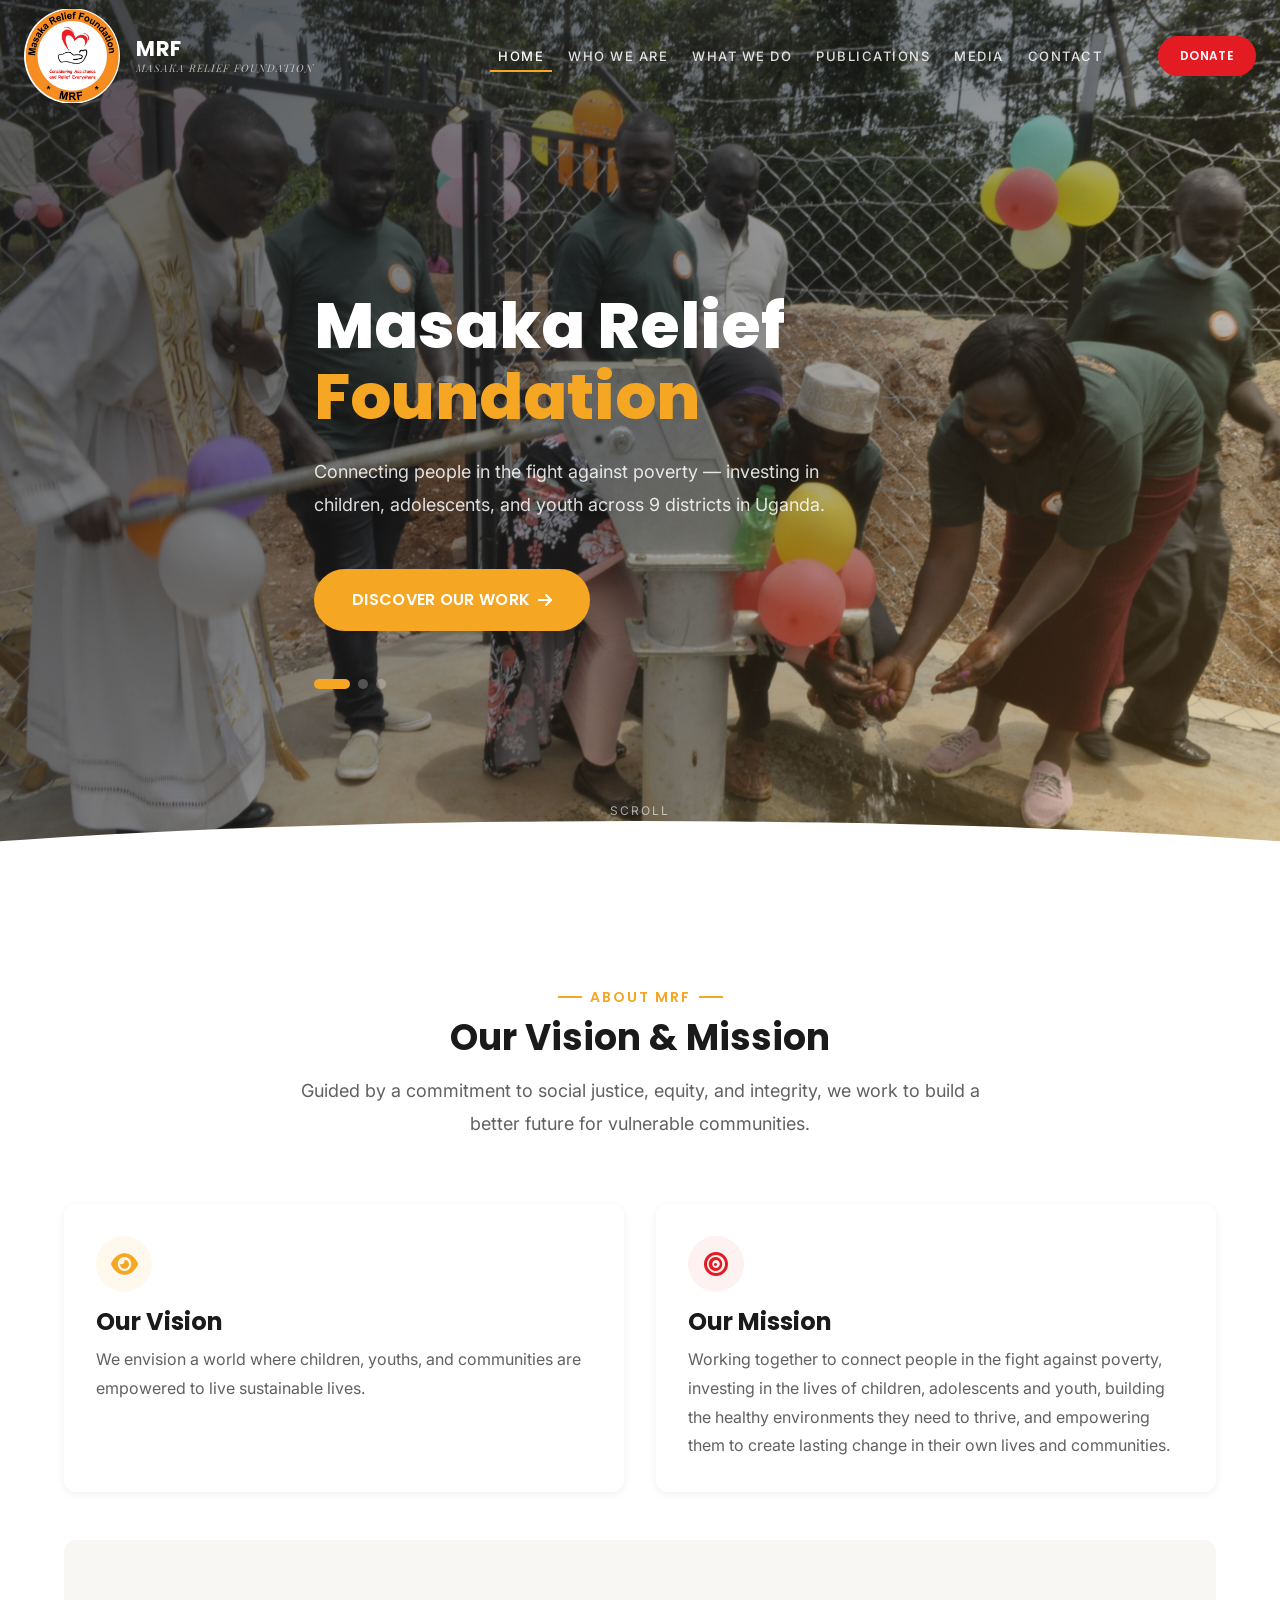
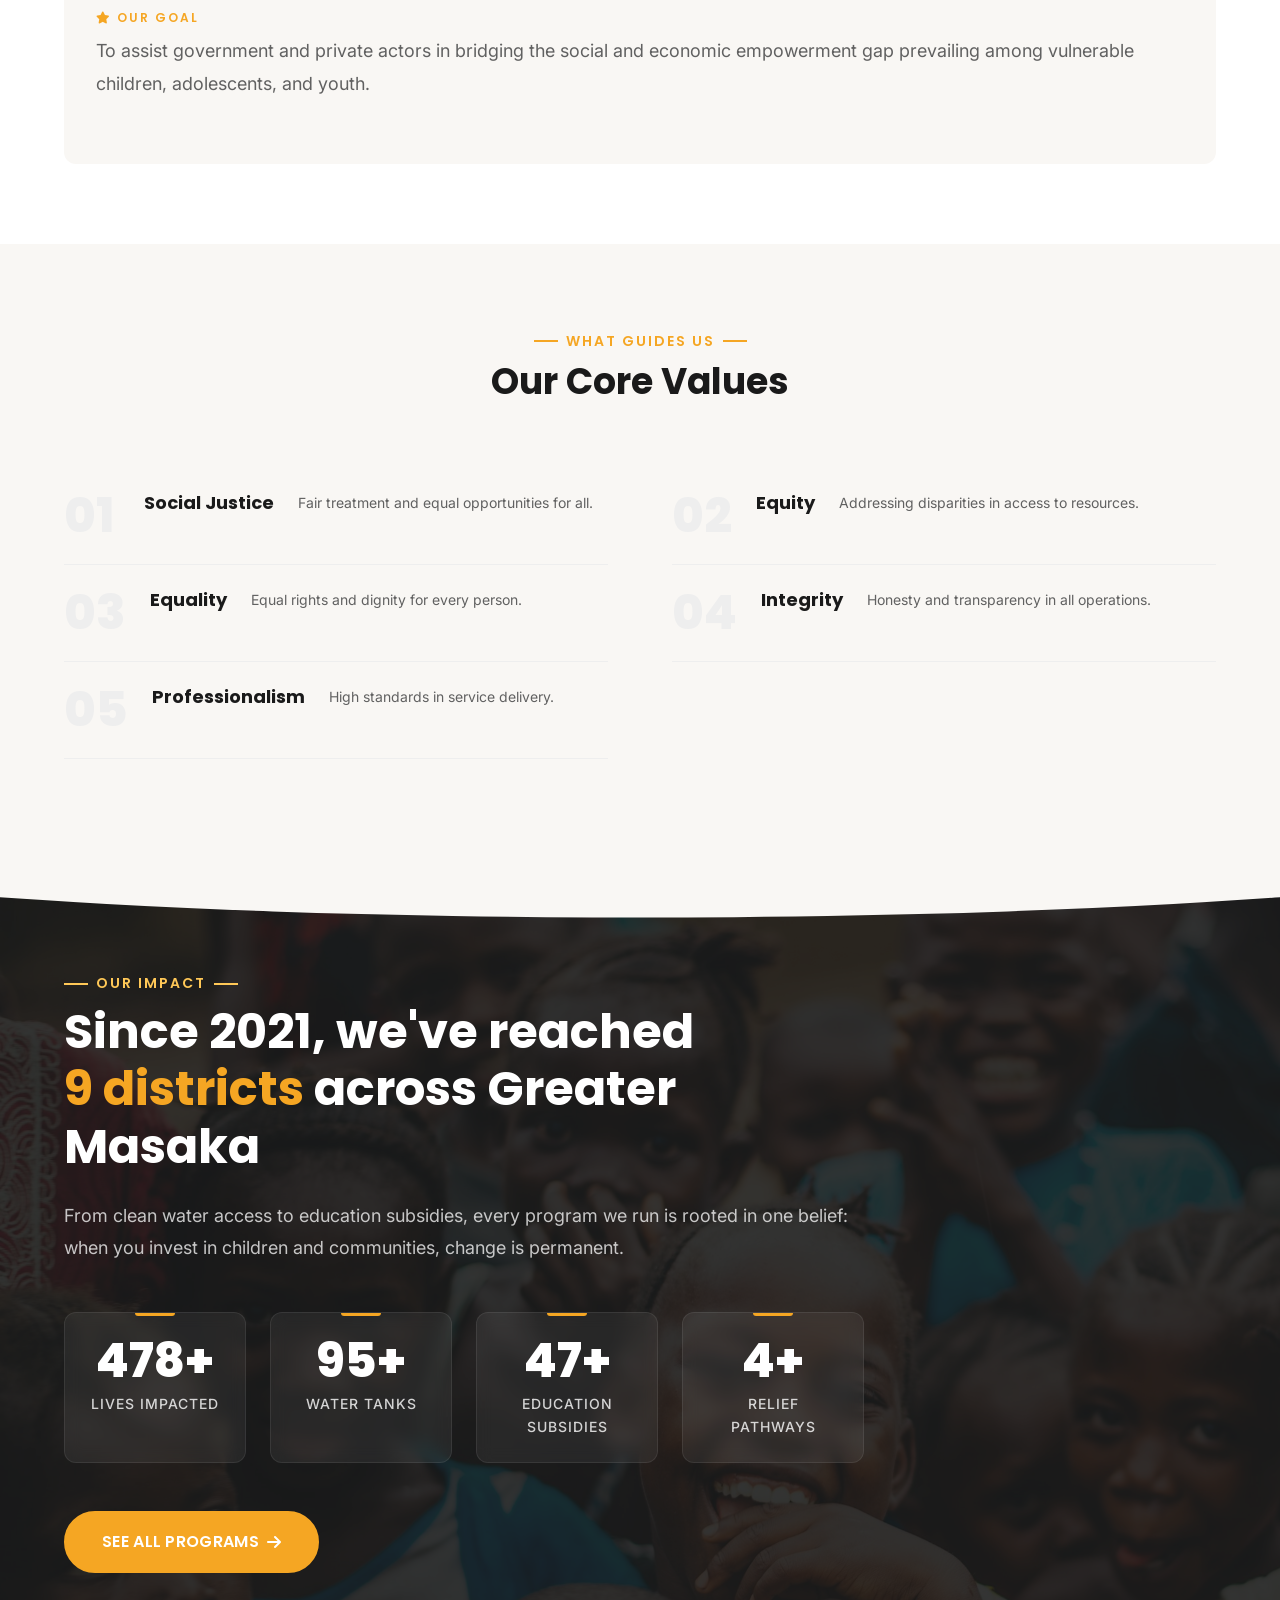
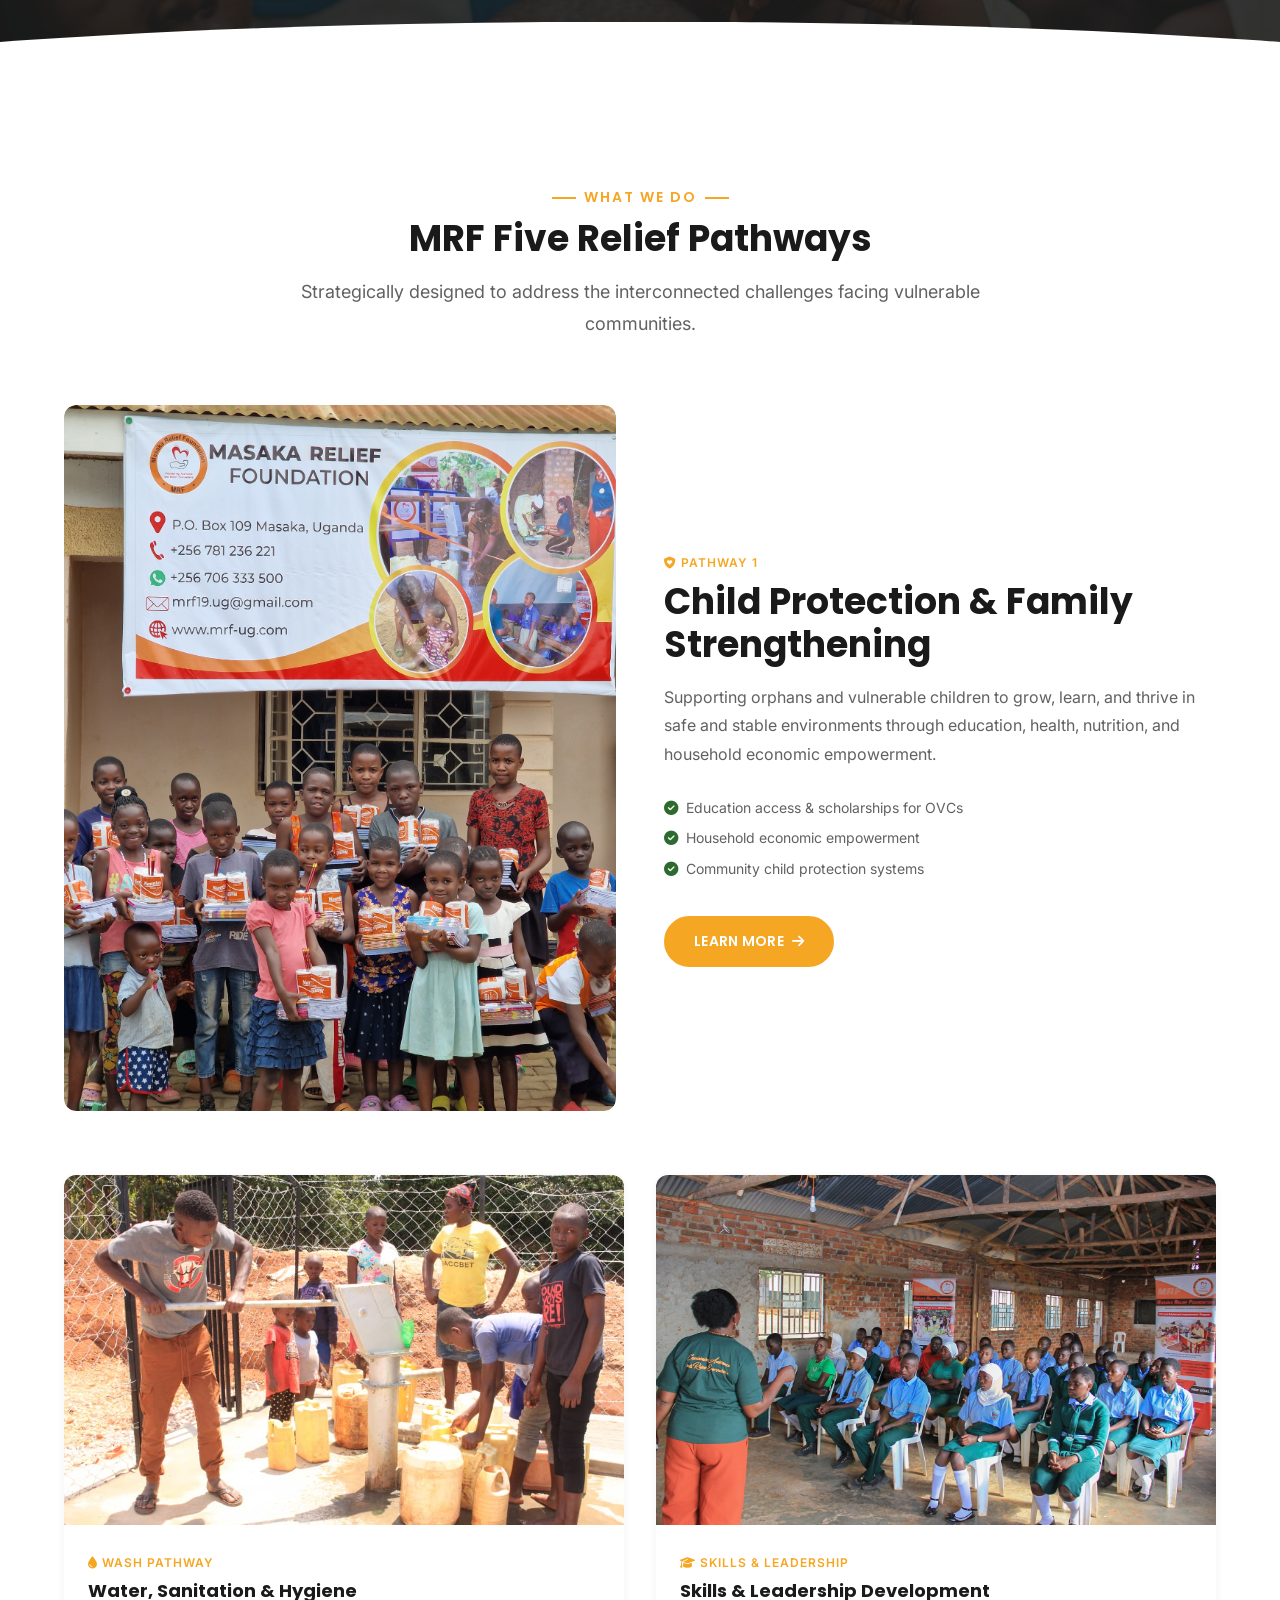
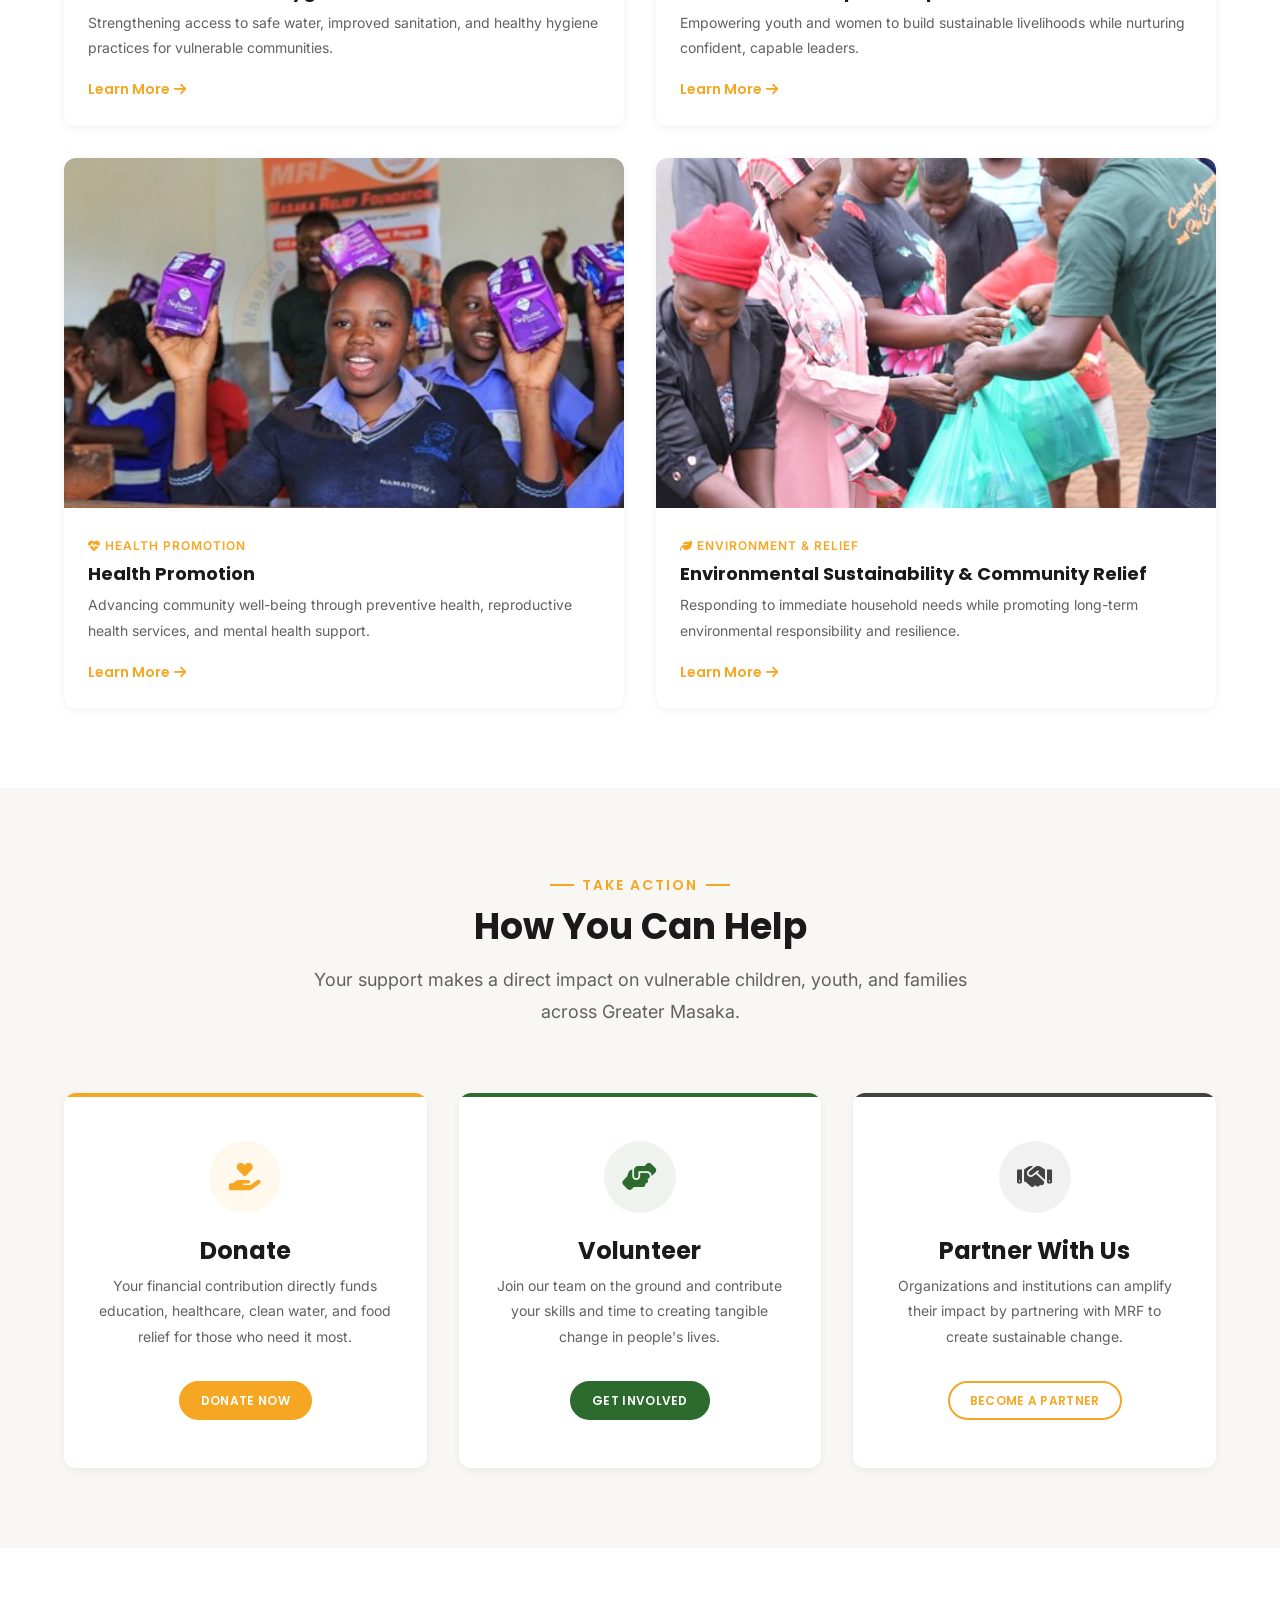
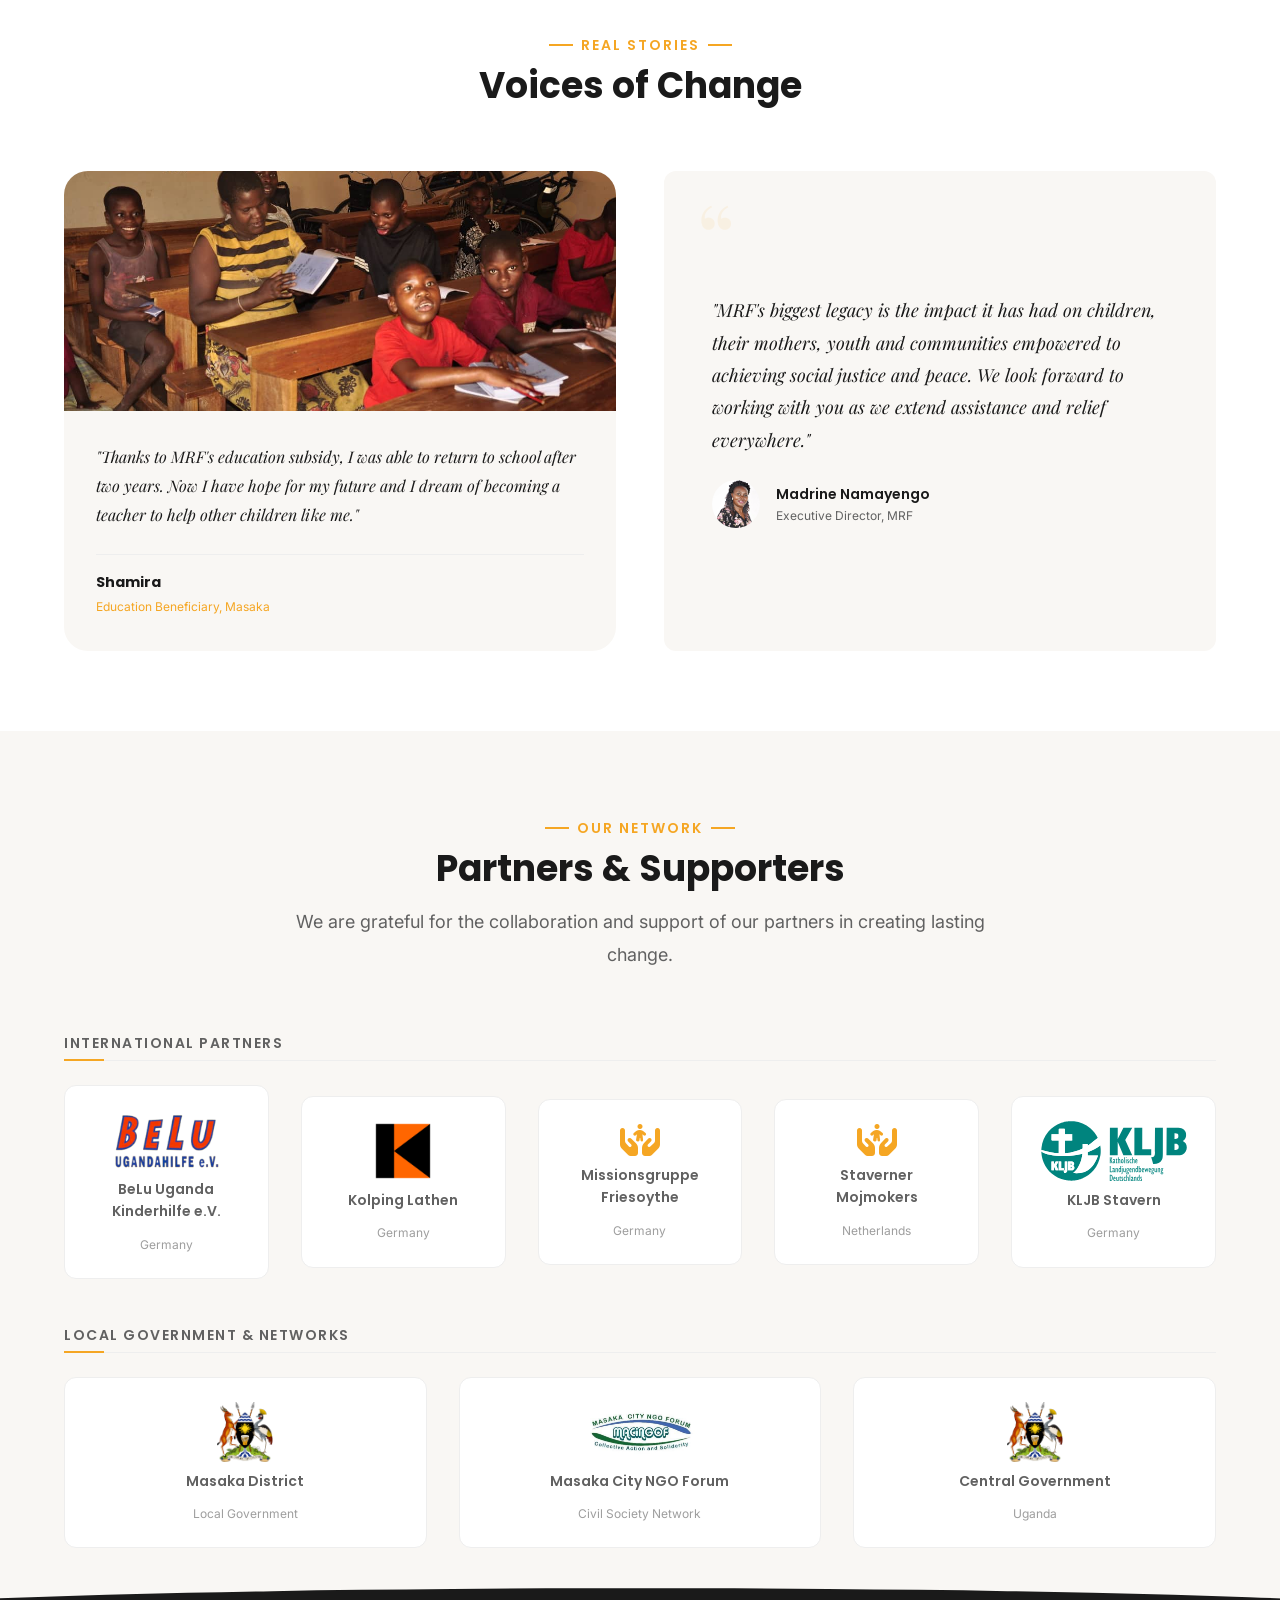
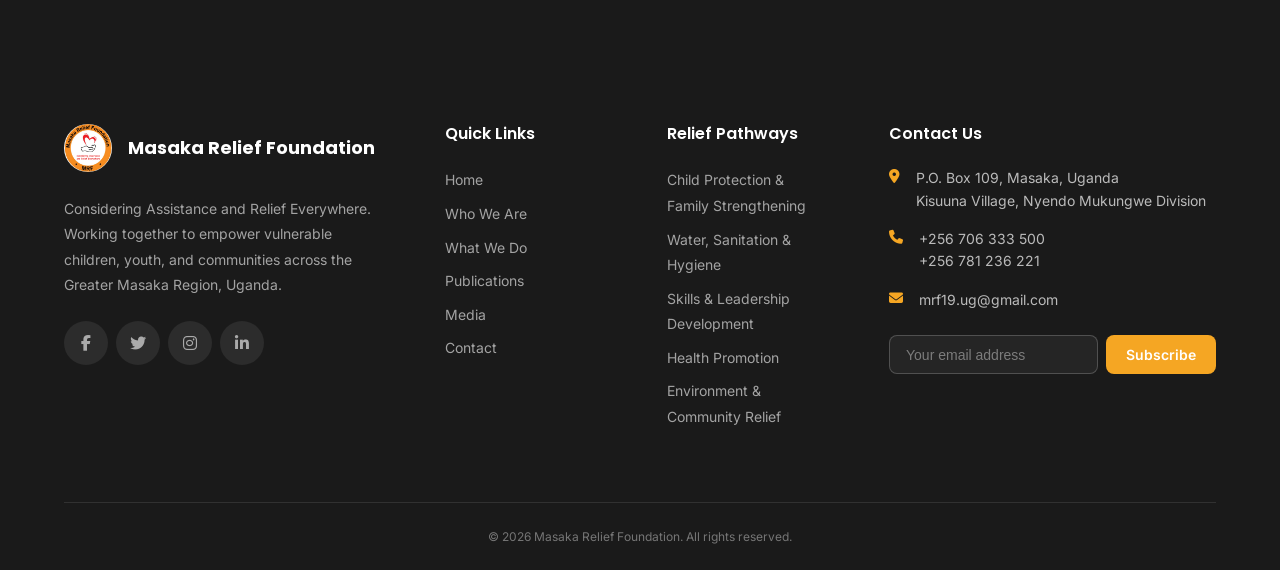
<file: index.html>
<!DOCTYPE html>
<html lang="en">
<head>
  <meta charset="UTF-8">
  <meta name="viewport" content="width=device-width, initial-scale=1.0, viewport-fit=cover">
  <title>Masaka Relief Foundation | Empowering Communities in Uganda</title>
  <meta name="description" content="Masaka Relief Foundation (MRF) empowers vulnerable children, youth, and communities across the Greater Masaka Region, Uganda through education, health, livelihoods, and environmental programs.">
  <meta property="og:title" content="Masaka Relief Foundation | Empowering Communities in Uganda">
  <meta property="og:description" content="Working together to connect people in the fight against poverty in Greater Masaka, Uganda.">
  <meta property="og:type" content="website">
  <meta property="og:image" content="https://mrf-uganda.org/assets/images/logo/mrf-logo.jpg">
  <meta property="og:url" content="https://mrf-uganda.org/">
  <link rel="canonical" href="https://mrf-uganda.org/">
  <link rel="icon" href="assets/images/logo/mrf-logo.jpg" type="image/jpeg">
  <link rel="stylesheet" href="https://cdnjs.cloudflare.com/ajax/libs/font-awesome/6.5.1/css/all.min.css">
  <link rel="stylesheet" href="assets/css/style.css">
  <script type="application/ld+json">
  {
    "@context": "https://schema.org",
    "@type": "NGO",
    "name": "Masaka Relief Foundation",
    "alternateName": "MRF",
    "url": "https://mrf-uganda.org",
    "logo": "https://mrf-uganda.org/assets/images/logo/mrf-logo.jpg",
    "description": "Masaka Relief Foundation empowers vulnerable children, youth, and communities across the Greater Masaka Region, Uganda through education, health, livelihoods, and environmental programs.",
    "address": {
      "@type": "PostalAddress",
      "addressLocality": "Masaka",
      "addressRegion": "Masaka District",
      "addressCountry": "UG"
    },
    "areaServed": "Greater Masaka Region, Uganda",
    "foundingDate": "2021",
    "sameAs": []
  }
  </script>
</head>
<body>
  <a href="#main-content" class="skip-link">Skip to main content</a>

  <!-- Header -->
  <header class="header" id="header">
    <div class="header__inner">
      <a href="index.html" class="header__logo">
        <img src="assets/images/logo/mrf-logo.jpg" alt="Masaka Relief Foundation Logo">
        <div class="header__logo-text">MRF <span>Masaka Relief Foundation</span></div>
      </a>
      <nav class="nav">
        <ul class="nav__list">
          <li><a href="index.html" class="nav__link active">Home</a></li>
          <li><a href="who-we-are.html" class="nav__link">Who We Are</a></li>
          <li><a href="what-we-do.html" class="nav__link">What We Do</a></li>
          <li><a href="publications.html" class="nav__link">Publications</a></li>
          <li><a href="media.html" class="nav__link">Media</a></li>
          <li><a href="contact.html" class="nav__link">Contact</a></li>
        </ul>
        <a href="contact.html#donate" class="btn btn--accent btn--sm btn--pill nav__donate">Donate</a>
      </nav>
      <button class="hamburger" id="hamburger" aria-label="Toggle navigation menu">
        <span class="hamburger__line"></span>
        <span class="hamburger__line"></span>
        <span class="hamburger__line"></span>
      </button>
    </div>
    <div class="nav-overlay" id="nav-overlay">
      <ul class="nav__list">
        <li><a href="index.html" class="nav__link active">Home</a></li>
        <li><a href="who-we-are.html" class="nav__link">Who We Are</a></li>
        <li><a href="what-we-do.html" class="nav__link">What We Do</a></li>
        <li><a href="publications.html" class="nav__link">Publications</a></li>
        <li><a href="media.html" class="nav__link">Media</a></li>
        <li><a href="contact.html" class="nav__link">Contact</a></li>
        <li><a href="contact.html#donate" class="btn btn--accent btn--pill mt-lg">Donate</a></li>
      </ul>
    </div>
  </header>

  <!-- Hero -->
  <section class="hero" id="hero">
    <div class="hero__slides">
      <div class="hero__slide active">
        <img src="assets/images/hero/borehole-launch.jpg" alt="MRF community borehole launch ceremony bringing clean water to Butaaya">
      </div>
      <div class="hero__slide">
        <img src="assets/images/hero/community-food-distribution.jpg" alt="MRF food distribution event supporting vulnerable families in Greater Masaka">
      </div>
      <div class="hero__slide">
        <img src="assets/images/hero/wash-water-tank-family.jpg" alt="Family receiving a water tank through MRF WASH program">
      </div>
    </div>
    <div class="hero__overlay"></div>
    <div class="container hero__content">
      <h1 class="hero__title">Masaka Relief<br><span>Foundation</span></h1>
      <p class="hero__desc">Connecting people in the fight against poverty — investing in children, adolescents, and youth across 9 districts in Uganda.</p>
      <div class="hero__actions">
        <a href="what-we-do.html" class="btn btn--primary btn--lg btn--pill">
          Discover Our Work <i class="fas fa-arrow-right"></i>
        </a>
      </div>
      <!-- Carousel dots -->
      <div class="hero__dots" aria-label="Slide indicators">
        <button class="hero__dot active" data-slide="0" aria-label="Slide 1"></button>
        <button class="hero__dot" data-slide="1" aria-label="Slide 2"></button>
        <button class="hero__dot" data-slide="2" aria-label="Slide 3"></button>
      </div>
    </div>
    <div class="hero__scroll">
      <span>Scroll</span>
      <div class="hero__scroll-line"></div>
    </div>
  </section>

  <!-- Main Content -->
  <main id="main-content">

    <!-- Vision, Mission & Goal -->
    <section class="section" id="about">
      <div class="container">
        <div class="section-header reveal">
          <span class="section-header__label">About MRF</span>
          <h2 class="section-header__title">Our Vision & Mission</h2>
          <p class="section-header__desc">Guided by a commitment to social justice, equity, and integrity, we work to build a better future for vulnerable communities.</p>
        </div>

        <div class="vision-mission reveal">
          <div class="vision-mission__card vision-mission__card--vision">
            <div class="vision-mission__icon">
              <i class="fas fa-eye"></i>
            </div>
            <div class="vision-mission__content">
              <h3>Our Vision</h3>
              <p>We envision a world where children, youths, and communities are empowered to live sustainable lives.</p>
            </div>
          </div>
          <div class="vision-mission__card vision-mission__card--mission">
            <div class="vision-mission__icon">
              <i class="fas fa-bullseye"></i>
            </div>
            <div class="vision-mission__content">
              <h3>Our Mission</h3>
              <p>Working together to connect people in the fight against poverty, investing in the lives of children, adolescents and youth, building the healthy environments they need to thrive, and empowering them to create lasting change in their own lives and communities.</p>
            </div>
          </div>
        </div>

        <div class="goal-banner reveal">
          <div class="goal-banner__accent"></div>
          <div class="goal-banner__content">
            <span class="goal-banner__label"><i class="fas fa-star"></i> Our Goal</span>
            <p>To assist government and private actors in bridging the social and economic empowerment gap prevailing among vulnerable children, adolescents, and youth.</p>
          </div>
        </div>
      </div>
    </section>

    <!-- Core Values — compact strip -->
    <section class="section section--alt">
      <div class="container">
        <div class="section-header reveal">
          <span class="section-header__label">What Guides Us</span>
          <h2 class="section-header__title">Our Core Values</h2>
        </div>

        <div class="values-strip reveal">
          <div class="values-strip__item">
            <div class="values-strip__icon"><i class="fas fa-scale-balanced"></i></div>
            <h4 class="values-strip__title">Social Justice</h4>
            <p class="values-strip__desc">Fair treatment and equal opportunities for all.</p>
          </div>
          <div class="values-strip__item">
            <div class="values-strip__icon"><i class="fas fa-handshake"></i></div>
            <h4 class="values-strip__title">Equity</h4>
            <p class="values-strip__desc">Addressing disparities in access to resources.</p>
          </div>
          <div class="values-strip__item">
            <div class="values-strip__icon"><i class="fas fa-equals"></i></div>
            <h4 class="values-strip__title">Equality</h4>
            <p class="values-strip__desc">Equal rights and dignity for every person.</p>
          </div>
          <div class="values-strip__item">
            <div class="values-strip__icon"><i class="fas fa-shield-halved"></i></div>
            <h4 class="values-strip__title">Integrity</h4>
            <p class="values-strip__desc">Honesty and transparency in all operations.</p>
          </div>
          <div class="values-strip__item">
            <div class="values-strip__icon"><i class="fas fa-award"></i></div>
            <h4 class="values-strip__title">Professionalism</h4>
            <p class="values-strip__desc">High standards in service delivery.</p>
          </div>
        </div>
      </div>
    </section>

    <!-- Impact Story — emotional anchor with real photo -->
    <section class="section section--dark impact-story">
      <div class="impact-story__bg">
        <img src="assets/images/backgrounds/impact-bg.jpg" alt="Smiling children in an African community" loading="lazy">
      </div>
      <div class="container">
        <div class="impact-story__content reveal">
          <span class="section-header__label">Our Impact</span>
          <h2 class="impact-story__title">Since 2021, we've reached<br><span class="impact-story__highlight">9 districts</span> across Greater Masaka</h2>
          <p class="impact-story__desc">From clean water access to education subsidies, every program we run is rooted in one belief: when you invest in children and communities, change is permanent.</p>
          <div class="impact-story__stats">
            <div class="impact-story__stat">
              <div class="stat__number" data-target="500">0</div>
              <div class="stat__label">Lives Impacted</div>
            </div>
            <div class="impact-story__stat">
              <div class="stat__number" data-target="100">0</div>
              <div class="stat__label">Water Tanks</div>
            </div>
            <div class="impact-story__stat">
              <div class="stat__number" data-target="50">0</div>
              <div class="stat__label">Education Subsidies</div>
            </div>
            <div class="impact-story__stat">
              <div class="stat__number" data-target="5">0</div>
              <div class="stat__label">Relief Pathways</div>
            </div>
          </div>
          <a href="what-we-do.html" class="btn btn--primary btn--lg btn--pill">
            See All Programs <i class="fas fa-arrow-right"></i>
          </a>
        </div>
      </div>
    </section>

    <!-- Programs Overview — featured + grid -->
    <section class="section">
      <div class="container">
        <div class="section-header reveal">
          <span class="section-header__label">What We Do</span>
          <h2 class="section-header__title">MRF Five Relief Pathways</h2>
          <p class="section-header__desc">Strategically designed to address the interconnected challenges facing vulnerable communities.</p>
        </div>

        <!-- Featured pathway -->
        <div class="program-featured reveal">
          <div class="program-featured__image">
            <img src="assets/images/programs/child-youth/education-subsidy-3.jpg" alt="Children receiving education supplies from Masaka Relief Foundation" loading="lazy">
          </div>
          <div class="program-featured__body">
            <span class="card__label"><i class="fas fa-shield-heart"></i> Pathway 1</span>
            <h3 class="program-featured__title">Child Protection & Family Strengthening</h3>
            <p>Supporting orphans and vulnerable children to grow, learn, and thrive in safe and stable environments through education, health, nutrition, and household economic empowerment.</p>
            <ul class="program-featured__highlights">
              <li><i class="fas fa-check-circle"></i> Education access & scholarships for OVCs</li>
              <li><i class="fas fa-check-circle"></i> Household economic empowerment</li>
              <li><i class="fas fa-check-circle"></i> Community child protection systems</li>
            </ul>
            <a href="what-we-do.html#child-protection" class="btn btn--primary btn--pill">
              Learn More <i class="fas fa-arrow-right"></i>
            </a>
          </div>
        </div>

        <!-- Other 4 pathways -->
        <div class="grid grid--2 reveal program-grid">
          <article class="card">
            <div class="card__image">
              <img src="assets/images/programs/community-health/borehole-1.jpg" alt="Community borehole construction for clean water access" loading="lazy">
            </div>
            <div class="card__body">
              <span class="card__label"><i class="fas fa-droplet"></i> WASH Pathway</span>
              <h3 class="card__title">Water, Sanitation & Hygiene</h3>
              <p class="card__desc">Strengthening access to safe water, improved sanitation, and healthy hygiene practices for vulnerable communities.</p>
              <a href="what-we-do.html#wash" class="card__link">Learn More <i class="fas fa-arrow-right"></i></a>
            </div>
          </article>

          <article class="card">
            <div class="card__image">
              <img src="assets/images/programs/livelihoods/skills-training-session.jpg" alt="MRF trainer conducting skills and leadership session for youth in Masaka" loading="lazy">
            </div>
            <div class="card__body">
              <span class="card__label"><i class="fas fa-graduation-cap"></i> Skills & Leadership</span>
              <h3 class="card__title">Skills & Leadership Development</h3>
              <p class="card__desc">Empowering youth and women to build sustainable livelihoods while nurturing confident, capable leaders.</p>
              <a href="what-we-do.html#skills-leadership" class="card__link">Learn More <i class="fas fa-arrow-right"></i></a>
            </div>
          </article>

          <article class="card">
            <div class="card__image">
              <img src="assets/images/programs/health-promotion/sanitary-pads-distribution.jpg" alt="MRF distributing sanitary pads to schoolgirls in Masaka" loading="lazy">
            </div>
            <div class="card__body">
              <span class="card__label"><i class="fas fa-heart-pulse"></i> Health Promotion</span>
              <h3 class="card__title">Health Promotion</h3>
              <p class="card__desc">Advancing community well-being through preventive health, reproductive health services, and mental health support.</p>
              <a href="what-we-do.html#health-promotion" class="card__link">Learn More <i class="fas fa-arrow-right"></i></a>
            </div>
          </article>

          <article class="card">
            <div class="card__image">
              <img src="assets/images/programs/environment/community-environment.jpg" alt="Environmental sustainability and community relief" loading="lazy">
            </div>
            <div class="card__body">
              <span class="card__label"><i class="fas fa-leaf"></i> Environment & Relief</span>
              <h3 class="card__title">Environmental Sustainability & Community Relief</h3>
              <p class="card__desc">Responding to immediate household needs while promoting long-term environmental responsibility and resilience.</p>
              <a href="what-we-do.html#environment-relief" class="card__link">Learn More <i class="fas fa-arrow-right"></i></a>
            </div>
          </article>
        </div>
      </div>
    </section>

    <!-- How to Help — no inline styles -->
    <section class="section section--alt">
      <div class="container">
        <div class="section-header reveal">
          <span class="section-header__label">Take Action</span>
          <h2 class="section-header__title">How You Can Help</h2>
          <p class="section-header__desc">Your support makes a direct impact on vulnerable children, youth, and families across Greater Masaka.</p>
        </div>

        <div class="grid grid--3 reveal">
          <div class="action-card action-card--donate">
            <div class="action-card__icon">
              <i class="fas fa-hand-holding-heart"></i>
            </div>
            <h3 class="action-card__title">Donate</h3>
            <p class="action-card__desc">Your financial contribution directly funds education, healthcare, clean water, and food relief for those who need it most.</p>
            <a href="contact.html#donate" class="btn btn--primary btn--sm btn--pill">Donate Now</a>
          </div>

          <div class="action-card action-card--volunteer">
            <div class="action-card__icon">
              <i class="fas fa-hands-helping"></i>
            </div>
            <h3 class="action-card__title">Volunteer</h3>
            <p class="action-card__desc">Join our team on the ground and contribute your skills and time to creating tangible change in people's lives.</p>
            <a href="contact.html" class="btn btn--green btn--sm btn--pill">Get Involved</a>
          </div>

          <div class="action-card action-card--partner">
            <div class="action-card__icon">
              <i class="fas fa-handshake"></i>
            </div>
            <h3 class="action-card__title">Partner With Us</h3>
            <p class="action-card__desc">Organizations and institutions can amplify their impact by partnering with MRF to create sustainable change.</p>
            <a href="contact.html" class="btn btn--secondary btn--sm btn--pill">Become a Partner</a>
          </div>
        </div>
      </div>
    </section>

    <!-- Testimonial — beneficiary story + ED -->
    <section class="section">
      <div class="container">
        <div class="section-header reveal">
          <span class="section-header__label">Real Stories</span>
          <h2 class="section-header__title">Voices of Change</h2>
        </div>

        <div class="testimonial-split reveal">
          <!-- Beneficiary story -->
          <div class="testimonial-card">
            <div class="testimonial-card__image">
              <img src="assets/images/testimonials/shamira-after.jpg" alt="Shamira, education beneficiary" loading="lazy">
            </div>
            <div class="testimonial-card__body">
              <p class="testimonial-card__text">"Thanks to MRF's education subsidy, I was able to return to school after two years. Now I have hope for my future and I dream of becoming a teacher to help other children like me."</p>
              <div class="testimonial-card__author">
                <strong>Shamira</strong>
                <span>Education Beneficiary, Masaka</span>
              </div>
            </div>
          </div>

          <!-- ED quote -->
          <div class="quote quote--compact">
            <p class="quote__text">"MRF's biggest legacy is the impact it has had on children, their mothers, youth and communities empowered to achieving social justice and peace. We look forward to working with you as we extend assistance and relief everywhere."</p>
            <div class="quote__author">
              <div class="quote__author-photo">
                <img src="assets/images/team/madrine-namayengo.jpg" alt="Madrine Namayengo, Executive Director">
              </div>
              <div>
                <div class="quote__author-name">Madrine Namayengo</div>
                <div class="quote__author-title">Executive Director, MRF</div>
              </div>
            </div>
          </div>
        </div>
      </div>
    </section>

    <!-- Partners — clean, no inline styles -->
    <section class="section section--alt">
      <div class="container">
        <div class="section-header reveal">
          <span class="section-header__label">Our Network</span>
          <h2 class="section-header__title">Partners & Supporters</h2>
          <p class="section-header__desc">We are grateful for the collaboration and support of our partners in creating lasting change.</p>
        </div>

        <div class="reveal">
          <h4 class="partner-section__heading">International Partners</h4>
          <div class="partners-grid partners-grid--featured">
            <div class="partner-logo">
              <img src="assets/images/partners/belu-uganda.png" alt="BeLu Uganda Kinderhilfe e.V. logo" class="partner-logo__img">
              <div class="partner-logo__name">BeLu Uganda Kinderhilfe e.V.</div>
              <div class="partner-logo__origin">Germany</div>
            </div>
            <div class="partner-logo">
              <img src="assets/images/partners/kolping.png" alt="Kolping Lathen logo" class="partner-logo__img">
              <div class="partner-logo__name">Kolping Lathen</div>
              <div class="partner-logo__origin">Germany</div>
            </div>
            <div class="partner-logo">
              <div class="partner-logo__name"><i class="fas fa-hands-holding-child" style="display:block; font-size:2rem; color:var(--color-primary); margin-bottom:0.5rem;"></i>Missionsgruppe Friesoythe</div>
              <div class="partner-logo__origin">Germany</div>
            </div>
            <div class="partner-logo">
              <div class="partner-logo__name"><i class="fas fa-hands-holding-child" style="display:block; font-size:2rem; color:var(--color-primary); margin-bottom:0.5rem;"></i>Staverner Mojmokers</div>
              <div class="partner-logo__origin">Netherlands</div>
            </div>
            <div class="partner-logo">
              <img src="assets/images/partners/kljb.svg" alt="KLJB Stavern logo" class="partner-logo__img">
              <div class="partner-logo__name">KLJB Stavern</div>
              <div class="partner-logo__origin">Germany</div>
            </div>
          </div>

          <h4 class="partner-section__heading">Local Government & Networks</h4>
          <div class="partners-grid">
            <div class="partner-logo">
              <img src="assets/images/partners/Coat_of_arms_of_Uganda.svg.png" alt="Uganda Coat of Arms" class="partner-logo__img">
              <div class="partner-logo__name">Masaka District</div>
              <div class="partner-logo__origin">Local Government</div>
            </div>
            <div class="partner-logo">
              <img src="assets/images/partners/masaka_city_ngo_forum.jpeg" alt="Masaka City NGO Forum (MACINGOF) logo" class="partner-logo__img">
              <div class="partner-logo__name">Masaka City NGO Forum</div>
              <div class="partner-logo__origin">Civil Society Network</div>
            </div>
            <div class="partner-logo">
              <img src="assets/images/partners/Coat_of_arms_of_Uganda.svg.png" alt="Uganda Coat of Arms" class="partner-logo__img">
              <div class="partner-logo__name">Central Government</div>
              <div class="partner-logo__origin">Uganda</div>
            </div>
          </div>
        </div>
      </div>
    </section>
  </main>

  <!-- Footer -->
  <footer class="footer">
    <div class="container">
      <div class="footer__grid">
        <div class="footer__brand">
          <div class="footer__logo">
            <img src="assets/images/logo/mrf-logo.jpg" alt="MRF Logo">
            <span class="footer__logo-text">Masaka Relief Foundation</span>
          </div>
          <p>Considering Assistance and Relief Everywhere. Working together to empower vulnerable children, youth, and communities across the Greater Masaka Region, Uganda.</p>
          <div class="footer__social">
            <a href="#" aria-label="Facebook"><i class="fab fa-facebook-f"></i></a>
            <a href="#" aria-label="Twitter"><i class="fab fa-twitter"></i></a>
            <a href="#" aria-label="Instagram"><i class="fab fa-instagram"></i></a>
            <a href="#" aria-label="LinkedIn"><i class="fab fa-linkedin-in"></i></a>
          </div>
        </div>
        <div>
          <h4 class="footer__heading">Quick Links</h4>
          <ul class="footer__links">
            <li><a href="index.html">Home</a></li>
            <li><a href="who-we-are.html">Who We Are</a></li>
            <li><a href="what-we-do.html">What We Do</a></li>
            <li><a href="publications.html">Publications</a></li>
            <li><a href="media.html">Media</a></li>
            <li><a href="contact.html">Contact</a></li>
          </ul>
        </div>
        <div>
          <h4 class="footer__heading">Relief Pathways</h4>
          <ul class="footer__links">
            <li><a href="what-we-do.html#child-protection">Child Protection & Family Strengthening</a></li>
            <li><a href="what-we-do.html#wash">Water, Sanitation & Hygiene</a></li>
            <li><a href="what-we-do.html#skills-leadership">Skills & Leadership Development</a></li>
            <li><a href="what-we-do.html#health-promotion">Health Promotion</a></li>
            <li><a href="what-we-do.html#environment-relief">Environment & Community Relief</a></li>
          </ul>
        </div>
        <div>
          <h4 class="footer__heading">Contact Us</h4>
          <div class="footer__contact-item">
            <i class="fas fa-location-dot"></i>
            <span>P.O. Box 109, Masaka, Uganda<br>Kisuuna Village, Nyendo Mukungwe Division</span>
          </div>
          <div class="footer__contact-item">
            <i class="fas fa-phone"></i>
            <span>+256 706 333 500<br>+256 781 236 221</span>
          </div>
          <div class="footer__contact-item">
            <i class="fas fa-envelope"></i>
            <span>mrf19.ug@gmail.com</span>
          </div>
          <div class="newsletter mt-lg">
            <input type="email" placeholder="Your email address" aria-label="Email for newsletter">
            <button type="button">Subscribe</button>
          </div>
        </div>
      </div>
      <div class="footer__bottom">
        &copy; 2026 Masaka Relief Foundation. All rights reserved.
      </div>
    </div>
  </footer>

  <script src="assets/js/main.js"></script>
</body>
</html>
</file>
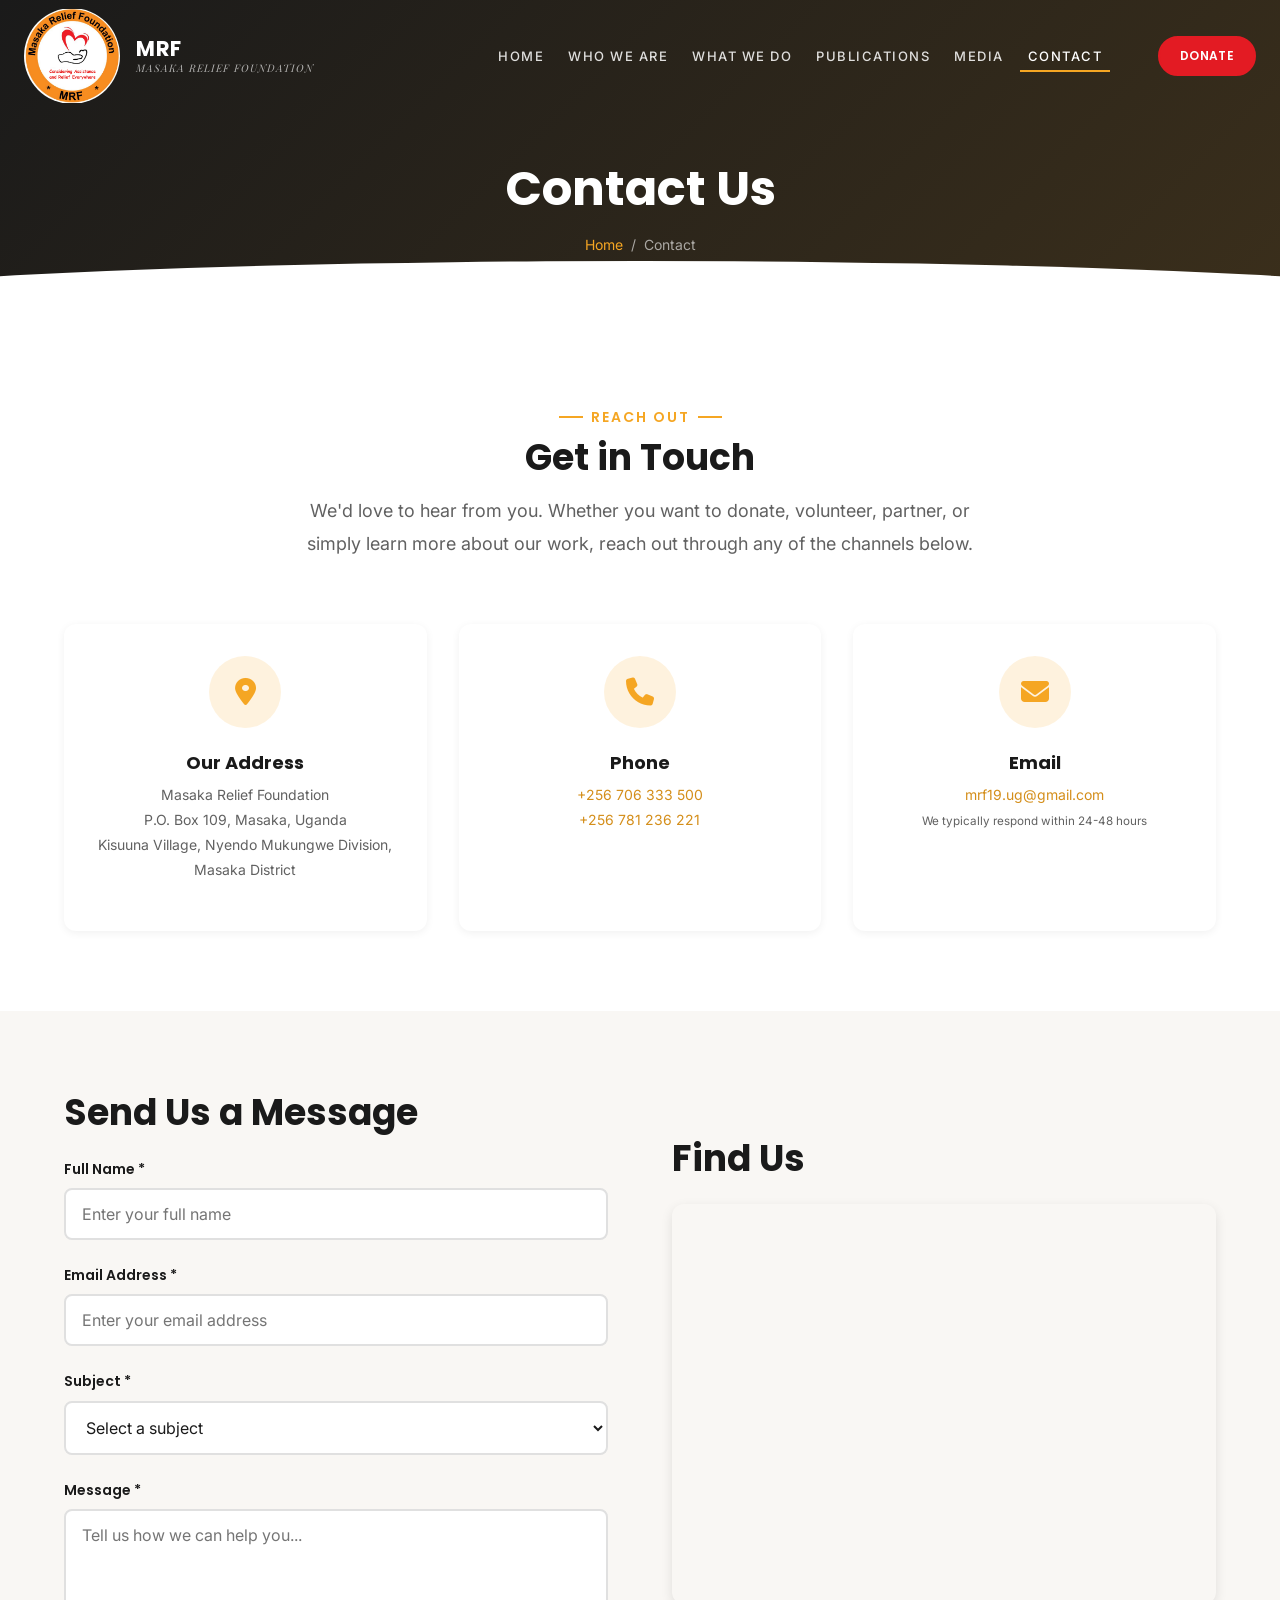
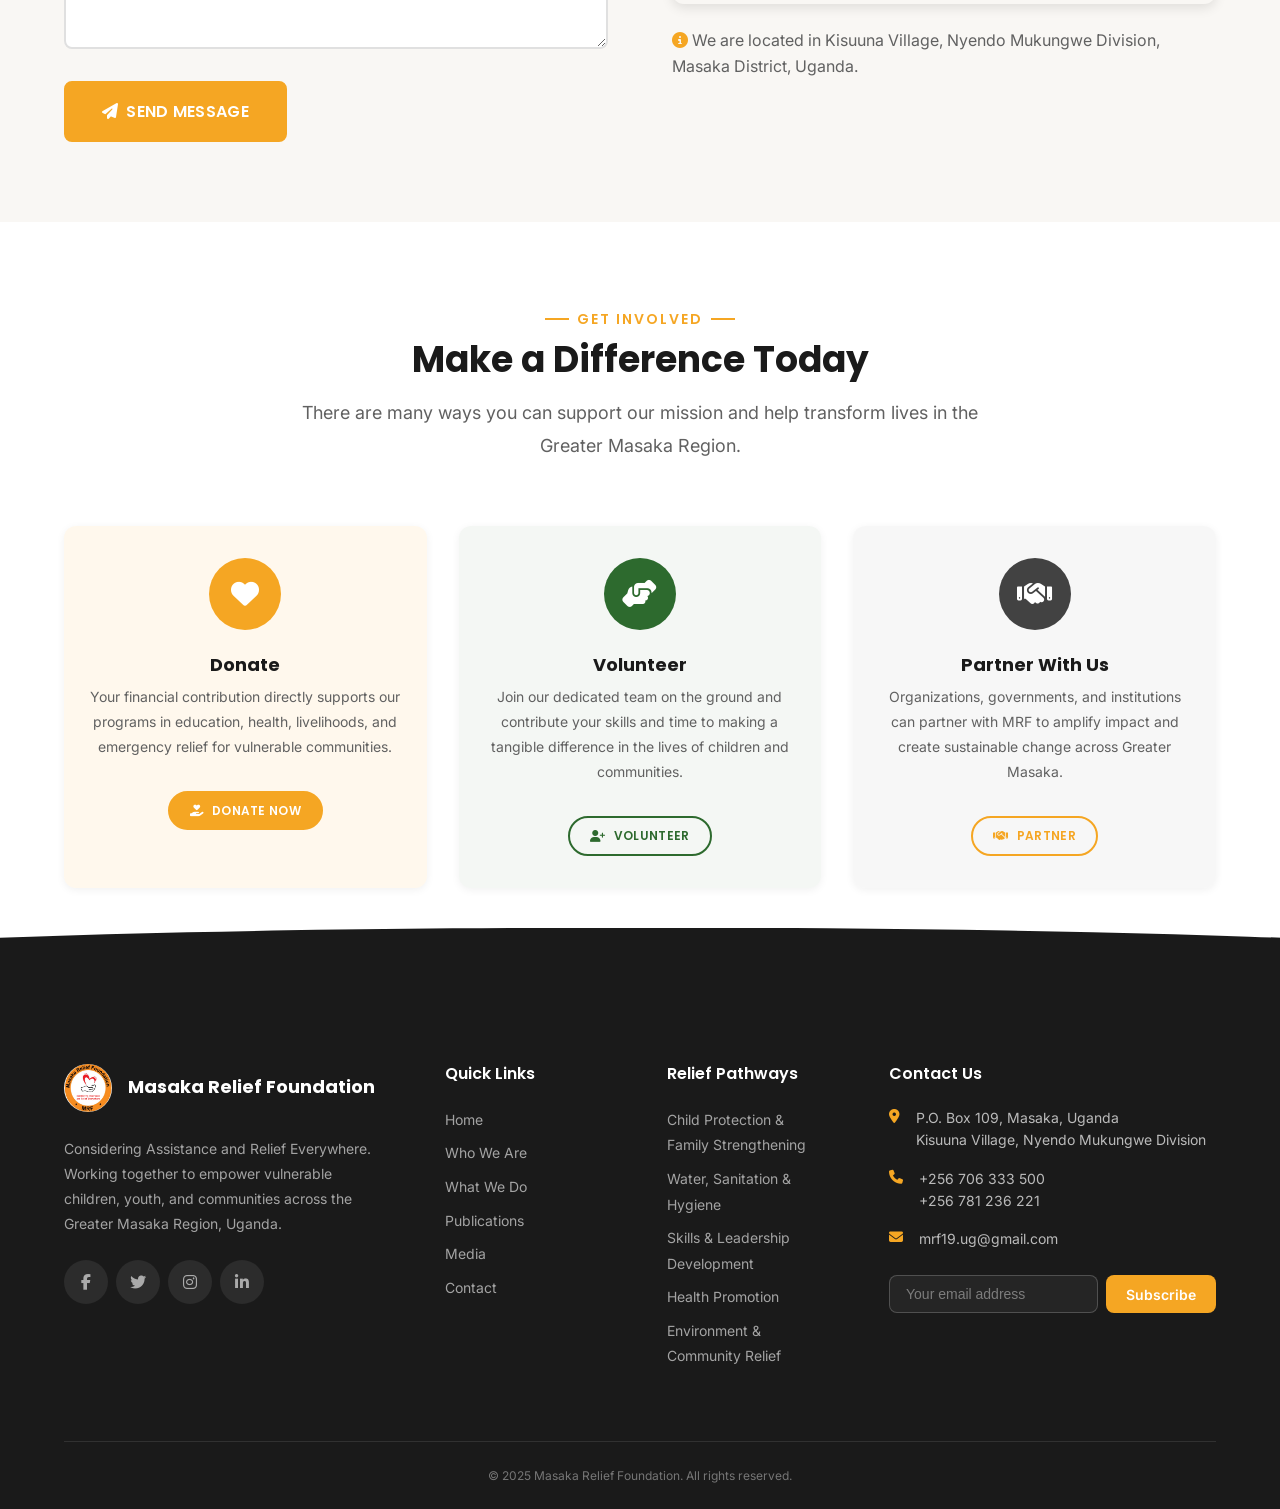
<file: contact.html>
<!DOCTYPE html>
<html lang="en">
<head>
  <meta charset="UTF-8">
  <meta name="viewport" content="width=device-width, initial-scale=1.0, viewport-fit=cover">
  <title>Contact Us | Masaka Relief Foundation</title>
  <meta name="description" content="Get in touch with Masaka Relief Foundation. Reach out to donate, volunteer, partner, or learn more about our work in Greater Masaka, Uganda.">
  <meta property="og:title" content="Contact Us | Masaka Relief Foundation">
  <meta property="og:description" content="Reach out to MRF to donate, volunteer, or partner with us.">
  <meta property="og:type" content="website">
  <meta property="og:image" content="https://mrf-uganda.org/assets/images/logo/mrf-logo.jpg">
  <meta property="og:url" content="https://mrf-uganda.org/contact.html">
  <link rel="canonical" href="https://mrf-uganda.org/contact.html">
  <link rel="icon" href="assets/images/logo/mrf-logo.jpg" type="image/jpeg">
  <link rel="stylesheet" href="https://cdnjs.cloudflare.com/ajax/libs/font-awesome/6.5.1/css/all.min.css">
  <link rel="stylesheet" href="assets/css/style.css">
</head>
<body>
  <a href="#main-content" class="skip-link">Skip to main content</a>

  <!-- Header -->
  <header class="header scrolled" id="header">
    <div class="header__inner">
      <a href="index.html" class="header__logo">
        <img src="assets/images/logo/mrf-logo.jpg" alt="MRF Logo">
        <div class="header__logo-text">MRF <span>Masaka Relief Foundation</span></div>
      </a>
      <nav class="nav">
        <ul class="nav__list">
          <li><a href="index.html" class="nav__link">Home</a></li>
          <li><a href="who-we-are.html" class="nav__link">Who We Are</a></li>
          <li><a href="what-we-do.html" class="nav__link">What We Do</a></li>
          <li><a href="publications.html" class="nav__link">Publications</a></li>
          <li><a href="media.html" class="nav__link">Media</a></li>
          <li><a href="contact.html" class="nav__link active">Contact</a></li>
        </ul>
        <a href="#donate" class="btn btn--accent btn--sm btn--pill nav__donate">Donate</a>
      </nav>
      <button class="hamburger" id="hamburger" aria-label="Toggle navigation">
        <span class="hamburger__line"></span>
        <span class="hamburger__line"></span>
        <span class="hamburger__line"></span>
      </button>
    </div>
    <div class="nav-overlay" id="nav-overlay">
      <ul class="nav__list">
        <li><a href="index.html" class="nav__link">Home</a></li>
        <li><a href="who-we-are.html" class="nav__link">Who We Are</a></li>
        <li><a href="what-we-do.html" class="nav__link">What We Do</a></li>
        <li><a href="publications.html" class="nav__link">Publications</a></li>
        <li><a href="media.html" class="nav__link">Media</a></li>
        <li><a href="contact.html" class="nav__link active">Contact</a></li>
        <li><a href="#donate" class="btn btn--accent btn--pill mt-lg">Donate</a></li>
      </ul>
    </div>
  </header>

  <!-- Page Header -->
  <section class="page-header">
    <div class="container page-header__content">
      <h1 class="page-header__title">Contact Us</h1>
      <div class="page-header__breadcrumb">
        <a href="index.html">Home</a>
        <span>/</span>
        <span>Contact</span>
      </div>
    </div>
  </section>

  <!-- Main Content -->
  <main id="main-content">

    <!-- Contact Info Cards -->
    <section class="section">
      <div class="container">
        <div class="section-header reveal">
          <span class="section-header__label">Reach Out</span>
          <h2 class="section-header__title">Get in Touch</h2>
          <p class="section-header__desc">We'd love to hear from you. Whether you want to donate, volunteer, partner, or simply learn more about our work, reach out through any of the channels below.</p>
        </div>

        <div class="grid grid--3 reveal">
          <div class="icon-card">
            <div class="icon-card__icon">
              <i class="fas fa-location-dot"></i>
            </div>
            <h3 class="icon-card__title">Our Address</h3>
            <p class="icon-card__desc">
              Masaka Relief Foundation<br>
              P.O. Box 109, Masaka, Uganda<br>
              Kisuuna Village, Nyendo Mukungwe Division, Masaka District
            </p>
          </div>

          <div class="icon-card">
            <div class="icon-card__icon">
              <i class="fas fa-phone"></i>
            </div>
            <h3 class="icon-card__title">Phone</h3>
            <p class="icon-card__desc">
              <a href="tel:+256706333500">+256 706 333 500</a><br>
              <a href="tel:+256781236221">+256 781 236 221</a>
            </p>
          </div>

          <div class="icon-card">
            <div class="icon-card__icon">
              <i class="fas fa-envelope"></i>
            </div>
            <h3 class="icon-card__title">Email</h3>
            <p class="icon-card__desc">
              <a href="mailto:mrf19.ug@gmail.com">mrf19.ug@gmail.com</a><br>
              <small class="text-muted">We typically respond within 24-48 hours</small>
            </p>
          </div>
        </div>
      </div>
    </section>

    <!-- Contact Form + Map -->
    <section class="section section--alt">
      <div class="container">
        <div class="split reveal">
          <!-- Form -->
          <div>
            <h2 class="mb-lg">Send Us a Message</h2>
            <form id="contact-form" novalidate>
              <div class="form-group">
                <label for="name">Full Name *</label>
                <input type="text" id="name" name="name" placeholder="Enter your full name" required>
              </div>
              <div class="form-group">
                <label for="email">Email Address *</label>
                <input type="email" id="email" name="email" placeholder="Enter your email address" required>
              </div>
              <div class="form-group">
                <label for="subject">Subject *</label>
                <select id="subject" name="subject" required>
                  <option value="" disabled selected>Select a subject</option>
                  <option value="general">General Inquiry</option>
                  <option value="volunteering">Volunteering</option>
                  <option value="partnership">Partnership</option>
                  <option value="donation">Donation</option>
                  <option value="other">Other</option>
                </select>
              </div>
              <div class="form-group">
                <label for="message">Message *</label>
                <textarea id="message" name="message" placeholder="Tell us how we can help you..." required></textarea>
              </div>
              <button type="submit" class="btn btn--primary btn--lg">
                <i class="fas fa-paper-plane"></i> Send Message
              </button>
            </form>
            <!-- Success message (hidden by default) -->
            <div id="form-success" style="display:none;" class="text-center" role="alert">
              <div style="padding: 3rem 2rem;">
                <i class="fas fa-check-circle text-primary" style="font-size: 3rem; margin-bottom: 1rem; display: block;"></i>
                <h3>Thank You!</h3>
                <p class="text-muted mt-md">Your message has been received. We'll get back to you within 24-48 hours.</p>
                <a href="index.html" class="btn btn--primary btn--pill mt-lg">Back to Home</a>
              </div>
            </div>
          </div>

          <!-- Map -->
          <div>
            <h2 class="mb-lg">Find Us</h2>
            <div class="map-container">
              <iframe
                src="https://maps.google.com/maps?q=JPHV%2BCQW+Masaka,+Uganda&t=&z=16&ie=UTF8&iwloc=&output=embed"
                allowfullscreen=""
                loading="lazy"
                referrerpolicy="no-referrer-when-downgrade"
                title="MRF Location - Masaka, Uganda">
              </iframe>
            </div>
            <div class="mt-lg">
              <p class="text-muted"><i class="fas fa-info-circle text-primary"></i> We are located in Kisuuna Village, Nyendo Mukungwe Division, Masaka District, Uganda.</p>
            </div>
          </div>
        </div>
      </div>
    </section>

    <!-- Get Involved -->
    <section class="section" id="donate">
      <div class="container">
        <div class="section-header reveal">
          <span class="section-header__label">Get Involved</span>
          <h2 class="section-header__title">Make a Difference Today</h2>
          <p class="section-header__desc">There are many ways you can support our mission and help transform lives in the Greater Masaka Region.</p>
        </div>

        <div class="grid grid--3 reveal">
          <!-- Donate -->
          <div class="icon-card" style="border-color: var(--color-primary); background: var(--color-primary-50);">
            <div class="icon-card__icon" style="background: var(--color-primary); color: white;">
              <i class="fas fa-heart"></i>
            </div>
            <h3 class="icon-card__title">Donate</h3>
            <p class="icon-card__desc">Your financial contribution directly supports our programs in education, health, livelihoods, and emergency relief for vulnerable communities.</p>
            <a href="mailto:mrf19.ug@gmail.com?subject=Donation Inquiry" class="btn btn--primary btn--pill btn--sm mt-md">
              <i class="fas fa-hand-holding-heart"></i> Donate Now
            </a>
          </div>

          <!-- Volunteer -->
          <div class="icon-card" style="border-color: var(--color-green); background: rgba(45, 106, 46, 0.05);">
            <div class="icon-card__icon" style="background: var(--color-green); color: white;">
              <i class="fas fa-hands-helping"></i>
            </div>
            <h3 class="icon-card__title">Volunteer</h3>
            <p class="icon-card__desc">Join our dedicated team on the ground and contribute your skills and time to making a tangible difference in the lives of children and communities.</p>
            <a href="mailto:mrf19.ug@gmail.com?subject=Volunteer Application" class="btn btn--secondary btn--pill btn--sm mt-md" style="border-color: var(--color-green); color: var(--color-green);">
              <i class="fas fa-user-plus"></i> Volunteer
            </a>
          </div>

          <!-- Partner -->
          <div class="icon-card" style="border-color: var(--color-gray-800); background: rgba(26, 26, 26, 0.03);">
            <div class="icon-card__icon" style="background: var(--color-gray-800); color: white;">
              <i class="fas fa-handshake"></i>
            </div>
            <h3 class="icon-card__title">Partner With Us</h3>
            <p class="icon-card__desc">Organizations, governments, and institutions can partner with MRF to amplify impact and create sustainable change across Greater Masaka.</p>
            <a href="mailto:mrf19.ug@gmail.com?subject=Partnership Inquiry" class="btn btn--secondary btn--pill btn--sm mt-md">
              <i class="fas fa-handshake"></i> Partner
            </a>
          </div>
        </div>
      </div>
    </section>
  </main>

  <!-- Footer -->
  <footer class="footer">
    <div class="container">
      <div class="footer__grid">
        <div class="footer__brand">
          <div class="footer__logo">
            <img src="assets/images/logo/mrf-logo.jpg" alt="MRF Logo">
            <span class="footer__logo-text">Masaka Relief Foundation</span>
          </div>
          <p>Considering Assistance and Relief Everywhere. Working together to empower vulnerable children, youth, and communities across the Greater Masaka Region, Uganda.</p>
          <div class="footer__social">
            <a href="#" aria-label="Facebook"><i class="fab fa-facebook-f"></i></a>
            <a href="#" aria-label="Twitter"><i class="fab fa-twitter"></i></a>
            <a href="#" aria-label="Instagram"><i class="fab fa-instagram"></i></a>
            <a href="#" aria-label="LinkedIn"><i class="fab fa-linkedin-in"></i></a>
          </div>
        </div>
        <div>
          <h4 class="footer__heading">Quick Links</h4>
          <ul class="footer__links">
            <li><a href="index.html">Home</a></li>
            <li><a href="who-we-are.html">Who We Are</a></li>
            <li><a href="what-we-do.html">What We Do</a></li>
            <li><a href="publications.html">Publications</a></li>
            <li><a href="media.html">Media</a></li>
            <li><a href="contact.html">Contact</a></li>
          </ul>
        </div>
        <div>
          <h4 class="footer__heading">Relief Pathways</h4>
          <ul class="footer__links">
            <li><a href="what-we-do.html#child-protection">Child Protection & Family Strengthening</a></li>
            <li><a href="what-we-do.html#wash">Water, Sanitation & Hygiene</a></li>
            <li><a href="what-we-do.html#skills-leadership">Skills & Leadership Development</a></li>
            <li><a href="what-we-do.html#health-promotion">Health Promotion</a></li>
            <li><a href="what-we-do.html#environment-relief">Environment & Community Relief</a></li>
          </ul>
        </div>
        <div>
          <h4 class="footer__heading">Contact Us</h4>
          <div class="footer__contact-item">
            <i class="fas fa-location-dot"></i>
            <span>P.O. Box 109, Masaka, Uganda<br>Kisuuna Village, Nyendo Mukungwe Division</span>
          </div>
          <div class="footer__contact-item">
            <i class="fas fa-phone"></i>
            <span>+256 706 333 500<br>+256 781 236 221</span>
          </div>
          <div class="footer__contact-item">
            <i class="fas fa-envelope"></i>
            <span>mrf19.ug@gmail.com</span>
          </div>
          <div class="newsletter mt-lg">
            <input type="email" placeholder="Your email address" aria-label="Email for newsletter">
            <button type="button">Subscribe</button>
          </div>
        </div>
      </div>
      <div class="footer__bottom">
        &copy; 2025 Masaka Relief Foundation. All rights reserved.
      </div>
    </div>
  </footer>

  <script src="assets/js/main.js"></script>
</body>
</html>
</file>
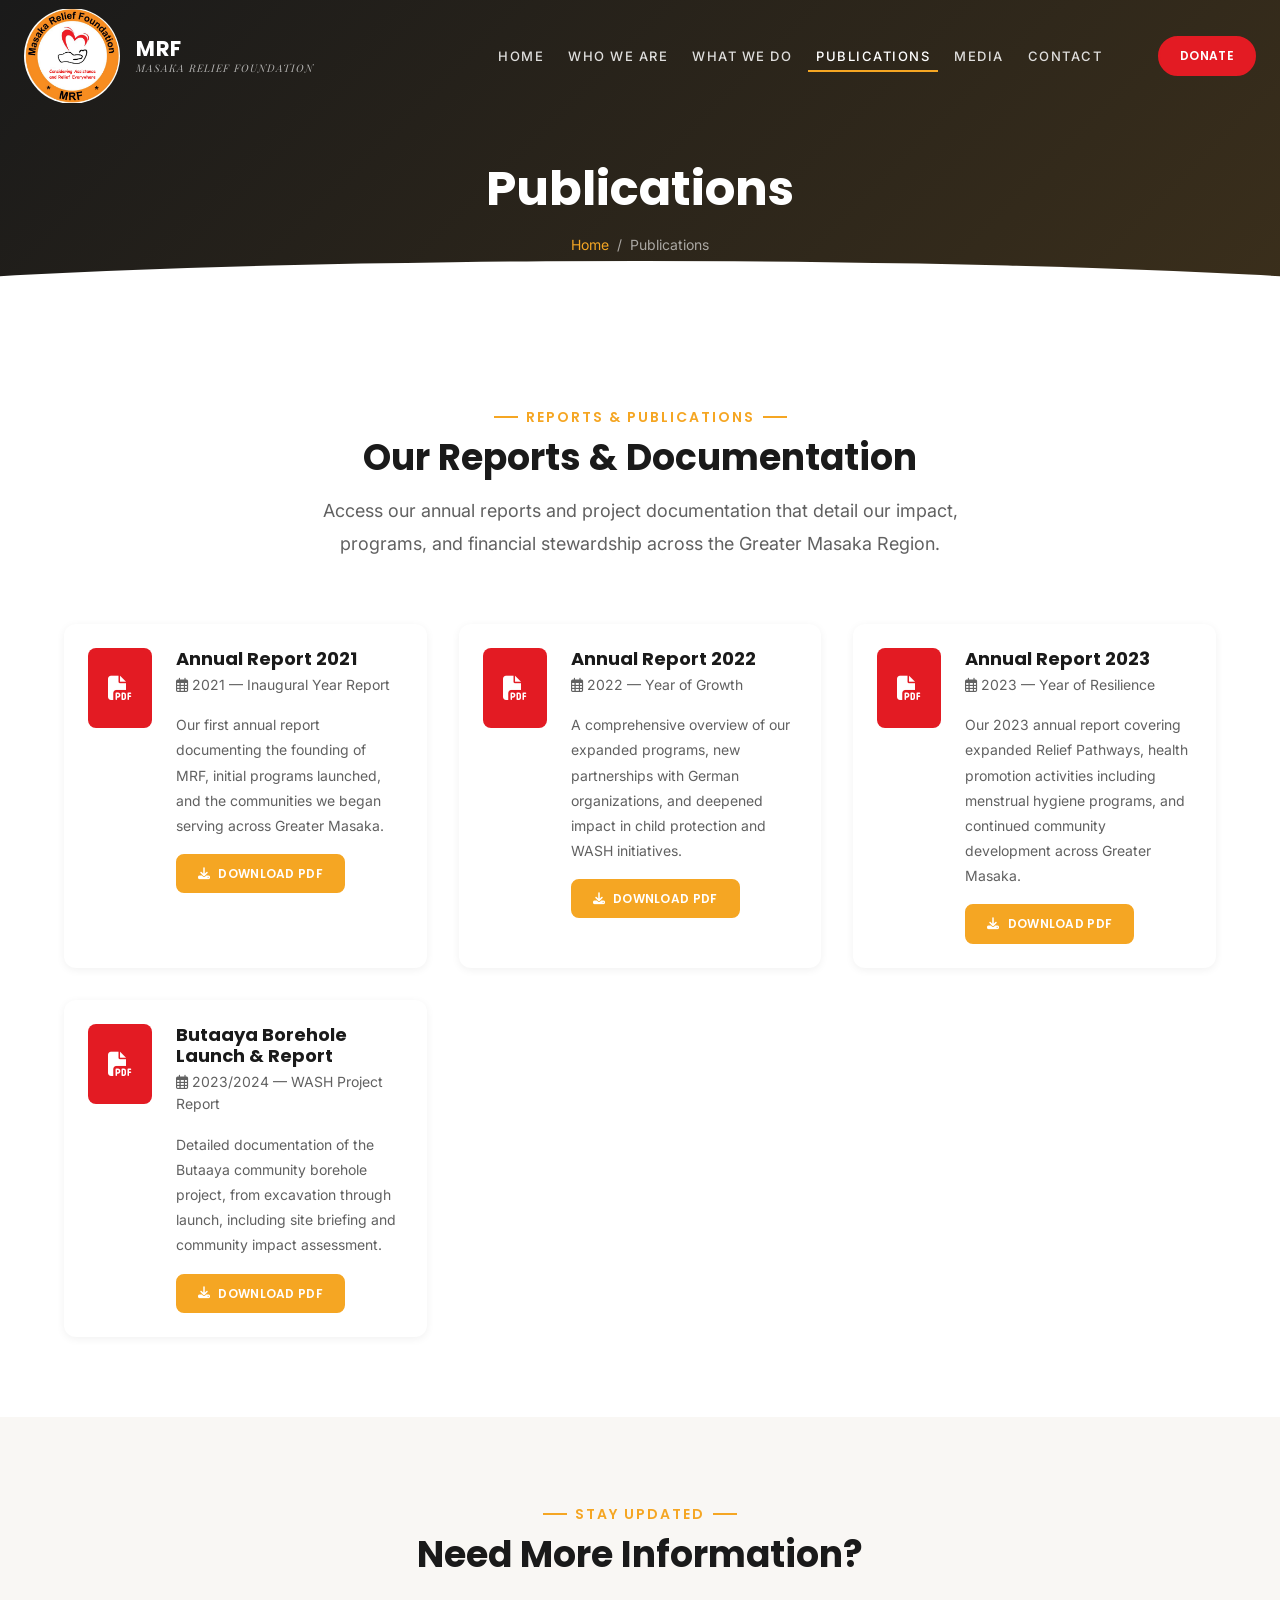
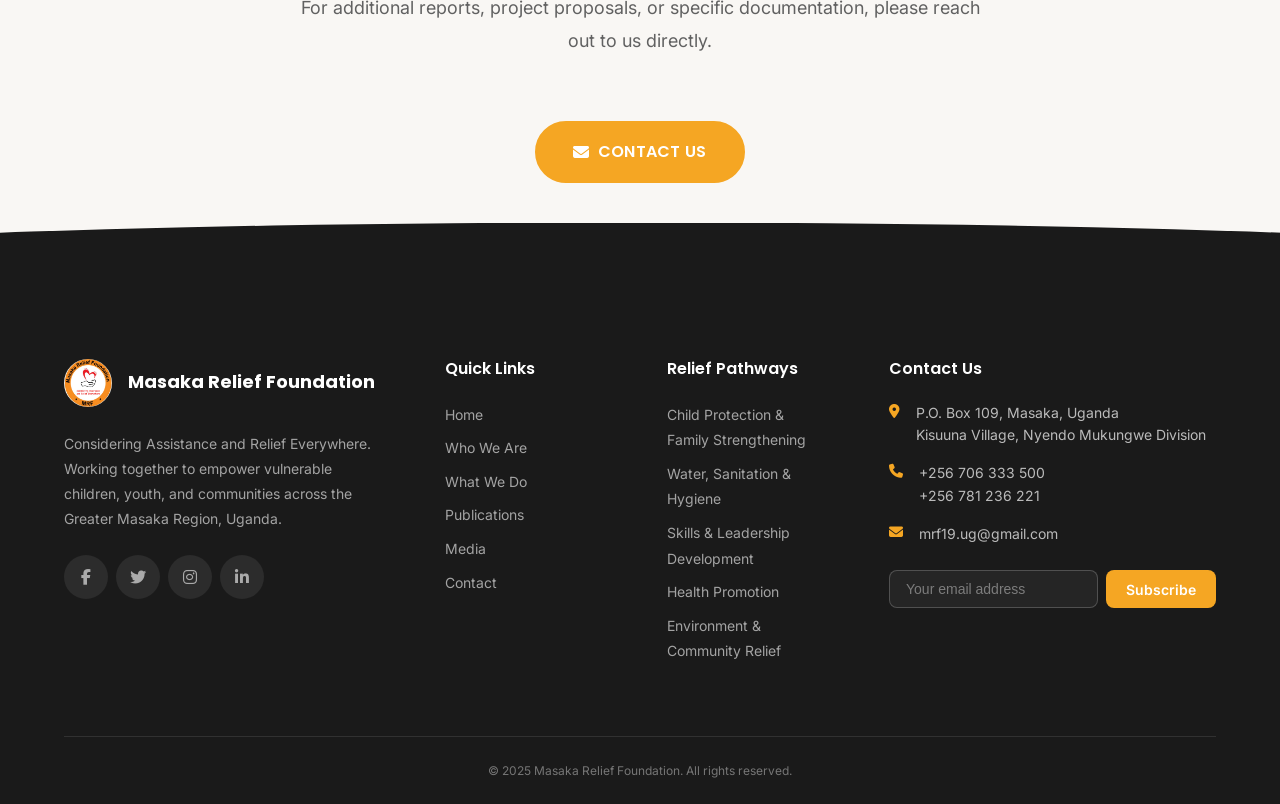
<file: publications.html>
<!DOCTYPE html>
<html lang="en">
<head>
  <meta charset="UTF-8">
  <meta name="viewport" content="width=device-width, initial-scale=1.0, viewport-fit=cover">
  <title>Publications | Masaka Relief Foundation</title>
  <meta name="description" content="Access MRF's annual reports, project documentation, and publications about our community development work in Greater Masaka, Uganda.">
  <meta property="og:title" content="Publications | Masaka Relief Foundation">
  <meta property="og:description" content="Download our annual reports and project documentation.">
  <meta property="og:type" content="website">
  <meta property="og:image" content="https://mrf-uganda.org/assets/images/logo/mrf-logo.jpg">
  <meta property="og:url" content="https://mrf-uganda.org/publications.html">
  <link rel="canonical" href="https://mrf-uganda.org/publications.html">
  <link rel="icon" href="assets/images/logo/mrf-logo.jpg" type="image/jpeg">
  <link rel="stylesheet" href="https://cdnjs.cloudflare.com/ajax/libs/font-awesome/6.5.1/css/all.min.css">
  <link rel="stylesheet" href="assets/css/style.css">
</head>
<body>
  <a href="#main-content" class="skip-link">Skip to main content</a>

  <!-- Header -->
  <header class="header scrolled" id="header">
    <div class="header__inner">
      <a href="index.html" class="header__logo">
        <img src="assets/images/logo/mrf-logo.jpg" alt="MRF Logo">
        <div class="header__logo-text">MRF <span>Masaka Relief Foundation</span></div>
      </a>
      <nav class="nav">
        <ul class="nav__list">
          <li><a href="index.html" class="nav__link">Home</a></li>
          <li><a href="who-we-are.html" class="nav__link">Who We Are</a></li>
          <li><a href="what-we-do.html" class="nav__link">What We Do</a></li>
          <li><a href="publications.html" class="nav__link active">Publications</a></li>
          <li><a href="media.html" class="nav__link">Media</a></li>
          <li><a href="contact.html" class="nav__link">Contact</a></li>
        </ul>
        <a href="contact.html#donate" class="btn btn--accent btn--sm btn--pill nav__donate">Donate</a>
      </nav>
      <button class="hamburger" id="hamburger" aria-label="Toggle navigation">
        <span class="hamburger__line"></span>
        <span class="hamburger__line"></span>
        <span class="hamburger__line"></span>
      </button>
    </div>
    <div class="nav-overlay" id="nav-overlay">
      <ul class="nav__list">
        <li><a href="index.html" class="nav__link">Home</a></li>
        <li><a href="who-we-are.html" class="nav__link">Who We Are</a></li>
        <li><a href="what-we-do.html" class="nav__link">What We Do</a></li>
        <li><a href="publications.html" class="nav__link active">Publications</a></li>
        <li><a href="media.html" class="nav__link">Media</a></li>
        <li><a href="contact.html" class="nav__link">Contact</a></li>
        <li><a href="contact.html#donate" class="btn btn--accent btn--pill mt-lg">Donate</a></li>
      </ul>
    </div>
  </header>

  <!-- Page Header -->
  <section class="page-header">
    <div class="container page-header__content">
      <h1 class="page-header__title">Publications</h1>
      <div class="page-header__breadcrumb">
        <a href="index.html">Home</a>
        <span>/</span>
        <span>Publications</span>
      </div>
    </div>
  </section>

  <!-- Main Content -->
  <main id="main-content">
    <section class="section">
      <div class="container">
        <div class="section-header reveal">
          <span class="section-header__label">Reports & Publications</span>
          <h2 class="section-header__title">Our Reports & Documentation</h2>
          <p class="section-header__desc">Access our annual reports and project documentation that detail our impact, programs, and financial stewardship across the Greater Masaka Region.</p>
        </div>

        <div class="grid grid--auto-fit reveal">
          <!-- Report 1 -->
          <div class="pub-card">
            <div class="pub-card__icon">
              <i class="fas fa-file-pdf"></i>
            </div>
            <div class="pub-card__info">
              <h3 class="pub-card__title">Annual Report 2021</h3>
              <p class="pub-card__year"><i class="far fa-calendar-alt"></i> 2021 &mdash; Inaugural Year Report</p>
              <p class="card__desc">Our first annual report documenting the founding of MRF, initial programs launched, and the communities we began serving across Greater Masaka.</p>
              <a href="assets/documents/annual-report-2021.pdf" class="btn btn--primary btn--sm" target="_blank" download>
                <i class="fas fa-download"></i> Download PDF
              </a>
            </div>
          </div>

          <!-- Report 2 -->
          <div class="pub-card">
            <div class="pub-card__icon">
              <i class="fas fa-file-pdf"></i>
            </div>
            <div class="pub-card__info">
              <h3 class="pub-card__title">Annual Report 2022</h3>
              <p class="pub-card__year"><i class="far fa-calendar-alt"></i> 2022 &mdash; Year of Growth</p>
              <p class="card__desc">A comprehensive overview of our expanded programs, new partnerships with German organizations, and deepened impact in child protection and WASH initiatives.</p>
              <a href="assets/documents/annual-report-2022.pdf" class="btn btn--primary btn--sm" target="_blank" download>
                <i class="fas fa-download"></i> Download PDF
              </a>
            </div>
          </div>

          <!-- Report 3 -->
          <div class="pub-card">
            <div class="pub-card__icon">
              <i class="fas fa-file-pdf"></i>
            </div>
            <div class="pub-card__info">
              <h3 class="pub-card__title">Annual Report 2023</h3>
              <p class="pub-card__year"><i class="far fa-calendar-alt"></i> 2023 &mdash; Year of Resilience</p>
              <p class="card__desc">Our 2023 annual report covering expanded Relief Pathways, health promotion activities including menstrual hygiene programs, and continued community development across Greater Masaka.</p>
              <a href="assets/documents/annual-report-2023.pdf" class="btn btn--primary btn--sm" target="_blank" download>
                <i class="fas fa-download"></i> Download PDF
              </a>
            </div>
          </div>

          <!-- Report 4 -->
          <div class="pub-card">
            <div class="pub-card__icon">
              <i class="fas fa-file-pdf"></i>
            </div>
            <div class="pub-card__info">
              <h3 class="pub-card__title">Butaaya Borehole Launch & Report</h3>
              <p class="pub-card__year"><i class="far fa-calendar-alt"></i> 2023/2024 &mdash; WASH Project Report</p>
              <p class="card__desc">Detailed documentation of the Butaaya community borehole project, from excavation through launch, including site briefing and community impact assessment.</p>
              <a href="assets/documents/borehole-report-2023.pdf" class="btn btn--primary btn--sm" target="_blank" download>
                <i class="fas fa-download"></i> Download PDF
              </a>
            </div>
          </div>
        </div>
      </div>
    </section>

    <!-- Additional Resources -->
    <section class="section section--alt">
      <div class="container">
        <div class="section-header reveal">
          <span class="section-header__label">Stay Updated</span>
          <h2 class="section-header__title">Need More Information?</h2>
          <p class="section-header__desc">For additional reports, project proposals, or specific documentation, please reach out to us directly.</p>
        </div>
        <div class="text-center reveal">
          <a href="contact.html" class="btn btn--primary btn--lg btn--pill">
            <i class="fas fa-envelope"></i> Contact Us
          </a>
        </div>
      </div>
    </section>
  </main>

  <!-- Footer -->
  <footer class="footer">
    <div class="container">
      <div class="footer__grid">
        <div class="footer__brand">
          <div class="footer__logo">
            <img src="assets/images/logo/mrf-logo.jpg" alt="MRF Logo">
            <span class="footer__logo-text">Masaka Relief Foundation</span>
          </div>
          <p>Considering Assistance and Relief Everywhere. Working together to empower vulnerable children, youth, and communities across the Greater Masaka Region, Uganda.</p>
          <div class="footer__social">
            <a href="#" aria-label="Facebook"><i class="fab fa-facebook-f"></i></a>
            <a href="#" aria-label="Twitter"><i class="fab fa-twitter"></i></a>
            <a href="#" aria-label="Instagram"><i class="fab fa-instagram"></i></a>
            <a href="#" aria-label="LinkedIn"><i class="fab fa-linkedin-in"></i></a>
          </div>
        </div>
        <div>
          <h4 class="footer__heading">Quick Links</h4>
          <ul class="footer__links">
            <li><a href="index.html">Home</a></li>
            <li><a href="who-we-are.html">Who We Are</a></li>
            <li><a href="what-we-do.html">What We Do</a></li>
            <li><a href="publications.html">Publications</a></li>
            <li><a href="media.html">Media</a></li>
            <li><a href="contact.html">Contact</a></li>
          </ul>
        </div>
        <div>
          <h4 class="footer__heading">Relief Pathways</h4>
          <ul class="footer__links">
            <li><a href="what-we-do.html#child-protection">Child Protection & Family Strengthening</a></li>
            <li><a href="what-we-do.html#wash">Water, Sanitation & Hygiene</a></li>
            <li><a href="what-we-do.html#skills-leadership">Skills & Leadership Development</a></li>
            <li><a href="what-we-do.html#health-promotion">Health Promotion</a></li>
            <li><a href="what-we-do.html#environment-relief">Environment & Community Relief</a></li>
          </ul>
        </div>
        <div>
          <h4 class="footer__heading">Contact Us</h4>
          <div class="footer__contact-item">
            <i class="fas fa-location-dot"></i>
            <span>P.O. Box 109, Masaka, Uganda<br>Kisuuna Village, Nyendo Mukungwe Division</span>
          </div>
          <div class="footer__contact-item">
            <i class="fas fa-phone"></i>
            <span>+256 706 333 500<br>+256 781 236 221</span>
          </div>
          <div class="footer__contact-item">
            <i class="fas fa-envelope"></i>
            <span>mrf19.ug@gmail.com</span>
          </div>
          <div class="newsletter mt-lg">
            <input type="email" placeholder="Your email address" aria-label="Email for newsletter">
            <button type="button">Subscribe</button>
          </div>
        </div>
      </div>
      <div class="footer__bottom">
        &copy; 2025 Masaka Relief Foundation. All rights reserved.
      </div>
    </div>
  </footer>

  <script src="assets/js/main.js"></script>
</body>
</html>
</file>
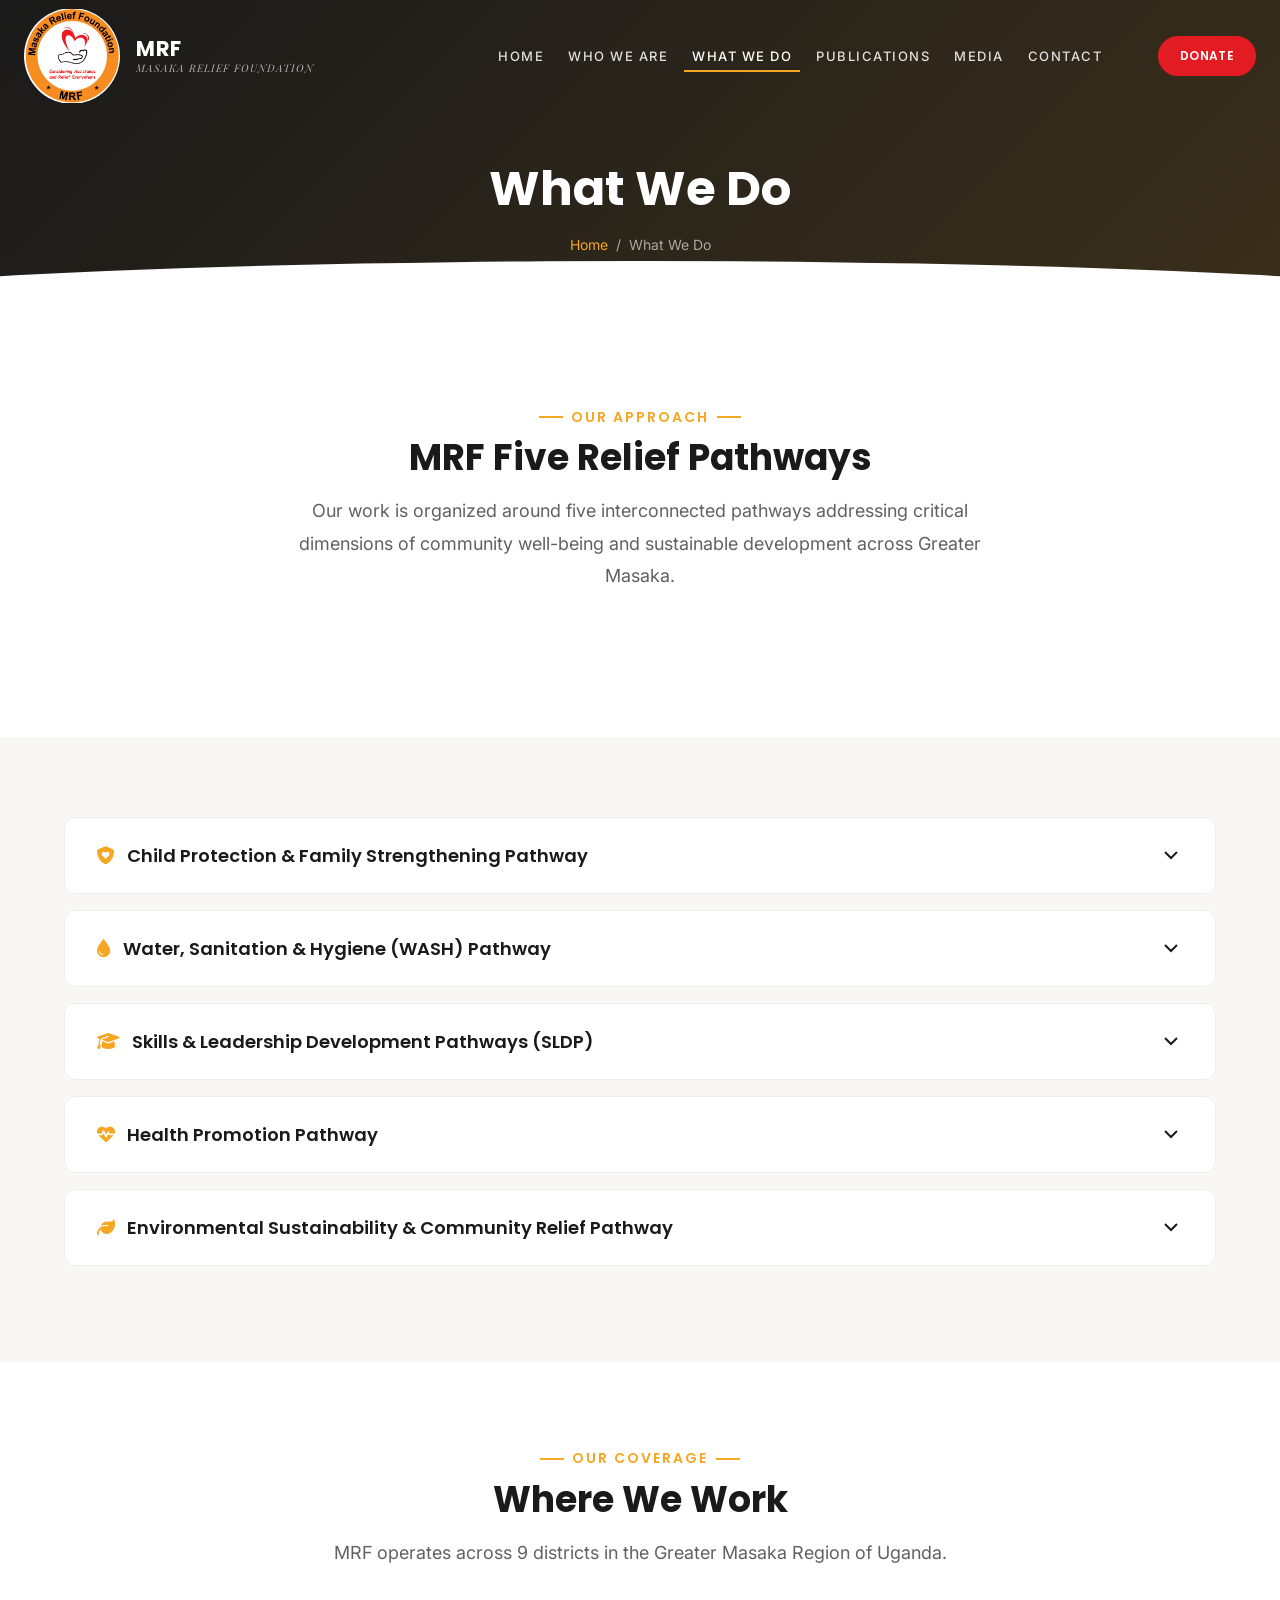
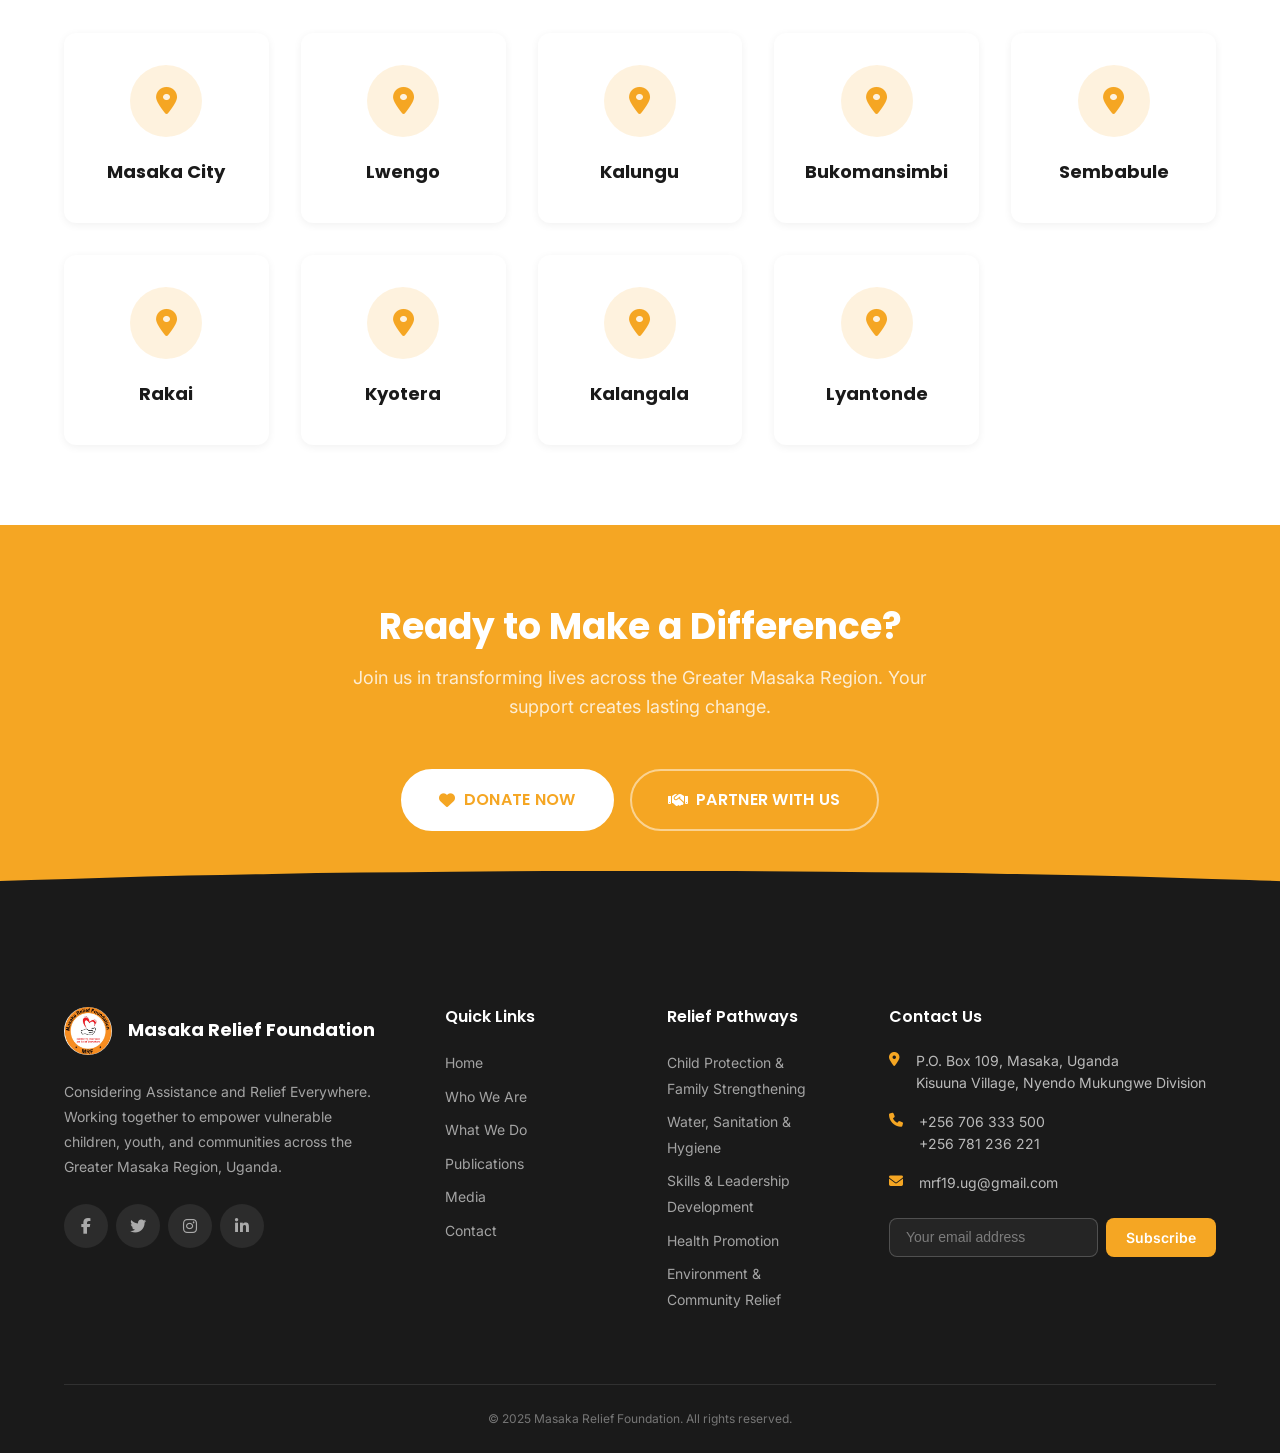
<file: what-we-do.html>
<!DOCTYPE html>
<html lang="en">
<head>
  <meta charset="UTF-8">
  <meta name="viewport" content="width=device-width, initial-scale=1.0, viewport-fit=cover">
  <title>What We Do | Masaka Relief Foundation</title>
  <meta name="description" content="Discover MRF's five core program pillars: Child & Youth Empowerment, Community Health, Sustainable Livelihoods, Household Stability, and Environmental Stewardship across Greater Masaka, Uganda.">
  <meta property="og:title" content="What We Do | Masaka Relief Foundation">
  <meta property="og:description" content="Our five core program pillars creating holistic impact across Greater Masaka.">
  <meta property="og:type" content="website">
  <meta property="og:image" content="https://mrf-uganda.org/assets/images/logo/mrf-logo.jpg">
  <meta property="og:url" content="https://mrf-uganda.org/what-we-do.html">
  <link rel="canonical" href="https://mrf-uganda.org/what-we-do.html">
  <link rel="icon" href="assets/images/logo/mrf-logo.jpg" type="image/jpeg">
  <link rel="stylesheet" href="https://cdnjs.cloudflare.com/ajax/libs/font-awesome/6.5.1/css/all.min.css">
  <link rel="stylesheet" href="assets/css/style.css">
</head>
<body>
  <a href="#main-content" class="skip-link">Skip to main content</a>

  <!-- Header -->
  <header class="header scrolled" id="header">
    <div class="header__inner">
      <a href="index.html" class="header__logo">
        <img src="assets/images/logo/mrf-logo.jpg" alt="MRF Logo">
        <div class="header__logo-text">MRF <span>Masaka Relief Foundation</span></div>
      </a>
      <nav class="nav">
        <ul class="nav__list">
          <li><a href="index.html" class="nav__link">Home</a></li>
          <li><a href="who-we-are.html" class="nav__link">Who We Are</a></li>
          <li><a href="what-we-do.html" class="nav__link active">What We Do</a></li>
          <li><a href="publications.html" class="nav__link">Publications</a></li>
          <li><a href="media.html" class="nav__link">Media</a></li>
          <li><a href="contact.html" class="nav__link">Contact</a></li>
        </ul>
        <a href="contact.html#donate" class="btn btn--accent btn--sm btn--pill nav__donate">Donate</a>
      </nav>
      <button class="hamburger" id="hamburger" aria-label="Toggle navigation">
        <span class="hamburger__line"></span>
        <span class="hamburger__line"></span>
        <span class="hamburger__line"></span>
      </button>
    </div>
    <div class="nav-overlay" id="nav-overlay">
      <ul class="nav__list">
        <li><a href="index.html" class="nav__link">Home</a></li>
        <li><a href="who-we-are.html" class="nav__link">Who We Are</a></li>
        <li><a href="what-we-do.html" class="nav__link active">What We Do</a></li>
        <li><a href="publications.html" class="nav__link">Publications</a></li>
        <li><a href="media.html" class="nav__link">Media</a></li>
        <li><a href="contact.html" class="nav__link">Contact</a></li>
        <li><a href="contact.html#donate" class="btn btn--accent btn--pill mt-lg">Donate</a></li>
      </ul>
    </div>
  </header>

  <!-- Page Header -->
  <section class="page-header">
    <div class="container page-header__content">
      <h1 class="page-header__title">What We Do</h1>
      <div class="page-header__breadcrumb">
        <a href="index.html">Home</a>
        <span>/</span>
        <span>What We Do</span>
      </div>
    </div>
  </section>

  <!-- Main Content -->
  <main id="main-content">

    <!-- Intro -->
    <section class="section reveal">
      <div class="container container--narrow">
        <div class="section-header">
          <span class="section-header__label">Our Approach</span>
          <h2 class="section-header__title">MRF Five Relief Pathways</h2>
          <p class="section-header__desc">Our work is organized around five interconnected pathways addressing critical dimensions of community well-being and sustainable development across Greater Masaka.</p>
        </div>
      </div>
    </section>

    <!-- Relief Pathways Accordion -->
    <section class="section section--alt reveal" id="our-programs">
      <div class="container">

        <!-- Pathway 1: Child Protection & Family Strengthening -->
        <div class="accordion__item" id="child-protection">
          <button class="accordion__header" aria-expanded="false">
            <span><i class="fas fa-shield-heart" style="margin-right:0.75rem; color:var(--color-primary);"></i>Child Protection & Family Strengthening Pathway</span>
            <svg class="accordion__icon" viewBox="0 0 24 24" fill="none" stroke="currentColor" stroke-width="2"><polyline points="6 9 12 15 18 9"></polyline></svg>
          </button>
          <div class="accordion__body">
            <div class="accordion__body-inner">
              <div class="split">
                <div>
                  <p>The Child Protection & Family Strengthening Pathway supports orphans and vulnerable children (OVCs) to grow, learn, and thrive in safe and stable environments. We take a holistic approach that strengthens both children and their households.</p>
                  <h4 style="margin-top:var(--space-md); margin-bottom:var(--space-sm);">Our Focus</h4>
                  <ul style="list-style:disc; padding-left:1.25rem; color:var(--color-text-secondary); line-height:var(--lh-relaxed);">
                    <li><strong>Education Access & Advancement</strong> &mdash; Scholarships, learning materials, mentorship, and tutoring</li>
                    <li><strong>Household Economic Empowerment</strong> &mdash; Livelihood skills, small business support, and savings opportunities</li>
                    <li><strong>Health, Nutrition & Well-being</strong> &mdash; School feeding, health screenings, and hygiene support</li>
                    <li><strong>Community Child Protection</strong> &mdash; Child rights awareness, abuse prevention, and local protection systems</li>
                  </ul>
                  <h4 style="margin-top:var(--space-md); margin-bottom:var(--space-sm);">Our Impact</h4>
                  <ul style="list-style:disc; padding-left:1.25rem; color:var(--color-text-secondary); line-height:var(--lh-relaxed);">
                    <li>Increase school enrollment and retention for vulnerable children</li>
                    <li>Improve household income and family stability</li>
                    <li>Strengthen child protection systems at community level</li>
                    <li>Create safer, healthier, and more hopeful futures for children</li>
                  </ul>
                </div>
                <div class="split__image">
                  <img src="assets/images/programs/child-youth/education-subsidy-3.jpg" alt="Children receiving education support through MRF" loading="lazy">
                </div>
              </div>
            </div>
          </div>
        </div>

        <!-- Pathway 2: WASH -->
        <div class="accordion__item" id="wash">
          <button class="accordion__header" aria-expanded="false">
            <span><i class="fas fa-droplet" style="margin-right:0.75rem; color:var(--color-primary);"></i>Water, Sanitation & Hygiene (WASH) Pathway</span>
            <svg class="accordion__icon" viewBox="0 0 24 24" fill="none" stroke="currentColor" stroke-width="2"><polyline points="6 9 12 15 18 9"></polyline></svg>
          </button>
          <div class="accordion__body">
            <div class="accordion__body-inner">
              <div class="split">
                <div>
                  <p>The WASH Pathway strengthens access to safe water, improved sanitation, and healthy hygiene practices for vulnerable communities. We combine infrastructure development, sustainability measures, hygiene education, and community capacity building.</p>
                  <h4 style="margin-top:var(--space-md); margin-bottom:var(--space-sm);">Our Focus</h4>
                  <ul style="list-style:disc; padding-left:1.25rem; color:var(--color-text-secondary); line-height:var(--lh-relaxed);">
                    <li><strong>Water & Sanitation Infrastructure</strong> &mdash; Boreholes, water tanks, latrines, and drainage systems</li>
                    <li><strong>Sustainable Water Management</strong> &mdash; Maintenance, water user committees, and rainwater harvesting</li>
                    <li><strong>Hygiene Education & Behavior Change</strong> &mdash; Handwashing, safe water storage, and sanitation campaigns</li>
                    <li><strong>Community Capacity & Economic Inclusion</strong> &mdash; Training in WASH facility maintenance and related enterprises</li>
                  </ul>
                  <h4 style="margin-top:var(--space-md); margin-bottom:var(--space-sm);">Our Impact</h4>
                  <ul style="list-style:disc; padding-left:1.25rem; color:var(--color-text-secondary); line-height:var(--lh-relaxed);">
                    <li>Reduce preventable waterborne diseases</li>
                    <li>Increase access to safe water and improved sanitation</li>
                    <li>Strengthen community ownership of WASH infrastructure</li>
                    <li>Build climate-resilient and healthier communities</li>
                  </ul>
                </div>
                <div class="split__image">
                  <img src="assets/images/programs/community-health/borehole-water-access.jpg" alt="Community members collecting clean water at MRF-installed borehole" loading="lazy">
                </div>
              </div>
            </div>
          </div>
        </div>

        <!-- Pathway 3: Skills & Leadership Development -->
        <div class="accordion__item" id="skills-leadership">
          <button class="accordion__header" aria-expanded="false">
            <span><i class="fas fa-graduation-cap" style="margin-right:0.75rem; color:var(--color-primary);"></i>Skills & Leadership Development Pathways (SLDP)</span>
            <svg class="accordion__icon" viewBox="0 0 24 24" fill="none" stroke="currentColor" stroke-width="2"><polyline points="6 9 12 15 18 9"></polyline></svg>
          </button>
          <div class="accordion__body">
            <div class="accordion__body-inner">
              <div class="split">
                <div>
                  <p>The SLDP empowers youth and women to build sustainable livelihoods while nurturing the next generation of confident, capable leaders through two integrated pathways.</p>
                  <h4 style="margin-top:var(--space-md); margin-bottom:var(--space-sm);">Economic Empowerment Pathway</h4>
                  <ul style="list-style:disc; padding-left:1.25rem; color:var(--color-text-secondary); line-height:var(--lh-relaxed);">
                    <li>Vocational and technical skills training</li>
                    <li>Entrepreneurship and financial literacy development</li>
                    <li>Mentorship and access to small business support</li>
                    <li>Employment readiness and career guidance</li>
                  </ul>
                  <h4 style="margin-top:var(--space-md); margin-bottom:var(--space-sm);">Leadership & Life Skills Pathway</h4>
                  <ul style="list-style:disc; padding-left:1.25rem; color:var(--color-text-secondary); line-height:var(--lh-relaxed);">
                    <li>Debate and public speaking</li>
                    <li>Leadership and life skills development</li>
                    <li>Entrepreneurship and innovation</li>
                    <li>Sexual and reproductive health awareness</li>
                  </ul>
                </div>
                <div class="split__image">
                  <img src="assets/images/programs/livelihoods/skills-training-session.jpg" alt="MRF trainer conducting adolescent empowerment and skills session" loading="lazy">
                </div>
              </div>
            </div>
          </div>
        </div>

        <!-- Pathway 4: Health Promotion -->
        <div class="accordion__item" id="health-promotion">
          <button class="accordion__header" aria-expanded="false">
            <span><i class="fas fa-heart-pulse" style="margin-right:0.75rem; color:var(--color-primary);"></i>Health Promotion Pathway</span>
            <svg class="accordion__icon" viewBox="0 0 24 24" fill="none" stroke="currentColor" stroke-width="2"><polyline points="6 9 12 15 18 9"></polyline></svg>
          </button>
          <div class="accordion__body">
            <div class="accordion__body-inner">
              <div class="split">
                <div>
                  <p>The Health Promotion Pathway advances community well-being by strengthening preventive health systems and expanding access to essential reproductive and mental health services.</p>
                  <h4 style="margin-top:var(--space-md); margin-bottom:var(--space-sm);">Our Focus</h4>
                  <ul style="list-style:disc; padding-left:1.25rem; color:var(--color-text-secondary); line-height:var(--lh-relaxed);">
                    <li><strong>Reproductive Health & HIV Services</strong> &mdash; Counseling, testing, referrals, and community awareness</li>
                    <li><strong>Mental Health & Psychosocial Support</strong> &mdash; Awareness, early identification, and stigma reduction</li>
                    <li><strong>Behavioral Change Communication</strong> &mdash; Campaigns promoting positive health behaviors</li>
                    <li><strong>Hygiene & Disease Prevention</strong> &mdash; Handwashing and preventive health practices</li>
                    <li><strong>School-Based Health Promotion</strong> &mdash; Menstrual health programs and peer health clubs</li>
                  </ul>
                  <h4 style="margin-top:var(--space-md); margin-bottom:var(--space-sm);">Our Impact</h4>
                  <ul style="list-style:disc; padding-left:1.25rem; color:var(--color-text-secondary); line-height:var(--lh-relaxed);">
                    <li>Increase uptake of HIV testing and reproductive health services</li>
                    <li>Improve mental health awareness and access to psychosocial support</li>
                    <li>Reduce stigma surrounding sexual and mental health</li>
                    <li>Empower young people as health ambassadors</li>
                  </ul>
                </div>
                <div class="split__image">
                  <img src="assets/images/programs/health-promotion/sanitary-pads-distribution.jpg" alt="MRF distributing sanitary pads to schoolgirls in Masaka" loading="lazy">
                </div>
              </div>
            </div>
          </div>
        </div>

        <!-- Pathway 5: Environmental Sustainability & Community Relief -->
        <div class="accordion__item" id="environment-relief">
          <button class="accordion__header" aria-expanded="false">
            <span><i class="fas fa-leaf" style="margin-right:0.75rem; color:var(--color-primary);"></i>Environmental Sustainability & Community Relief Pathway</span>
            <svg class="accordion__icon" viewBox="0 0 24 24" fill="none" stroke="currentColor" stroke-width="2"><polyline points="6 9 12 15 18 9"></polyline></svg>
          </button>
          <div class="accordion__body">
            <div class="accordion__body-inner">
              <div class="split">
                <div>
                  <p>This pathway responds to immediate household needs while promoting long-term environmental responsibility and resilience, ensuring vulnerable families are supported in times of need and empowered to build sustainable futures.</p>
                  <h4 style="margin-top:var(--space-md); margin-bottom:var(--space-sm);">Our Focus</h4>
                  <ul style="list-style:disc; padding-left:1.25rem; color:var(--color-text-secondary); line-height:var(--lh-relaxed);">
                    <li><strong>Food & Household Relief</strong> &mdash; Food aid and essential household support for vulnerable families</li>
                    <li><strong>Community Solidarity & Social Inclusion</strong> &mdash; Outreach and celebrations that strengthen social bonds</li>
                    <li><strong>Environmental Education</strong> &mdash; Sensitization on conservation, climate awareness, and sustainability</li>
                    <li><strong>Tree Planting & Climate Action</strong> &mdash; Community-based restoration and climate resilience projects</li>
                  </ul>
                  <h4 style="margin-top:var(--space-md); margin-bottom:var(--space-sm);">Our Impact</h4>
                  <ul style="list-style:disc; padding-left:1.25rem; color:var(--color-text-secondary); line-height:var(--lh-relaxed);">
                    <li>Reduce immediate hunger and vulnerability among at-risk families</li>
                    <li>Strengthen community solidarity and social inclusion</li>
                    <li>Promote environmental responsibility and climate resilience</li>
                    <li>Encourage sustainable practices that protect local ecosystems</li>
                  </ul>
                </div>
                <div class="split__image">
                  <img src="assets/images/programs/environment/community-relief-distribution.jpg" alt="MRF staff distributing relief packages to a family in Greater Masaka" loading="lazy">
                </div>
              </div>
            </div>
          </div>
        </div>
      </div>
    </section>

    <!-- Where We Work — compact -->
    <section class="section reveal" id="where-we-work">
      <div class="container">
        <div class="section-header">
          <span class="section-header__label">Our Coverage</span>
          <h2 class="section-header__title">Where We Work</h2>
          <p class="section-header__desc">MRF operates across 9 districts in the Greater Masaka Region of Uganda.</p>
        </div>

        <div class="grid grid--5">
          <div class="icon-card">
            <div class="icon-card__icon"><i class="fas fa-location-dot"></i></div>
            <h3 class="icon-card__title">Masaka City</h3>
          </div>
          <div class="icon-card">
            <div class="icon-card__icon"><i class="fas fa-location-dot"></i></div>
            <h3 class="icon-card__title">Lwengo</h3>
          </div>
          <div class="icon-card">
            <div class="icon-card__icon"><i class="fas fa-location-dot"></i></div>
            <h3 class="icon-card__title">Kalungu</h3>
          </div>
          <div class="icon-card">
            <div class="icon-card__icon"><i class="fas fa-location-dot"></i></div>
            <h3 class="icon-card__title">Bukomansimbi</h3>
          </div>
          <div class="icon-card">
            <div class="icon-card__icon"><i class="fas fa-location-dot"></i></div>
            <h3 class="icon-card__title">Sembabule</h3>
          </div>
          <div class="icon-card">
            <div class="icon-card__icon"><i class="fas fa-location-dot"></i></div>
            <h3 class="icon-card__title">Rakai</h3>
          </div>
          <div class="icon-card">
            <div class="icon-card__icon"><i class="fas fa-location-dot"></i></div>
            <h3 class="icon-card__title">Kyotera</h3>
          </div>
          <div class="icon-card">
            <div class="icon-card__icon"><i class="fas fa-location-dot"></i></div>
            <h3 class="icon-card__title">Kalangala</h3>
          </div>
          <div class="icon-card">
            <div class="icon-card__icon"><i class="fas fa-location-dot"></i></div>
            <h3 class="icon-card__title">Lyantonde</h3>
          </div>
        </div>
      </div>
    </section>

    <!-- CTA -->
    <section class="section section--primary reveal">
      <div class="container text-center">
        <h2 style="color:var(--color-white); margin-bottom:var(--space-md);">Ready to Make a Difference?</h2>
        <p style="color:rgba(255,255,255,0.8); max-width:600px; margin:0 auto var(--space-2xl); font-size:var(--fs-body-lg);">Join us in transforming lives across the Greater Masaka Region. Your support creates lasting change.</p>
        <div style="display:flex; justify-content:center; gap:var(--space-md); flex-wrap:wrap;">
          <a href="contact.html#donate" class="btn btn--white btn--lg btn--pill"><i class="fas fa-heart"></i> Donate Now</a>
          <a href="contact.html" class="btn btn--outline-white btn--lg btn--pill"><i class="fas fa-handshake"></i> Partner With Us</a>
        </div>
      </div>
    </section>
  </main>

  <!-- Footer -->
  <footer class="footer">
    <div class="container">
      <div class="footer__grid">
        <div class="footer__brand">
          <div class="footer__logo">
            <img src="assets/images/logo/mrf-logo.jpg" alt="MRF Logo">
            <span class="footer__logo-text">Masaka Relief Foundation</span>
          </div>
          <p>Considering Assistance and Relief Everywhere. Working together to empower vulnerable children, youth, and communities across the Greater Masaka Region, Uganda.</p>
          <div class="footer__social">
            <a href="#" aria-label="Facebook"><i class="fab fa-facebook-f"></i></a>
            <a href="#" aria-label="Twitter"><i class="fab fa-twitter"></i></a>
            <a href="#" aria-label="Instagram"><i class="fab fa-instagram"></i></a>
            <a href="#" aria-label="LinkedIn"><i class="fab fa-linkedin-in"></i></a>
          </div>
        </div>
        <div>
          <h4 class="footer__heading">Quick Links</h4>
          <ul class="footer__links">
            <li><a href="index.html">Home</a></li>
            <li><a href="who-we-are.html">Who We Are</a></li>
            <li><a href="what-we-do.html">What We Do</a></li>
            <li><a href="publications.html">Publications</a></li>
            <li><a href="media.html">Media</a></li>
            <li><a href="contact.html">Contact</a></li>
          </ul>
        </div>
        <div>
          <h4 class="footer__heading">Relief Pathways</h4>
          <ul class="footer__links">
            <li><a href="#child-protection">Child Protection & Family Strengthening</a></li>
            <li><a href="#wash">Water, Sanitation & Hygiene</a></li>
            <li><a href="#skills-leadership">Skills & Leadership Development</a></li>
            <li><a href="#health-promotion">Health Promotion</a></li>
            <li><a href="#environment-relief">Environment & Community Relief</a></li>
          </ul>
        </div>
        <div>
          <h4 class="footer__heading">Contact Us</h4>
          <div class="footer__contact-item">
            <i class="fas fa-location-dot"></i>
            <span>P.O. Box 109, Masaka, Uganda<br>Kisuuna Village, Nyendo Mukungwe Division</span>
          </div>
          <div class="footer__contact-item">
            <i class="fas fa-phone"></i>
            <span>+256 706 333 500<br>+256 781 236 221</span>
          </div>
          <div class="footer__contact-item">
            <i class="fas fa-envelope"></i>
            <span>mrf19.ug@gmail.com</span>
          </div>
          <div class="newsletter mt-lg">
            <input type="email" placeholder="Your email address" aria-label="Email for newsletter">
            <button type="button">Subscribe</button>
          </div>
        </div>
      </div>
      <div class="footer__bottom">
        &copy; 2025 Masaka Relief Foundation. All rights reserved.
      </div>
    </div>
  </footer>

  <script src="assets/js/main.js"></script>
</body>
</html>
</file>
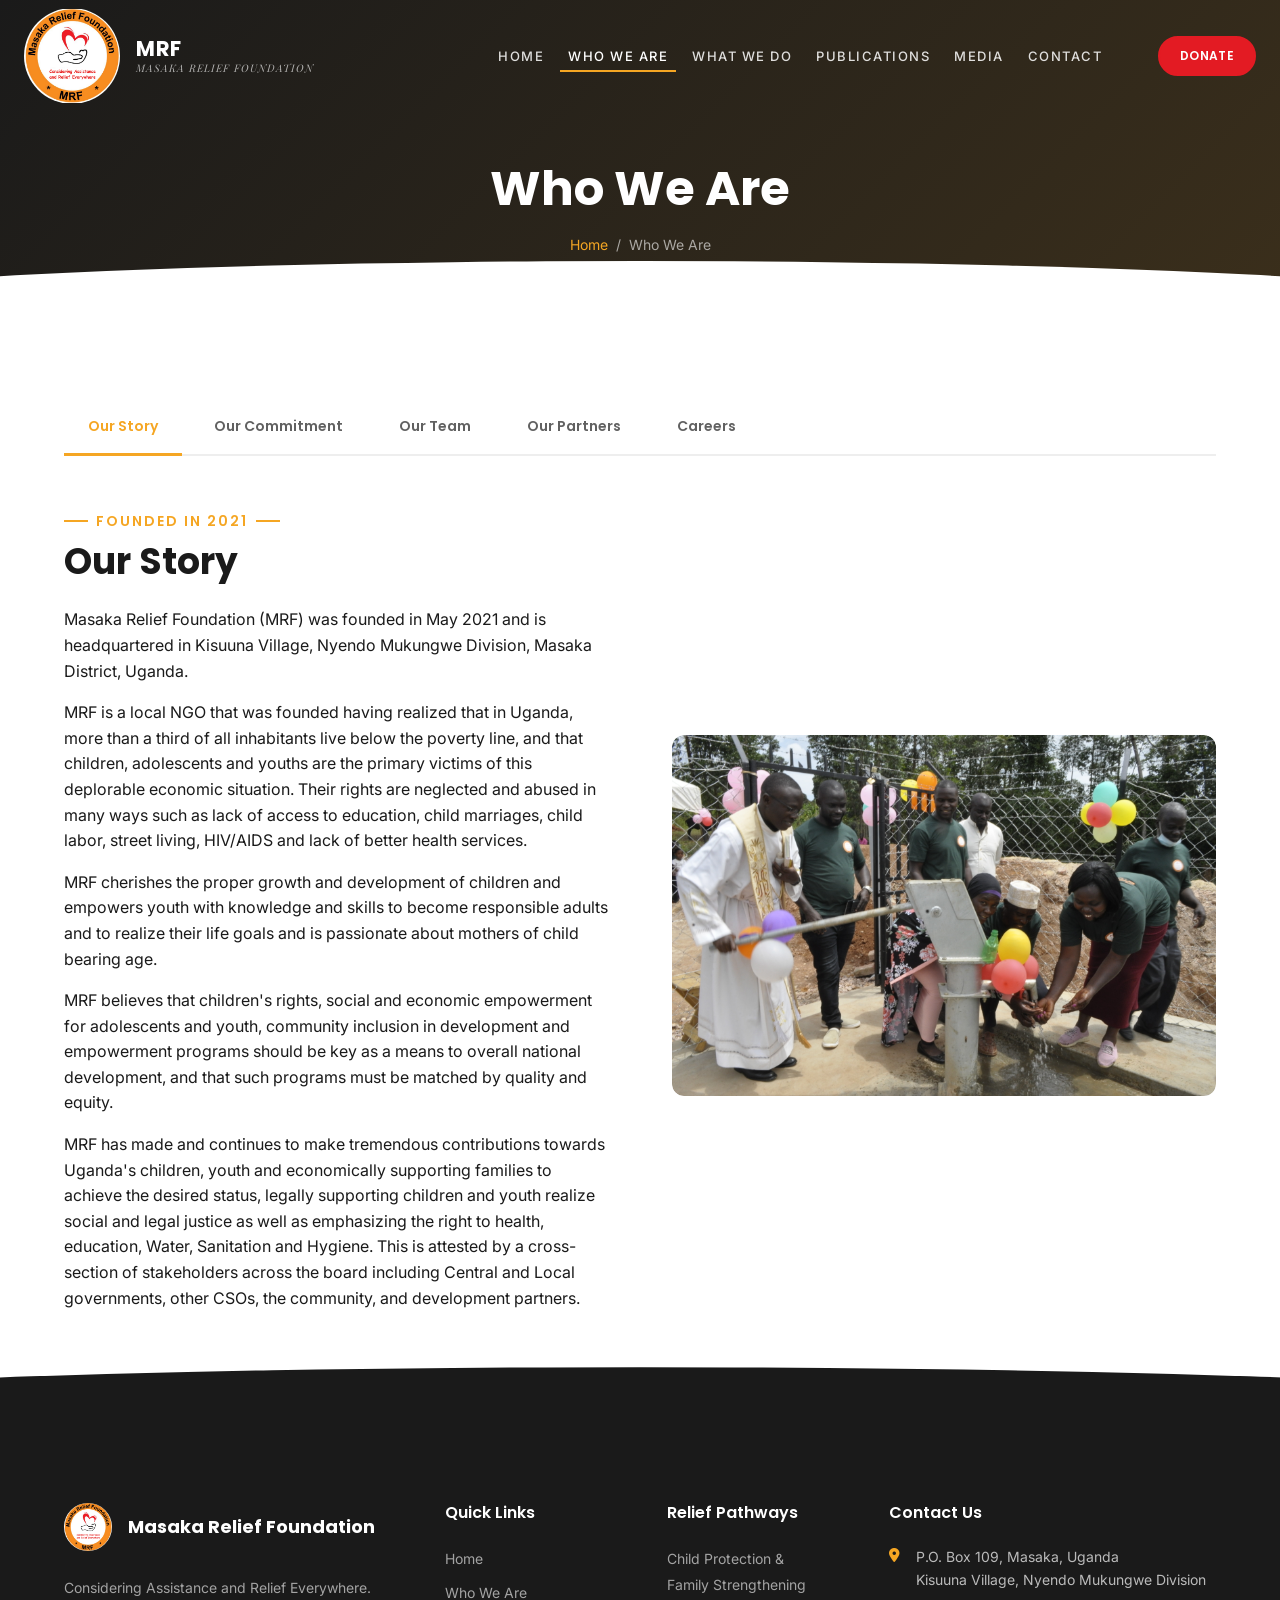
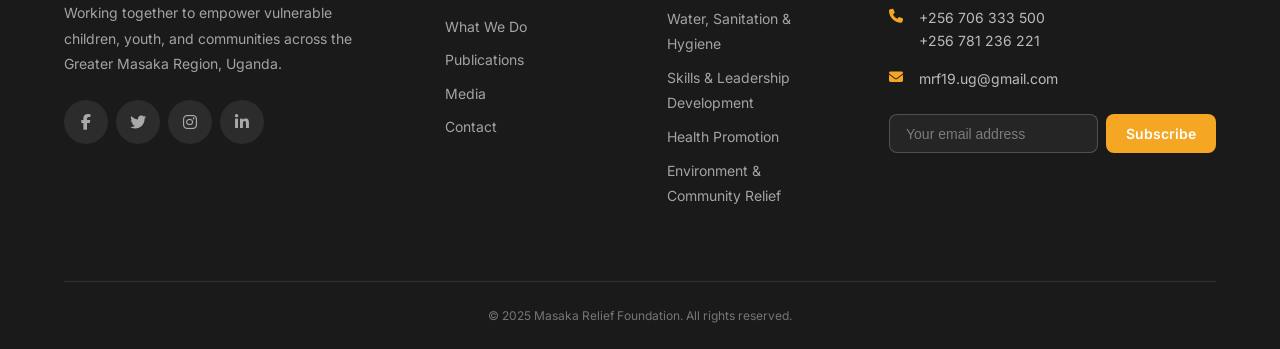
<file: who-we-are.html>
<!DOCTYPE html>
<html lang="en">
<head>
  <meta charset="UTF-8">
  <meta name="viewport" content="width=device-width, initial-scale=1.0, viewport-fit=cover">
  <title>Who We Are | Masaka Relief Foundation</title>
  <meta name="description" content="Learn about Masaka Relief Foundation - our story, team, partners, and commitment to empowering communities in Greater Masaka, Uganda since 2021.">
  <meta property="og:title" content="Who We Are | Masaka Relief Foundation">
  <meta property="og:description" content="Our story, team, and commitment to empowering communities in Uganda.">
  <meta property="og:type" content="website">
  <meta property="og:image" content="https://mrf-uganda.org/assets/images/logo/mrf-logo.jpg">
  <meta property="og:url" content="https://mrf-uganda.org/who-we-are.html">
  <link rel="canonical" href="https://mrf-uganda.org/who-we-are.html">
  <link rel="icon" href="assets/images/logo/mrf-logo.jpg" type="image/jpeg">
  <link rel="stylesheet" href="https://cdnjs.cloudflare.com/ajax/libs/font-awesome/6.5.1/css/all.min.css">
  <link rel="stylesheet" href="assets/css/style.css">
</head>
<body>
  <a href="#main-content" class="skip-link">Skip to main content</a>

  <!-- Header -->
  <header class="header scrolled" id="header">
    <div class="header__inner">
      <a href="index.html" class="header__logo">
        <img src="assets/images/logo/mrf-logo.jpg" alt="MRF Logo">
        <div class="header__logo-text">MRF <span>Masaka Relief Foundation</span></div>
      </a>
      <nav class="nav">
        <ul class="nav__list">
          <li><a href="index.html" class="nav__link">Home</a></li>
          <li><a href="who-we-are.html" class="nav__link active">Who We Are</a></li>
          <li><a href="what-we-do.html" class="nav__link">What We Do</a></li>
          <li><a href="publications.html" class="nav__link">Publications</a></li>
          <li><a href="media.html" class="nav__link">Media</a></li>
          <li><a href="contact.html" class="nav__link">Contact</a></li>
        </ul>
        <a href="contact.html#donate" class="btn btn--accent btn--sm btn--pill nav__donate">Donate</a>
      </nav>
      <button class="hamburger" id="hamburger" aria-label="Toggle navigation">
        <span class="hamburger__line"></span>
        <span class="hamburger__line"></span>
        <span class="hamburger__line"></span>
      </button>
    </div>
    <div class="nav-overlay" id="nav-overlay">
      <ul class="nav__list">
        <li><a href="index.html" class="nav__link">Home</a></li>
        <li><a href="who-we-are.html" class="nav__link active">Who We Are</a></li>
        <li><a href="what-we-do.html" class="nav__link">What We Do</a></li>
        <li><a href="publications.html" class="nav__link">Publications</a></li>
        <li><a href="media.html" class="nav__link">Media</a></li>
        <li><a href="contact.html" class="nav__link">Contact</a></li>
        <li><a href="contact.html#donate" class="btn btn--accent btn--pill mt-lg">Donate</a></li>
      </ul>
    </div>
  </header>

  <!-- Page Header -->
  <section class="page-header">
    <div class="container page-header__content">
      <h1 class="page-header__title">Who We Are</h1>
      <div class="page-header__breadcrumb">
        <a href="index.html">Home</a>
        <span>/</span>
        <span>Who We Are</span>
      </div>
    </div>
  </section>

  <!-- Main Content -->
  <main id="main-content">
    <section class="section">
      <div class="container">
        <!-- Tabs -->
        <div class="tabs-wrapper">
          <div class="tabs" role="tablist">
            <button class="tab-btn active" data-tab="our-story" role="tab" aria-selected="true">Our Story</button>
            <button class="tab-btn" data-tab="our-commitment" role="tab" aria-selected="false">Our Commitment</button>
            <button class="tab-btn" data-tab="our-team" role="tab" aria-selected="false">Our Team</button>
            <button class="tab-btn" data-tab="our-partners" role="tab" aria-selected="false">Our Partners</button>
            <button class="tab-btn" data-tab="careers" role="tab" aria-selected="false">Careers</button>
          </div>
        </div>

        <!-- Tab 1: Our Story -->
        <div class="tab-panel active" id="our-story" role="tabpanel">
          <div class="split reveal">
            <div>
              <span class="section-header__label">Founded in 2021</span>
              <h2 style="margin-bottom: var(--space-lg);">Our Story</h2>
              <p>Masaka Relief Foundation (MRF) was founded in May 2021 and is headquartered in Kisuuna Village, Nyendo Mukungwe Division, Masaka District, Uganda.</p>
              <p>MRF is a local NGO that was founded having realized that in Uganda, more than a third of all inhabitants live below the poverty line, and that children, adolescents and youths are the primary victims of this deplorable economic situation. Their rights are neglected and abused in many ways such as lack of access to education, child marriages, child labor, street living, HIV/AIDS and lack of better health services.</p>
              <p>MRF cherishes the proper growth and development of children and empowers youth with knowledge and skills to become responsible adults and to realize their life goals and is passionate about mothers of child bearing age.</p>
              <p>MRF believes that children's rights, social and economic empowerment for adolescents and youth, community inclusion in development and empowerment programs should be key as a means to overall national development, and that such programs must be matched by quality and equity.</p>
              <p>MRF has made and continues to make tremendous contributions towards Uganda's children, youth and economically supporting families to achieve the desired status, legally supporting children and youth realize social and legal justice as well as emphasizing the right to health, education, Water, Sanitation and Hygiene. This is attested by a cross-section of stakeholders across the board including Central and Local governments, other CSOs, the community, and development partners.</p>
            </div>
            <div class="split__image">
              <img src="assets/images/hero/borehole-launch.jpg" alt="MRF community borehole launch ceremony in Butaaya" loading="lazy">
            </div>
          </div>
        </div>

        <!-- Tab 2: Our Commitment -->
        <div class="tab-panel" id="our-commitment" role="tabpanel">
          <div class="commitment-hero reveal">
            <div class="commitment-hero__image">
              <img src="assets/images/team/madrine-namayengo.jpg" alt="Madrine Namayengo, Executive Director of Masaka Relief Foundation">
              <div class="commitment-hero__caption">
                <h3 class="commitment-hero__name">Madrine Namayengo</h3>
                <span class="commitment-hero__role">Executive Director</span>
              </div>
            </div>
            <div class="commitment-hero__intro">
              <span class="section-header__label">Message from the Executive Director</span>
              <h2>Our Commitment</h2>
            </div>
          </div>

          <div class="commitment-body reveal">
            <p>Welcome to Masaka Relief Foundation (MRF) website. I am extremely proud of what we have been able to achieve since our inception in 2021, and I am even more excited about our outlook for an equally promising future. We have successfully managed operations in Greater Masaka. We have transitioned from managing critical housing issues to gathering the support of our community and establishing strategies to end social injustices and promote community wellbeing.</p>
            <p>It is satisfying to know that we have the support of our local government, our staff, our friends and our community in acquiring the necessary resources to reach our goals. This collective support enables us to continue to launch new strategies and establish new partnerships. As a result, we are able to ensure that families in our communities have a safe and stable water supply, good quality education among others.</p>
            <p>MRF's biggest legacy is probably the impact it has had on children, their mothers, youth and communities empowered to achieving social justice and peace within households and among the immediate neighbors.</p>
            <p>MRF will continue to fulfill her mandate, looking forward to achieving all planned activities. We look forward to working with you as we extend assistance and relief everywhere.</p>

            <div class="quote mt-xl">
              <p class="quote__text">"As MRF performs her services, she is continuously guided by her Vision, Mission and core values all of which are an inspiration to not only focus on her cause but also providing leading example of stewardship and accountability to her own stakeholders."</p>
              <div class="quote__author">
                <div class="quote__author-photo">
                  <img src="assets/images/team/madrine-namayengo.jpg" alt="Madrine Namayengo">
                </div>
                <div>
                  <div class="quote__author-name">Madrine Namayengo</div>
                  <div class="quote__author-title">Executive Director</div>
                </div>
              </div>
            </div>
          </div>
        </div>

        <!-- Tab 3: Our Team -->
        <div class="tab-panel" id="our-team" role="tabpanel">
          <div class="section-header reveal">
            <span class="section-header__label">Our People</span>
            <h2 class="section-header__title">Meet the Team</h2>
            <p class="section-header__desc">Dedicated professionals committed to serving vulnerable communities across Greater Masaka.</p>
          </div>

          <div class="grid grid--3 reveal">
            <!-- ED -->
            <div class="team-card">
              <div class="team-card__photo">
                <img src="assets/images/team/madrine-namayengo.jpg" alt="Namayengo Madrine, Executive Director">
              </div>
              <h3 class="team-card__name">Namayengo Madrine</h3>
              <p class="team-card__role">Executive Director</p>
            </div>

            <!-- Staff 2 -->
            <div class="team-card">
              <div class="team-card__photo">
                <img src="assets/images/team/Bulega_Francis.png" alt="Bulega Francis, Programs Coordinator">
              </div>
              <h3 class="team-card__name">Bulega Francis</h3>
              <p class="team-card__role">Programs Coordinator</p>
            </div>

            <!-- Staff 3 -->
            <div class="team-card">
              <div class="team-card__photo" style="display:flex; align-items:center; justify-content:center; background: var(--color-primary-100);">
                <i class="fas fa-user" style="font-size: 3rem; color: var(--color-primary);"></i>
              </div>
              <h3 class="team-card__name">Robert Kabanda</h3>
              <p class="team-card__role">Head Quality Control & Compliance</p>
            </div>

            <!-- Staff 4 -->
            <div class="team-card">
              <div class="team-card__photo" style="display:flex; align-items:center; justify-content:center; background: var(--color-primary-100);">
                <i class="fas fa-user" style="font-size: 3rem; color: var(--color-primary);"></i>
              </div>
              <h3 class="team-card__name">Ssebwami Henry</h3>
              <p class="team-card__role">Project Officer</p>
            </div>

            <!-- Staff 5 -->
            <div class="team-card">
              <div class="team-card__photo" style="display:flex; align-items:center; justify-content:center; background: var(--color-primary-100);">
                <i class="fas fa-user" style="font-size: 3rem; color: var(--color-primary);"></i>
              </div>
              <h3 class="team-card__name">Namuleme Caroline</h3>
              <p class="team-card__role">Project Assistant</p>
            </div>

            <!-- Staff 6 -->
            <div class="team-card">
              <div class="team-card__photo" style="display:flex; align-items:center; justify-content:center; background: var(--color-primary-100);">
                <i class="fas fa-user" style="font-size: 3rem; color: var(--color-primary);"></i>
              </div>
              <h3 class="team-card__name">Nakimera Fatuma</h3>
              <p class="team-card__role">Administrative Assistant</p>
            </div>
          </div>
        </div>

        <!-- Tab 4: Our Partners -->
        <div class="tab-panel" id="our-partners" role="tabpanel">
          <div class="section-header reveal">
            <span class="section-header__label">Our Network</span>
            <h2 class="section-header__title">Partners & Supporters</h2>
            <p class="section-header__desc">We work in collaboration with a diverse network of partners to maximize our impact.</p>
          </div>

          <h3 style="margin-bottom: var(--space-lg); color: var(--color-primary);" class="reveal"><i class="fas fa-globe"></i> International Partners</h3>
          <div class="partners-grid reveal" style="margin-bottom: var(--space-3xl);">
            <div class="partner-logo">
              <img src="assets/images/partners/belu-uganda.png" alt="BeLu Uganda Kinderhilfe e.V. logo" class="partner-logo__img">
              <div class="partner-logo__name">BeLu Uganda Kinderhilfe e.V.<br><small style="color:var(--color-text-muted);">Germany</small></div>
            </div>
            <div class="partner-logo">
              <div class="partner-logo__name"><i class="fas fa-hands-holding-child" style="display:block; font-size:2rem; color:var(--color-primary); margin-bottom:0.5rem;"></i>Missionsgruppe Friesoythe<br><small style="color:var(--color-text-muted);">Germany</small></div>
            </div>
            <div class="partner-logo">
              <img src="assets/images/partners/kolping.png" alt="Kolping Lathen logo" class="partner-logo__img">
              <div class="partner-logo__name">Kolping Lathen<br><small style="color:var(--color-text-muted);">Germany</small></div>
            </div>
            <div class="partner-logo">
              <div class="partner-logo__name"><i class="fas fa-hands-holding-child" style="display:block; font-size:2rem; color:var(--color-primary); margin-bottom:0.5rem;"></i>Staverner Mojmokers<br><small style="color:var(--color-text-muted);">Netherlands</small></div>
            </div>
            <div class="partner-logo">
              <img src="assets/images/partners/kljb.svg" alt="KLJB Stavern logo" class="partner-logo__img">
              <div class="partner-logo__name">KLJB Stavern<br><small style="color:var(--color-text-muted);">Germany</small></div>
            </div>
          </div>

          <h3 style="margin-bottom: var(--space-lg); color: var(--color-primary);" class="reveal"><i class="fas fa-building-columns"></i> Local Partners</h3>
          <div class="partners-grid reveal">
            <div class="partner-logo">
              <img src="assets/images/partners/Coat_of_arms_of_Uganda.svg.png" alt="Uganda Coat of Arms" class="partner-logo__img">
              <div class="partner-logo__name">Masaka District<br><small style="color:var(--color-text-muted);">Local Government</small></div>
            </div>
            <div class="partner-logo">
              <img src="assets/images/partners/masaka_city_ngo_forum.jpeg" alt="Masaka City NGO Forum (MACINGOF) logo" class="partner-logo__img">
              <div class="partner-logo__name">Masaka City NGO Forum<br><small style="color:var(--color-text-muted);">Civil Society Network</small></div>
            </div>
            <div class="partner-logo">
              <img src="assets/images/partners/Coat_of_arms_of_Uganda.svg.png" alt="Uganda Coat of Arms" class="partner-logo__img">
              <div class="partner-logo__name">Central Government<br><small style="color:var(--color-text-muted);">Uganda</small></div>
            </div>
            <div class="partner-logo">
              <div class="partner-logo__name"><i class="fas fa-school" style="display:block; font-size:2rem; color:var(--color-primary); margin-bottom:0.5rem;"></i>Schools &<br>Institutions</div>
            </div>
            <div class="partner-logo">
              <div class="partner-logo__name"><i class="fas fa-people-group" style="display:block; font-size:2rem; color:var(--color-primary); margin-bottom:0.5rem;"></i>Community<br>Groups</div>
            </div>
            <div class="partner-logo">
              <div class="partner-logo__name"><i class="fas fa-handshake" style="display:block; font-size:2rem; color:var(--color-primary); margin-bottom:0.5rem;"></i>Development<br>Partners</div>
            </div>
          </div>
        </div>

        <!-- Tab 5: Careers -->
        <div class="tab-panel" id="careers" role="tabpanel">
          <div class="reveal" style="text-align: center; padding: var(--space-4xl) 0;">
            <div style="max-width: 500px; margin: 0 auto;">
              <div style="width:80px; height:80px; margin:0 auto var(--space-xl); display:flex; align-items:center; justify-content:center; background:var(--color-primary-100); border-radius:var(--radius-full);">
                <i class="fas fa-briefcase" style="font-size:2rem; color:var(--color-primary);"></i>
              </div>
              <h2 style="margin-bottom: var(--space-md);">Join Our Team</h2>
              <p class="text-muted" style="margin-bottom: var(--space-lg);">We're always looking for passionate individuals committed to making a difference. While there are no current openings, we encourage you to check back or reach out to express your interest.</p>
              <p style="margin-bottom: var(--space-2xl); color: var(--color-text-secondary);">Send your CV and a cover letter to: <strong><a href="mailto:mrf19.ug@gmail.com" style="color: var(--color-primary);">mrf19.ug@gmail.com</a></strong></p>
              <a href="contact.html" class="btn btn--primary btn--lg btn--pill">
                <i class="fas fa-envelope"></i> Contact Us
              </a>
            </div>
          </div>
        </div>

      </div>
    </section>
  </main>

  <!-- Footer -->
  <footer class="footer">
    <div class="container">
      <div class="footer__grid">
        <div class="footer__brand">
          <div class="footer__logo">
            <img src="assets/images/logo/mrf-logo.jpg" alt="MRF Logo">
            <span class="footer__logo-text">Masaka Relief Foundation</span>
          </div>
          <p>Considering Assistance and Relief Everywhere. Working together to empower vulnerable children, youth, and communities across the Greater Masaka Region, Uganda.</p>
          <div class="footer__social">
            <a href="#" aria-label="Facebook"><i class="fab fa-facebook-f"></i></a>
            <a href="#" aria-label="Twitter"><i class="fab fa-twitter"></i></a>
            <a href="#" aria-label="Instagram"><i class="fab fa-instagram"></i></a>
            <a href="#" aria-label="LinkedIn"><i class="fab fa-linkedin-in"></i></a>
          </div>
        </div>
        <div>
          <h4 class="footer__heading">Quick Links</h4>
          <ul class="footer__links">
            <li><a href="index.html">Home</a></li>
            <li><a href="who-we-are.html">Who We Are</a></li>
            <li><a href="what-we-do.html">What We Do</a></li>
            <li><a href="publications.html">Publications</a></li>
            <li><a href="media.html">Media</a></li>
            <li><a href="contact.html">Contact</a></li>
          </ul>
        </div>
        <div>
          <h4 class="footer__heading">Relief Pathways</h4>
          <ul class="footer__links">
            <li><a href="what-we-do.html#child-protection">Child Protection & Family Strengthening</a></li>
            <li><a href="what-we-do.html#wash">Water, Sanitation & Hygiene</a></li>
            <li><a href="what-we-do.html#skills-leadership">Skills & Leadership Development</a></li>
            <li><a href="what-we-do.html#health-promotion">Health Promotion</a></li>
            <li><a href="what-we-do.html#environment-relief">Environment & Community Relief</a></li>
          </ul>
        </div>
        <div>
          <h4 class="footer__heading">Contact Us</h4>
          <div class="footer__contact-item">
            <i class="fas fa-location-dot"></i>
            <span>P.O. Box 109, Masaka, Uganda<br>Kisuuna Village, Nyendo Mukungwe Division</span>
          </div>
          <div class="footer__contact-item">
            <i class="fas fa-phone"></i>
            <span>+256 706 333 500<br>+256 781 236 221</span>
          </div>
          <div class="footer__contact-item">
            <i class="fas fa-envelope"></i>
            <span>mrf19.ug@gmail.com</span>
          </div>
          <div class="newsletter mt-lg">
            <input type="email" placeholder="Your email address" aria-label="Email for newsletter">
            <button type="button">Subscribe</button>
          </div>
        </div>
      </div>
      <div class="footer__bottom">
        &copy; 2025 Masaka Relief Foundation. All rights reserved.
      </div>
    </div>
  </footer>

  <script src="assets/js/main.js"></script>
</body>
</html>
</file>
<file: assets/css/style.css>
/* ============================================
   MRF Main Stylesheet
   ============================================ */

@import url('https://fonts.googleapis.com/css2?family=Inter:wght@300;400;500;600;700&family=Playfair+Display:ital,wght@0,400;0,700;1,400&family=Poppins:wght@400;500;600;700;800&display=swap');
@import url('variables.css');

/* --- Reset & Base --- */
*,
*::before,
*::after {
  margin: 0;
  padding: 0;
  box-sizing: border-box;
}

html {
  scroll-behavior: smooth;
  -webkit-text-size-adjust: 100%;
}

body {
  font-family: var(--font-body);
  font-size: var(--fs-body);
  line-height: var(--lh-normal);
  color: var(--color-text);
  background-color: var(--color-bg);
  -webkit-font-smoothing: antialiased;
  -moz-osx-font-smoothing: grayscale;
  overflow-x: hidden;
}

img {
  max-width: 100%;
  height: auto;
  display: block;
}

a {
  color: var(--color-primary-dark);
  text-decoration: none;
  transition: color var(--transition-fast);
}

a:hover {
  color: var(--color-accent);
}

ul, ol {
  list-style: none;
}

button {
  cursor: pointer;
  border: none;
  background: none;
  font-family: inherit;
}

h1, h2, h3, h4, h5, h6 {
  font-family: var(--font-heading);
  font-weight: var(--fw-bold);
  line-height: var(--lh-tight);
  color: var(--color-text);
}

h1 { font-size: var(--fs-h1); }
h2 { font-size: var(--fs-h2); }
h3 { font-size: var(--fs-h3); }
h4 { font-size: var(--fs-h4); }

p {
  margin-bottom: var(--space-md);
}

/* --- Skip Link --- */
.skip-link {
  position: absolute;
  top: -100%;
  left: 50%;
  transform: translateX(-50%);
  padding: var(--space-sm) var(--space-lg);
  background: var(--color-primary);
  color: var(--color-white);
  border-radius: var(--radius-md);
  z-index: var(--z-tooltip);
  font-weight: var(--fw-semibold);
}

.skip-link:focus {
  top: var(--space-md);
  color: var(--color-white);
}

/* --- Container --- */
.container {
  width: 100%;
  max-width: var(--max-width);
  margin: 0 auto;
  padding: 0 var(--container-padding);
}

.container--narrow {
  max-width: var(--max-width-narrow);
}

.container--wide {
  max-width: var(--max-width-wide);
}

/* --- Section --- */
.section {
  padding: var(--section-padding) 0;
}

.section--alt {
  background-color: var(--color-bg-alt);
}

.section--dark {
  background-color: var(--color-bg-dark);
  color: var(--color-text-inverse);
}

.section--dark h2,
.section--dark h3,
.section--dark h4 {
  color: var(--color-text-inverse);
}

.section--primary {
  background-color: var(--color-primary);
  color: var(--color-white);
}

.section--primary h2,
.section--primary h3 {
  color: var(--color-white);
}

/* --- Section Header --- */
.section-header {
  text-align: center;
  max-width: 700px;
  margin: 0 auto var(--space-3xl);
}

.section-header__label {
  display: inline-flex;
  align-items: center;
  gap: var(--space-sm);
  font-family: var(--font-heading);
  font-size: var(--fs-small);
  font-weight: var(--fw-semibold);
  text-transform: uppercase;
  letter-spacing: 2px;
  color: var(--color-primary);
  margin-bottom: var(--space-sm);
}

.section-header__label::before {
  content: '';
  width: 24px;
  height: 2px;
  background: var(--color-primary);
  flex-shrink: 0;
}

.section-header__label::after {
  content: '';
  width: 24px;
  height: 2px;
  background: var(--color-primary);
  flex-shrink: 0;
}

.section-header__title {
  margin-bottom: var(--space-md);
}

.section-header__desc {
  color: var(--color-text-secondary);
  font-size: var(--fs-body-lg);
  line-height: var(--lh-relaxed);
}

.section--dark .section-header__desc,
.section--primary .section-header__desc {
  color: rgba(255, 255, 255, 0.8);
}

.section--dark .section-header__label {
  color: var(--color-primary-light);
}

.section--dark .section-header__label::before,
.section--dark .section-header__label::after {
  background: var(--color-primary-light);
}

/* --- Header / Navbar --- */
.header {
  position: fixed;
  top: 0;
  left: 0;
  width: 100%;
  z-index: var(--z-fixed);
  background: transparent;
  transition: background var(--transition-base), box-shadow var(--transition-base), padding var(--transition-base);
}

.header.scrolled {
  background: rgba(255, 255, 255, 0.97);
  backdrop-filter: blur(10px);
  box-shadow: var(--shadow-md);
}

.header__inner {
  display: flex;
  align-items: center;
  justify-content: space-between;
  padding: var(--space-sm) var(--container-padding);
  max-width: var(--max-width-wide);
  margin: 0 auto;
  transition: padding var(--transition-base);
}

.header.scrolled .header__inner {
  padding-top: var(--space-xs);
  padding-bottom: var(--space-xs);
}

.header__logo {
  display: flex;
  align-items: center;
  gap: var(--space-md);
  z-index: var(--z-modal);
}

.header__logo img {
  height: 96px;
  width: 96px;
  object-fit: contain;
  border-radius: var(--radius-full);
  image-rendering: -webkit-optimize-contrast;
  transition: height var(--transition-base), width var(--transition-base);
}

.header.scrolled .header__logo img {
  height: 60px;
  width: 60px;
}

.header__logo-text {
  font-family: var(--font-heading);
  font-weight: var(--fw-bold);
  font-size: 1.3rem;
  color: var(--color-white);
  transition: color var(--transition-base);
  line-height: 1.15;
  letter-spacing: 0.5px;
}

.header__logo-text span {
  display: block;
  font-family: var(--font-accent);
  font-size: 0.65rem;
  font-weight: var(--fw-regular);
  font-style: italic;
  opacity: 0.65;
  letter-spacing: 1px;
  text-transform: uppercase;
  margin-top: 3px;
}

.header.scrolled .header__logo-text {
  color: var(--color-text);
}

/* Nav */
.nav {
  display: flex;
  align-items: center;
  gap: var(--space-xl);
}

.nav__list {
  display: flex;
  align-items: center;
  gap: var(--space-sm);
}

.nav__link {
  display: block;
  padding: var(--space-xs) var(--space-sm);
  font-family: var(--font-body);
  font-size: 0.8125rem;
  font-weight: var(--fw-medium);
  text-transform: uppercase;
  letter-spacing: 1.5px;
  color: rgba(255, 255, 255, 0.85);
  background: none;
  border-radius: 0;
  position: relative;
  transition: color var(--transition-fast);
}

.nav__link::after {
  content: '';
  position: absolute;
  bottom: -2px;
  left: 0;
  width: 0;
  height: 2px;
  background: var(--color-primary);
  transition: width var(--transition-fast);
}

.nav__link:hover,
.nav__link.active {
  color: var(--color-white);
  background: none;
}

.nav__link:hover::after,
.nav__link.active::after {
  width: 100%;
}

.header.scrolled .nav__link {
  color: var(--color-text-secondary);
}

.header.scrolled .nav__link:hover,
.header.scrolled .nav__link.active {
  color: var(--color-text);
  background: none;
}

.header.scrolled .nav__link:hover::after,
.header.scrolled .nav__link.active::after {
  width: 100%;
}

/* Donate nav button */
.nav__donate {
  text-transform: uppercase;
  letter-spacing: 1.5px;
  font-size: var(--fs-xs);
  font-weight: var(--fw-semibold);
  padding: 0.5rem 1.75rem;
  margin-left: var(--space-md);
}

/* Hamburger */
.hamburger {
  display: none;
  flex-direction: column;
  justify-content: center;
  gap: 5px;
  width: 44px;
  height: 44px;
  padding: 10px 8px;
  z-index: var(--z-modal);
}

.hamburger__line {
  width: 100%;
  height: 2.5px;
  background: var(--color-white);
  border-radius: 2px;
  transition: transform var(--transition-base), opacity var(--transition-base), background var(--transition-base);
}

.header.scrolled .hamburger__line {
  background: var(--color-text);
}

.hamburger.active .hamburger__line:nth-child(1) {
  transform: rotate(45deg) translate(6px, 6px);
}

.hamburger.active .hamburger__line:nth-child(2) {
  opacity: 0;
}

.hamburger.active .hamburger__line:nth-child(3) {
  transform: rotate(-45deg) translate(6px, -6px);
}

/* Mobile Nav Overlay */
.nav-overlay {
  display: none;
  position: fixed;
  top: 0;
  left: 0;
  right: 0;
  background: #fff;
  z-index: var(--z-modal-backdrop);
  padding-top: 0;
  max-height: 0;
  overflow: hidden;
  box-shadow: 0 4px 20px rgba(0, 0, 0, 0.1);
  transition: max-height 0.35s cubic-bezier(0.4, 0, 0.2, 1),
              padding 0.35s cubic-bezier(0.4, 0, 0.2, 1);
}

.nav-overlay.active {
  max-height: 100vh;
  padding-top: 80px;
  padding-bottom: var(--space-lg);
}

.nav-overlay .nav__list {
  flex-direction: column;
  align-items: stretch;
  gap: 0;
  padding: var(--space-sm) var(--space-lg);
}

.nav-overlay .nav__link {
  display: flex;
  align-items: center;
  width: 100%;
  font-size: 0.95rem;
  color: var(--color-text);
  font-weight: var(--fw-medium);
  text-transform: none;
  letter-spacing: 0.5px;
  padding: 0.875rem var(--space-md);
  border-radius: var(--radius-md);
  border-bottom: 1px solid rgba(0, 0, 0, 0.06);
  transition: color var(--transition-fast), background var(--transition-fast);
}

.nav-overlay .nav__link:last-child {
  border-bottom: none;
}

.nav-overlay .nav__link::after {
  display: none;
}

.nav-overlay .nav__link:hover {
  color: var(--color-primary);
  background: var(--color-primary-100);
}

.nav-overlay .nav__link.active {
  color: var(--color-primary);
  font-weight: var(--fw-semibold);
  background: var(--color-primary-100);
}

.nav-overlay .btn {
  margin: var(--space-md) var(--space-lg) var(--space-sm);
  text-align: center;
  justify-content: center;
}

/* --- Buttons --- */
.btn {
  display: inline-flex;
  align-items: center;
  justify-content: center;
  gap: var(--space-sm);
  padding: 0.75rem 1.75rem;
  font-family: var(--font-heading);
  font-size: var(--fs-small);
  font-weight: var(--fw-semibold);
  border-radius: var(--radius-md);
  transition: all var(--transition-base);
  border: 2px solid transparent;
  letter-spacing: 0.3px;
  text-transform: uppercase;
  white-space: nowrap;
}

.btn--primary {
  background: var(--color-primary);
  color: var(--color-white);
  border-color: var(--color-primary);
}

.btn--primary:hover {
  background: var(--color-primary-dark);
  border-color: var(--color-primary-dark);
  color: var(--color-white);
  transform: translateY(-2px);
  box-shadow: var(--shadow-md);
}

.btn--secondary {
  background: transparent;
  color: var(--color-primary);
  border-color: var(--color-primary);
}

.btn--secondary:hover {
  background: var(--color-primary);
  color: var(--color-white);
  transform: translateY(-2px);
}

.btn--white {
  background: var(--color-white);
  color: var(--color-primary);
  border-color: var(--color-white);
}

.btn--white:hover {
  background: transparent;
  color: var(--color-white);
  transform: translateY(-2px);
}

.btn--accent {
  background: var(--color-accent);
  color: var(--color-white);
  border-color: var(--color-accent);
}

.btn--accent:hover {
  background: var(--color-accent-dark);
  border-color: var(--color-accent-dark);
  color: var(--color-white);
  transform: translateY(-2px);
  box-shadow: var(--shadow-md);
}

.btn--outline-white {
  background: transparent;
  color: var(--color-white);
  border-color: rgba(255, 255, 255, 0.5);
}

.btn--outline-white:hover {
  background: var(--color-white);
  color: var(--color-primary);
  border-color: var(--color-white);
}

.btn--lg {
  padding: 1rem 2.25rem;
  font-size: var(--fs-body);
}

.btn--sm {
  padding: 0.5rem 1.25rem;
  font-size: var(--fs-xs);
}

.btn--pill {
  border-radius: 50px;
}

.btn--icon {
  width: 48px;
  height: 48px;
  padding: 0;
  border-radius: var(--radius-full);
}

/* --- Hero --- */
.hero {
  position: relative;
  min-height: 100vh;
  display: flex;
  align-items: center;
  overflow: hidden;
}

.hero__slides {
  position: absolute;
  inset: 0;
  z-index: 0;
}

.hero__slide {
  position: absolute;
  inset: 0;
  opacity: 0;
  transition: opacity 1s ease;
}

.hero__slide.active {
  opacity: 1;
}

.hero__slide img {
  width: 100%;
  height: 100%;
  object-fit: cover;
}

.hero__overlay {
  position: absolute;
  inset: 0;
  background: linear-gradient(
    135deg,
    rgba(26, 26, 26, 0.75) 0%,
    rgba(26, 26, 26, 0.45) 50%,
    rgba(245, 166, 35, 0.2) 100%
  );
  z-index: 1;
}

.hero__content {
  position: relative;
  z-index: 2;
  max-width: 700px;
  padding-top: 80px;
}

.hero__label {
  display: inline-block;
  padding: 0.4rem 1.2rem;
  background: rgba(245, 166, 35, 0.2);
  border: 1px solid rgba(245, 166, 35, 0.4);
  border-radius: 50px;
  color: var(--color-primary-light);
  font-family: var(--font-heading);
  font-size: var(--fs-small);
  font-weight: var(--fw-medium);
  letter-spacing: 1px;
  margin-bottom: var(--space-lg);
  backdrop-filter: blur(4px);
}

.hero__title {
  font-size: var(--fs-display);
  font-weight: var(--fw-extrabold);
  color: var(--color-white);
  margin-bottom: var(--space-lg);
  line-height: 1.1;
}

.hero__title span {
  color: var(--color-primary);
}

.hero__desc {
  font-size: var(--fs-body-lg);
  color: rgba(255, 255, 255, 0.85);
  line-height: var(--lh-relaxed);
  margin-bottom: var(--space-2xl);
  max-width: 540px;
}

.hero__actions {
  display: flex;
  gap: var(--space-md);
  flex-wrap: wrap;
}

.hero__scroll {
  position: absolute;
  bottom: 2rem;
  left: 50%;
  transform: translateX(-50%);
  z-index: 2;
  display: flex;
  flex-direction: column;
  align-items: center;
  gap: var(--space-sm);
  color: rgba(255, 255, 255, 0.6);
  font-size: var(--fs-xs);
  letter-spacing: 2px;
  text-transform: uppercase;
  animation: bounce 2s infinite;
}

.hero__scroll-line {
  width: 1px;
  height: 40px;
  background: linear-gradient(to bottom, rgba(255,255,255,0.5), transparent);
}

@keyframes bounce {
  0%, 100% { transform: translateX(-50%) translateY(0); }
  50% { transform: translateX(-50%) translateY(8px); }
}

/* --- Cards --- */
.card {
  background: var(--color-white);
  border-radius: var(--radius-lg);
  overflow: hidden;
  transition: transform var(--transition-base), box-shadow var(--transition-base);
  box-shadow: var(--shadow-card);
}

.card:hover {
  transform: translateY(-4px);
  box-shadow: var(--shadow-card-hover);
}

.card__image {
  position: relative;
  overflow: hidden;
  aspect-ratio: 16/10;
}

.card__image img {
  width: 100%;
  height: 100%;
  object-fit: cover;
  transition: transform var(--transition-slow);
}

.card:hover .card__image img {
  transform: scale(1.05);
}

.card__body {
  padding: var(--space-lg);
}

.card__label {
  display: inline-block;
  font-size: var(--fs-xs);
  font-weight: var(--fw-semibold);
  text-transform: uppercase;
  letter-spacing: 1px;
  color: var(--color-primary);
  margin-bottom: var(--space-sm);
}

.card__title {
  font-size: var(--fs-h4);
  margin-bottom: var(--space-sm);
}

.card__desc {
  color: var(--color-text-secondary);
  font-size: var(--fs-small);
  line-height: var(--lh-relaxed);
  margin-bottom: var(--space-md);
}

.card__link {
  display: inline-flex;
  align-items: center;
  gap: var(--space-xs);
  font-family: var(--font-heading);
  font-size: var(--fs-small);
  font-weight: var(--fw-semibold);
  color: var(--color-primary);
  transition: gap var(--transition-fast);
}

.card__link:hover {
  gap: var(--space-sm);
  color: var(--color-accent);
}

/* Icon Card */
.icon-card {
  text-align: center;
  padding: var(--space-xl) var(--space-lg);
  background: var(--color-white);
  border-radius: var(--radius-lg);
  box-shadow: var(--shadow-card);
  transition: transform var(--transition-base), box-shadow var(--transition-base);
}

.icon-card:hover {
  transform: translateY(-4px);
  box-shadow: var(--shadow-card-hover);
}

.icon-card__icon {
  width: 72px;
  height: 72px;
  margin: 0 auto var(--space-lg);
  display: flex;
  align-items: center;
  justify-content: center;
  border-radius: var(--radius-full);
  background: var(--color-primary-100);
  color: var(--color-primary);
  font-size: 1.75rem;
}

.icon-card__title {
  font-size: var(--fs-h4);
  margin-bottom: var(--space-sm);
}

.icon-card__desc {
  font-size: var(--fs-small);
  color: var(--color-text-secondary);
  line-height: var(--lh-relaxed);
}

/* --- Impact Stats --- */
.stats {
  display: grid;
  grid-template-columns: repeat(auto-fit, minmax(180px, 1fr));
  gap: var(--space-xl);
  text-align: center;
}

.stat {
  padding: var(--space-xl);
}

.stat__number {
  font-family: var(--font-heading);
  font-size: clamp(2rem, 4vw, 3rem);
  font-weight: var(--fw-extrabold);
  color: var(--color-white);
  line-height: 1;
  margin-bottom: var(--space-sm);
}

.stat__label {
  font-size: var(--fs-small);
  color: rgba(255, 255, 255, 0.8);
  text-transform: uppercase;
  letter-spacing: 1px;
  font-weight: var(--fw-medium);
}

/* --- Grid Layouts --- */
.grid {
  display: grid;
  gap: var(--space-xl);
}

.grid--2 { grid-template-columns: repeat(2, 1fr); }
.grid--3 { grid-template-columns: repeat(3, 1fr); }
.grid--4 { grid-template-columns: repeat(4, 1fr); }
.grid--5 { grid-template-columns: repeat(5, 1fr); }

.grid--auto-fit {
  grid-template-columns: repeat(auto-fit, minmax(280px, 1fr));
}

/* --- Team Cards --- */
.team-card {
  text-align: center;
  padding: var(--space-xl);
  background: var(--color-white);
  border-radius: var(--radius-lg);
  box-shadow: var(--shadow-card);
  transition: transform var(--transition-base), box-shadow var(--transition-base);
}

.team-card:hover {
  transform: translateY(-4px);
  box-shadow: var(--shadow-card-hover);
}

.team-card__photo {
  width: 110px;
  height: 110px;
  border-radius: var(--radius-full);
  overflow: hidden;
  margin: 0 auto var(--space-lg);
  border: 3px solid var(--color-gray-200);
}

.team-card__photo img {
  width: 100%;
  height: 100%;
  object-fit: cover;
}

.team-card__name {
  font-size: var(--fs-h4);
  margin-bottom: var(--space-xs);
}

.team-card__role {
  font-size: var(--fs-small);
  color: var(--color-primary);
  font-weight: var(--fw-medium);
}

/* --- Tabs --- */
.tabs-wrapper {
  position: relative;
}

.tabs-wrapper::before,
.tabs-wrapper::after {
  content: '';
  position: absolute;
  top: 0;
  bottom: 0;
  width: 40px;
  pointer-events: none;
  z-index: 1;
  opacity: 0;
  transition: opacity var(--transition-fast);
}

.tabs-wrapper::before {
  left: 0;
  background: linear-gradient(to right, var(--color-bg), transparent);
}

.tabs-wrapper::after {
  right: 0;
  background: linear-gradient(to left, var(--color-bg), transparent);
}

.tabs-wrapper.can-scroll-left::before { opacity: 1; }
.tabs-wrapper.can-scroll-right::after { opacity: 1; }

.section--alt .tabs-wrapper::before {
  background: linear-gradient(to right, var(--color-bg-alt), transparent);
}

.section--alt .tabs-wrapper::after {
  background: linear-gradient(to left, var(--color-bg-alt), transparent);
}

.tabs {
  display: flex;
  flex-wrap: wrap;
  gap: var(--space-sm);
  margin-bottom: var(--space-2xl);
  border-bottom: 2px solid var(--color-gray-200);
  padding-bottom: 0;
}

.tab-btn {
  padding: var(--space-md) var(--space-lg);
  font-family: var(--font-heading);
  font-size: var(--fs-small);
  font-weight: var(--fw-semibold);
  color: var(--color-text-secondary);
  border-bottom: 3px solid transparent;
  margin-bottom: -2px;
  transition: all var(--transition-fast);
  cursor: pointer;
  background: none;
  border-top: none;
  border-left: none;
  border-right: none;
}

.tab-btn:hover {
  color: var(--color-primary);
}

.tab-btn.active {
  color: var(--color-primary);
  border-bottom-color: var(--color-primary);
}

.tab-panel {
  display: none;
  animation: fadeIn 0.4s ease;
}

.tab-panel.active {
  display: block;
}

@keyframes fadeIn {
  from { opacity: 0; transform: translateY(10px); }
  to { opacity: 1; transform: translateY(0); }
}

/* --- Page Header (Inner Pages) --- */
.page-header {
  position: relative;
  padding: 10rem 0 4rem;
  background: var(--color-bg-dark);
  text-align: center;
  overflow: hidden;
}

.page-header::before {
  content: '';
  position: absolute;
  inset: 0;
  background: linear-gradient(135deg, var(--color-bg-dark), rgba(245, 166, 35, 0.15));
}

.page-header::after {
  content: '';
  position: absolute;
  bottom: -1px;
  left: 0;
  width: 100%;
  height: 60px;
  background: var(--color-bg);
  clip-path: ellipse(75% 100% at 50% 100%);
  z-index: 2;
}

.page-header__content {
  position: relative;
  z-index: 1;
}

.page-header__title {
  font-size: var(--fs-h1);
  color: var(--color-white);
  margin-bottom: var(--space-md);
}

.page-header__breadcrumb {
  display: flex;
  justify-content: center;
  gap: var(--space-sm);
  font-size: var(--fs-small);
  color: rgba(255, 255, 255, 0.6);
}

.page-header__breadcrumb a {
  color: var(--color-primary);
}

/* --- Split Layout --- */
.split {
  display: grid;
  grid-template-columns: 1fr 1fr;
  gap: var(--space-3xl);
  align-items: center;
}

.split--reverse {
  direction: rtl;
}

.split--reverse > * {
  direction: ltr;
}

.split__image {
  position: relative;
  overflow: hidden;
  border-radius: var(--radius-lg);
}

.split__image img {
  width: 100%;
  height: 100%;
  object-fit: cover;
  border-radius: var(--radius-lg);
  box-shadow: var(--shadow-lg);
}

/* --- Quote / Testimonial --- */
.quote {
  position: relative;
  padding: var(--space-2xl);
  background: var(--color-bg-alt);
  border-radius: var(--radius-lg);
}

.quote__text {
  font-family: var(--font-accent);
  font-size: var(--fs-body-lg);
  font-style: italic;
  line-height: var(--lh-relaxed);
  color: var(--color-text);
  margin-bottom: var(--space-lg);
}

.quote__author {
  display: flex;
  align-items: center;
  gap: var(--space-md);
}

.quote__author-photo {
  width: 48px;
  height: 48px;
  border-radius: var(--radius-full);
  overflow: hidden;
}

.quote__author-photo img {
  width: 100%;
  height: 100%;
  object-fit: cover;
}

.quote__author-name {
  font-family: var(--font-heading);
  font-weight: var(--fw-semibold);
  font-size: var(--fs-small);
}

.quote__author-title {
  font-size: var(--fs-xs);
  color: var(--color-text-secondary);
}

/* --- Commitment Hero (ED Message) --- */
.commitment-hero {
  display: grid;
  grid-template-columns: auto 1fr;
  gap: var(--space-2xl);
  align-items: center;
  margin-bottom: var(--space-2xl);
}

.commitment-hero__image {
  position: relative;
  width: 280px;
  height: 340px;
  border-radius: var(--radius-lg);
  overflow: hidden;
}

.commitment-hero__image img {
  width: 100%;
  height: 100%;
  object-fit: cover;
  object-position: top center;
}

.commitment-hero__caption {
  position: absolute;
  bottom: 0;
  left: 0;
  right: 0;
  padding: var(--space-lg) var(--space-md) var(--space-md);
  background: linear-gradient(to top, rgba(26, 26, 26, 0.85), transparent);
  color: var(--color-white);
}

.commitment-hero__name {
  font-size: var(--fs-body-lg);
  font-weight: var(--fw-semibold);
  color: var(--color-white);
  margin-bottom: var(--space-xs);
}

.commitment-hero__role {
  font-size: var(--fs-small);
  color: var(--color-primary);
  font-weight: var(--fw-medium);
}

.commitment-hero__intro {
  display: flex;
  flex-direction: column;
  gap: var(--space-sm);
}

.commitment-hero__intro h2 {
  font-size: var(--fs-h1);
  margin-bottom: 0;
}

.commitment-body {
  max-width: var(--max-width-narrow);
}

.commitment-body p {
  color: var(--color-text-secondary);
  line-height: var(--lh-relaxed);
}

/* ============================================
   Homepage — Geometric Editorial Design
   Diagonal shapes · Circular windows · Layered depth
   ============================================ */

/* --- Hero: Wave Bottom Divider --- */
.hero::after {
  content: '';
  position: absolute;
  bottom: -1px;
  left: 0;
  width: 100%;
  height: 80px;
  background: var(--color-white);
  clip-path: ellipse(75% 100% at 50% 100%);
  z-index: 2;
}

.hero__tagline {
  display: inline-flex;
  align-items: center;
  gap: var(--space-sm);
  font-family: var(--font-accent);
  font-size: var(--fs-xs);
  font-weight: var(--fw-regular);
  font-style: italic;
  text-transform: none;
  letter-spacing: 1.5px;
  color: rgba(255, 255, 255, 0.6);
  margin-bottom: var(--space-xl);
}

.hero__tagline-acronym {
  font-family: var(--font-body);
  font-weight: var(--fw-semibold);
  font-style: normal;
  color: var(--color-primary);
  letter-spacing: 3px;
  text-transform: uppercase;
  font-size: var(--fs-small);
}

.hero__tagline-divider {
  width: 20px;
  height: 1px;
  background: rgba(255, 255, 255, 0.3);
}

/* Hero text link (secondary CTA) */
.hero__text-link {
  display: inline-flex;
  align-items: center;
  gap: var(--space-sm);
  font-family: var(--font-heading);
  font-size: var(--fs-body);
  font-weight: var(--fw-medium);
  color: rgba(255, 255, 255, 0.85);
  letter-spacing: 0.3px;
  transition: color var(--transition-fast), gap var(--transition-fast);
  padding: 1rem 0;
}

.hero__text-link:hover {
  color: var(--color-white);
  gap: var(--space-md);
}

.hero__text-link i {
  transition: transform var(--transition-fast);
}

.hero__text-link:hover i {
  transform: translateX(3px);
}

/* --- Hero Carousel Dots --- */
.hero__dots {
  display: flex;
  gap: var(--space-sm);
  margin-top: var(--space-2xl);
}

.hero__dot {
  width: 10px;
  height: 10px;
  border-radius: var(--radius-full);
  background: rgba(255, 255, 255, 0.25);
  border: none;
  transition: all var(--transition-base);
  cursor: pointer;
  padding: 0;
}

.hero__dot.active {
  background: var(--color-primary);
  width: 36px;
  border-radius: 50px;
}

/* --- Vision/Mission Cards --- */
.vision-mission {
  display: grid;
  grid-template-columns: 1fr 1fr;
  gap: var(--space-xl);
  margin-bottom: var(--space-2xl);
}

.vision-mission__card {
  position: relative;
  padding: var(--space-xl);
  background: var(--color-white);
  border-radius: var(--radius-lg);
  box-shadow: var(--shadow-card);
  transition: transform var(--transition-base), box-shadow var(--transition-base);
  overflow: hidden;
}

.vision-mission__card:hover {
  transform: translateY(-4px);
  box-shadow: var(--shadow-card-hover);
}

.vision-mission__card::before {
  display: none;
}

.vision-mission__icon {
  width: 56px;
  height: 56px;
  display: flex;
  align-items: center;
  justify-content: center;
  border-radius: var(--radius-full);
  background: var(--color-primary-50);
  color: var(--color-primary);
  font-size: 1.5rem;
  margin-bottom: var(--space-md);
}

.vision-mission__card--mission .vision-mission__icon {
  background: rgba(227, 27, 35, 0.06);
  color: var(--color-accent);
}

.vision-mission__content h3 {
  font-size: var(--fs-h3);
  font-weight: var(--fw-bold);
  margin-bottom: var(--space-sm);
}

.vision-mission__content p {
  font-size: var(--fs-body);
  color: var(--color-text-secondary);
  line-height: var(--lh-relaxed);
  margin-bottom: 0;
}

/* --- Goal Banner — Geometric Triangle Accent --- */
.goal-banner {
  background: var(--color-bg-alt);
  position: relative;
  padding: var(--space-xl) 0;
  border-radius: var(--radius-lg);
}

.goal-banner::before {
  display: none;
}

.goal-banner::after {
  display: none;
}

.goal-banner__accent {
  display: none;
}

.goal-banner__content {
  padding: var(--space-xl);
  position: relative;
}

.goal-banner__label {
  display: inline-block;
  font-family: var(--font-heading);
  font-size: var(--fs-xs);
  font-weight: var(--fw-semibold);
  text-transform: uppercase;
  letter-spacing: 2px;
  color: var(--color-primary);
  margin-bottom: var(--space-sm);
}

.goal-banner__content p {
  font-size: var(--fs-body-lg);
  color: var(--color-text-secondary);
  line-height: var(--lh-relaxed);
  margin-bottom: 0;
}

/* --- Values — Numbered Editorial --- */
.values-strip {
  display: grid;
  grid-template-columns: 1fr 1fr;
  gap: 0 var(--space-3xl);
  counter-reset: value-counter;
}

.values-strip__item {
  counter-increment: value-counter;
  display: flex;
  align-items: flex-start;
  gap: var(--space-lg);
  padding: var(--space-lg) 0;
  border-bottom: 1px solid var(--color-gray-200);
  text-align: left;
  background: transparent;
  border-radius: 0;
  position: relative;
}

.values-strip__item::before {
  content: counter(value-counter, decimal-leading-zero);
  font-family: var(--font-heading);
  font-size: clamp(2rem, 4vw, 3rem);
  font-weight: var(--fw-extrabold);
  color: var(--color-gray-200);
  line-height: 1;
  flex-shrink: 0;
  min-width: 56px;
  transition: color var(--transition-base);
}

.values-strip__item:hover::before {
  color: var(--color-primary);
}

.values-strip__icon {
  display: none;
}

.values-strip__title {
  font-size: var(--fs-h4);
  font-weight: var(--fw-bold);
  margin-bottom: var(--space-xs);
}

.values-strip__desc {
  font-size: var(--fs-small);
  color: var(--color-text-secondary);
  line-height: var(--lh-normal);
  margin-bottom: 0;
}

/* --- Impact Story — Diagonal Section --- */
.impact-story {
  position: relative;
  overflow: hidden;
  padding-top: calc(var(--section-padding) + 3rem);
  padding-bottom: calc(var(--section-padding) + 3rem);
}

.impact-story::before,
.impact-story::after {
  content: '';
  position: absolute;
  left: 0;
  width: 100%;
  height: 80px;
  z-index: 2;
}

.impact-story::before {
  top: -1px;
  background: var(--color-bg-alt);
  clip-path: ellipse(75% 100% at 50% 0%);
}

.impact-story::after {
  bottom: -1px;
  background: var(--color-bg);
  clip-path: ellipse(75% 100% at 50% 100%);
}

.impact-story__bg {
  position: absolute;
  inset: 0;
  z-index: 0;
}

.impact-story__bg img {
  width: 100%;
  height: 100%;
  object-fit: cover;
  opacity: 0.12;
}

.impact-story__content {
  position: relative;
  z-index: 1;
  max-width: 800px;
}

.impact-story__title {
  font-size: var(--fs-h1);
  color: var(--color-white);
  margin-bottom: var(--space-lg);
  line-height: var(--lh-tight);
}

.impact-story__highlight {
  color: var(--color-primary);
}

.impact-story__desc {
  font-size: var(--fs-body-lg);
  color: rgba(255, 255, 255, 0.75);
  line-height: var(--lh-relaxed);
  margin-bottom: var(--space-2xl);
}

.impact-story__stats {
  display: grid;
  grid-template-columns: repeat(4, 1fr);
  gap: var(--space-lg);
  margin-bottom: var(--space-2xl);
}

.impact-story__stat {
  text-align: center;
  padding: var(--space-lg);
  background: rgba(255, 255, 255, 0.06);
  border-radius: var(--radius-lg);
  border: 1px solid rgba(255, 255, 255, 0.08);
  backdrop-filter: blur(8px);
  position: relative;
  overflow: hidden;
}

.impact-story__stat::before {
  content: '';
  position: absolute;
  top: 0;
  left: 50%;
  transform: translateX(-50%);
  width: 40px;
  height: 3px;
  background: var(--color-primary);
  border-radius: 0 0 3px 3px;
}

/* --- Program Featured — Circular Accent --- */
.program-featured {
  display: grid;
  grid-template-columns: 1fr 1fr;
  gap: var(--space-2xl);
  align-items: center;
  margin-bottom: var(--space-3xl);
}

.program-featured__image {
  position: relative;
  overflow: hidden;
  border-radius: var(--radius-lg);
  min-height: 380px;
}

.program-featured__image img {
  width: 100%;
  height: 100%;
  object-fit: cover;
  border-radius: var(--radius-lg);
  box-shadow: var(--shadow-lg);
}

.program-featured__body {
  padding: var(--space-lg) 0;
}

.program-featured__title {
  font-size: var(--fs-h2);
  margin-bottom: var(--space-md);
}

.program-featured__body p {
  color: var(--color-text-secondary);
  line-height: var(--lh-relaxed);
  margin-bottom: var(--space-lg);
}

.program-featured__highlights {
  list-style: none;
  margin-bottom: var(--space-xl);
}

.program-featured__highlights li {
  display: flex;
  align-items: center;
  gap: var(--space-sm);
  padding: var(--space-xs) 0;
  font-size: var(--fs-small);
  color: var(--color-text-secondary);
}

.program-featured__highlights li i {
  color: var(--color-green);
  font-size: 0.9rem;
}

.program-grid {
  gap: var(--space-xl);
}

/* --- Action Cards — Top-Bar Geometric --- */
.action-card {
  text-align: center;
  padding: var(--space-2xl) var(--space-xl);
  background: var(--color-white);
  border-radius: var(--radius-lg);
  box-shadow: var(--shadow-card);
  transition: transform var(--transition-base), box-shadow var(--transition-base);
  position: relative;
  overflow: hidden;
  display: flex;
  flex-direction: column;
  align-items: center;
}

.action-card::before {
  content: '';
  position: absolute;
  top: 0;
  left: 0;
  right: 0;
  height: 4px;
  background: var(--color-gray-300);
  transition: background var(--transition-base);
}

.action-card:hover {
  transform: translateY(-6px);
  box-shadow: var(--shadow-lg);
}

.action-card__icon {
  width: 72px;
  height: 72px;
  margin-bottom: var(--space-lg);
  display: flex;
  align-items: center;
  justify-content: center;
  border-radius: var(--radius-full);
  font-size: 1.75rem;
  transition: transform var(--transition-base);
}

.action-card:hover .action-card__icon {
  transform: scale(1.1);
}

.action-card__title {
  font-size: var(--fs-h3);
  font-weight: var(--fw-bold);
  margin-bottom: var(--space-sm);
}

.action-card__desc {
  font-size: var(--fs-small);
  color: var(--color-text-secondary);
  line-height: var(--lh-relaxed);
  margin-bottom: var(--space-xl);
  flex: 1;
}

/* Action card color variants */
.action-card--donate::before { background: var(--color-primary); }
.action-card--donate .action-card__icon {
  background: var(--color-primary-50);
  color: var(--color-primary);
}
.action-card--donate:hover::before { background: var(--color-primary); }

.action-card--volunteer::before { background: var(--color-green); }
.action-card--volunteer .action-card__icon {
  background: rgba(45, 106, 46, 0.08);
  color: var(--color-green);
}
.action-card--volunteer:hover::before { background: var(--color-green); }

.action-card--partner::before { background: var(--color-gray-800); }
.action-card--partner .action-card__icon {
  background: rgba(26, 26, 26, 0.06);
  color: var(--color-gray-800);
}
.action-card--partner:hover::before { background: var(--color-gray-800); }

/* Green button variant */
.btn--green {
  background: var(--color-green);
  color: var(--color-white);
  border-color: var(--color-green);
}

.btn--green:hover {
  background: var(--color-green-light);
  border-color: var(--color-green-light);
  color: var(--color-white);
  transform: translateY(-2px);
}

/* --- Testimonial — Layered Depth with Decorative Quote --- */
.testimonial-split {
  display: grid;
  grid-template-columns: 1fr 1fr;
  gap: var(--space-2xl);
  align-items: stretch;
  position: relative;
}

.testimonial-card {
  border-radius: var(--radius-2xl);
  overflow: hidden;
  background: var(--color-bg-alt);
  display: flex;
  flex-direction: column;
  position: relative;
}

.testimonial-card::before {
  content: '\201C';
  position: absolute;
  top: -10px;
  right: var(--space-xl);
  font-family: var(--font-accent);
  font-size: 8rem;
  line-height: 1;
  color: var(--color-primary);
  opacity: 0.08;
  z-index: 1;
  pointer-events: none;
}

.testimonial-card__image {
  height: 240px;
  overflow: hidden;
}

.testimonial-card__image img {
  width: 100%;
  height: 100%;
  object-fit: cover;
}

.testimonial-card__body {
  padding: var(--space-xl);
  flex: 1;
  display: flex;
  flex-direction: column;
  justify-content: space-between;
}

.testimonial-card__text {
  font-family: var(--font-accent);
  font-style: italic;
  font-size: var(--fs-body);
  line-height: var(--lh-relaxed);
  color: var(--color-text);
  margin-bottom: var(--space-lg);
}

.testimonial-card__author {
  border-top: 1px solid var(--color-gray-200);
  padding-top: var(--space-md);
}

.testimonial-card__author strong {
  display: block;
  font-family: var(--font-heading);
  font-size: var(--fs-small);
}

.testimonial-card__author span {
  font-size: var(--fs-xs);
  color: var(--color-primary);
}

.quote--compact {
  display: flex;
  flex-direction: column;
  justify-content: center;
  position: relative;
}

.quote--compact::before {
  content: '\201C';
  position: absolute;
  top: var(--space-md);
  left: var(--space-xl);
  font-family: var(--font-accent);
  font-size: 6rem;
  line-height: 1;
  color: var(--color-primary);
  opacity: 0.08;
  pointer-events: none;
}

/* --- Partner Sections --- */
.partner-section__heading {
  font-size: var(--fs-small);
  font-weight: var(--fw-semibold);
  text-transform: uppercase;
  letter-spacing: 1.5px;
  color: var(--color-text-secondary);
  margin-bottom: var(--space-lg);
  padding-bottom: var(--space-sm);
  border-bottom: 1px solid var(--color-gray-200);
  position: relative;
}

.partner-section__heading::after {
  content: '';
  position: absolute;
  bottom: -1px;
  left: 0;
  width: 40px;
  height: 2px;
  background: var(--color-primary);
}

.partner-section__heading:not(:first-child) {
  margin-top: var(--space-2xl);
}

.partner-logo__icon {
  display: block;
  font-size: 1.5rem;
  color: var(--color-primary);
  margin-bottom: var(--space-sm);
}

.partner-logo__origin {
  font-size: var(--fs-xs);
  color: var(--color-text-muted);
  margin-top: var(--space-xs);
}

/* --- Gallery --- */
.gallery-category {
  display: flex;
  align-items: center;
  gap: var(--space-sm);
  font-size: var(--fs-body);
  font-weight: var(--fw-semibold);
  color: var(--color-text);
  margin-top: var(--space-2xl);
  margin-bottom: var(--space-md);
  padding-bottom: var(--space-sm);
  border-bottom: 2px solid var(--color-gray-200);
}

.gallery-category:first-of-type {
  margin-top: 0;
}

.gallery-category i {
  color: var(--color-primary);
  font-size: var(--fs-body);
}

.gallery-grid {
  display: grid;
  grid-template-columns: repeat(auto-fill, minmax(250px, 1fr));
  gap: var(--space-md);
}

.gallery-item {
  position: relative;
  border-radius: var(--radius-lg);
  overflow: hidden;
  cursor: pointer;
  aspect-ratio: 4/3;
}

.gallery-item img {
  width: 100%;
  height: 100%;
  object-fit: cover;
  transition: transform var(--transition-slow);
}

.gallery-item:hover img {
  transform: scale(1.08);
}

.gallery-item__overlay {
  position: absolute;
  inset: 0;
  background: var(--color-overlay);
  display: flex;
  align-items: center;
  justify-content: center;
  opacity: 0;
  transition: opacity var(--transition-base);
}

.gallery-item:hover .gallery-item__overlay {
  opacity: 1;
}

.gallery-item__overlay i {
  color: var(--color-white);
  font-size: 1.5rem;
}

/* Touch device gallery support */
@media (hover: none) and (pointer: coarse) {
  .gallery-item__overlay {
    opacity: 1;
    background: linear-gradient(to top, rgba(26, 26, 26, 0.5) 0%, transparent 50%);
  }

  .gallery-item__overlay i {
    position: absolute;
    bottom: var(--space-sm);
    right: var(--space-sm);
    font-size: 1.1rem;
    background: rgba(0, 0, 0, 0.35);
    width: 36px;
    height: 36px;
    display: flex;
    align-items: center;
    justify-content: center;
    border-radius: var(--radius-full);
  }
}

/* --- Lightbox --- */
.lightbox {
  display: none;
  position: fixed;
  inset: 0;
  background: rgba(0, 0, 0, 0.95);
  z-index: var(--z-modal);
  align-items: center;
  justify-content: center;
  padding: var(--space-xl);
}

.lightbox.active {
  display: flex;
}

.lightbox__img {
  max-width: 90vw;
  max-height: 85vh;
  border-radius: var(--radius-md);
  object-fit: contain;
}

.lightbox__close {
  position: absolute;
  top: var(--space-xl);
  right: var(--space-xl);
  color: var(--color-white);
  font-size: 2rem;
  cursor: pointer;
  width: 48px;
  height: 48px;
  display: flex;
  align-items: center;
  justify-content: center;
  border-radius: var(--radius-full);
  transition: background var(--transition-fast);
}

.lightbox__close:hover {
  background: rgba(255, 255, 255, 0.1);
}

.lightbox__nav {
  position: absolute;
  top: 50%;
  transform: translateY(-50%);
  color: var(--color-white);
  font-size: 2rem;
  cursor: pointer;
  width: 56px;
  height: 56px;
  display: flex;
  align-items: center;
  justify-content: center;
  border-radius: var(--radius-full);
  transition: background var(--transition-fast);
}

.lightbox__nav:hover {
  background: rgba(255, 255, 255, 0.1);
}

.lightbox__prev { left: var(--space-xl); }
.lightbox__next { right: var(--space-xl); }

/* --- Partners Logo Grid --- */
.partners-grid {
  display: grid;
  grid-template-columns: repeat(auto-fit, minmax(180px, 1fr));
  gap: var(--space-xl);
  align-items: center;
}

.partner-logo {
  display: flex;
  flex-direction: column;
  align-items: center;
  justify-content: center;
  gap: var(--space-sm);
  padding: var(--space-lg);
  background: var(--color-white);
  border-radius: var(--radius-lg);
  border: 1px solid var(--color-gray-200);
  min-height: 120px;
  transition: background var(--transition-base), border-color var(--transition-base), box-shadow var(--transition-base), transform var(--transition-base);
}

.partner-logo:hover {
  background: var(--color-primary-50);
  border-color: var(--color-primary);
  box-shadow: var(--shadow-md);
  transform: translateY(-3px);
}

.partner-logo__img {
  max-height: 60px;
  max-width: 100%;
  object-fit: contain;
}

.partner-logo__name {
  font-family: var(--font-heading);
  font-weight: var(--fw-semibold);
  font-size: var(--fs-small);
  color: var(--color-text-secondary);
  text-align: center;
}

/* --- Publication Cards --- */
.pub-card {
  display: flex;
  gap: var(--space-lg);
  padding: var(--space-lg);
  background: var(--color-white);
  border-radius: var(--radius-lg);
  box-shadow: var(--shadow-card);
  transition: transform var(--transition-base), box-shadow var(--transition-base);
}

.pub-card:hover {
  transform: translateY(-2px);
  box-shadow: var(--shadow-card-hover);
}

.pub-card__icon {
  flex-shrink: 0;
  width: 64px;
  height: 80px;
  background: var(--color-accent);
  border-radius: var(--radius-md);
  display: flex;
  align-items: center;
  justify-content: center;
  color: var(--color-white);
  font-size: 1.5rem;
}

.pub-card__info {
  flex: 1;
}

.pub-card__title {
  font-size: var(--fs-h4);
  margin-bottom: var(--space-xs);
}

.pub-card__year {
  font-size: var(--fs-small);
  color: var(--color-text-secondary);
  margin-bottom: var(--space-md);
}

/* --- Contact Form --- */
.form-group {
  margin-bottom: var(--space-lg);
}

.form-group label {
  display: block;
  font-family: var(--font-heading);
  font-size: var(--fs-small);
  font-weight: var(--fw-semibold);
  color: var(--color-text);
  margin-bottom: var(--space-sm);
}

.form-group input,
.form-group textarea,
.form-group select {
  width: 100%;
  padding: 0.875rem 1rem;
  border: 2px solid var(--color-gray-300);
  border-radius: var(--radius-md);
  font-family: var(--font-body);
  font-size: var(--fs-body);
  color: var(--color-text);
  background: var(--color-white);
  transition: border-color var(--transition-fast), box-shadow var(--transition-fast);
}

.form-group input:focus,
.form-group textarea:focus,
.form-group select:focus {
  outline: none;
  border-color: var(--color-primary);
  box-shadow: 0 0 0 3px var(--color-primary-100);
}

.form-group textarea {
  resize: vertical;
  min-height: 140px;
}

/* --- Map Section --- */
.map-container {
  border-radius: var(--radius-lg);
  overflow: hidden;
  height: 400px;
  box-shadow: var(--shadow-md);
}

.map-container iframe {
  width: 100%;
  height: 100%;
  border: 0;
}

/* --- Footer --- */
.footer {
  background: var(--color-bg-dark);
  color: rgba(255, 255, 255, 0.7);
  padding: var(--space-4xl) 0 0;
  position: relative;
}

.footer::before {
  content: '';
  position: absolute;
  top: -40px;
  left: 0;
  width: 100%;
  height: 40px;
  background: var(--color-bg-dark);
  clip-path: ellipse(75% 100% at 50% 100%);
}

.footer__grid {
  display: grid;
  grid-template-columns: 2fr 1fr 1fr 1.5fr;
  gap: var(--space-3xl);
  padding-bottom: var(--space-3xl);
  border-bottom: 1px solid rgba(255, 255, 255, 0.1);
}

.footer__brand p {
  font-size: var(--fs-small);
  line-height: var(--lh-relaxed);
  margin-bottom: var(--space-lg);
  color: rgba(255, 255, 255, 0.6);
}

.footer__logo {
  display: flex;
  align-items: center;
  gap: var(--space-md);
  margin-bottom: var(--space-lg);
}

.footer__logo img {
  width: 48px;
  height: 48px;
  border-radius: var(--radius-full);
}

.footer__logo-text {
  font-family: var(--font-heading);
  font-weight: var(--fw-bold);
  color: var(--color-white);
  font-size: var(--fs-body-lg);
}

.footer__heading {
  font-family: var(--font-heading);
  font-size: var(--fs-body);
  font-weight: var(--fw-semibold);
  color: var(--color-white);
  margin-bottom: var(--space-lg);
}

.footer__links li {
  margin-bottom: var(--space-sm);
}

.footer__links a {
  color: rgba(255, 255, 255, 0.6);
  font-size: var(--fs-small);
  transition: color var(--transition-fast), padding-left var(--transition-fast);
}

.footer__links a:hover {
  color: var(--color-primary);
  padding-left: 4px;
}

.footer__contact-item {
  display: flex;
  gap: var(--space-md);
  margin-bottom: var(--space-md);
  font-size: var(--fs-small);
}

.footer__contact-item i {
  color: var(--color-primary);
  margin-top: 2px;
}

.footer__social {
  display: flex;
  gap: var(--space-sm);
  margin-top: var(--space-lg);
}

.footer__social a {
  width: 44px;
  height: 44px;
  display: flex;
  align-items: center;
  justify-content: center;
  border-radius: var(--radius-full);
  background: rgba(255, 255, 255, 0.08);
  color: rgba(255, 255, 255, 0.6);
  transition: all var(--transition-fast);
}

.footer__social a:hover {
  background: var(--color-primary);
  color: var(--color-white);
}

.footer__bottom {
  padding: var(--space-lg) 0;
  text-align: center;
  font-size: var(--fs-xs);
  color: rgba(255, 255, 255, 0.4);
}

/* --- Newsletter --- */
.newsletter {
  display: flex;
  gap: var(--space-sm);
  margin-top: var(--space-md);
}

.newsletter input {
  flex: 1;
  padding: 0.65rem 1rem;
  border: 1px solid rgba(255, 255, 255, 0.2);
  border-radius: var(--radius-md);
  background: rgba(255, 255, 255, 0.05);
  color: var(--color-white);
  font-size: var(--fs-small);
}

.newsletter input::placeholder {
  color: rgba(255, 255, 255, 0.4);
}

.newsletter input:focus {
  outline: none;
  border-color: var(--color-primary);
}

.newsletter button {
  padding: 0.65rem 1.25rem;
  background: var(--color-primary);
  color: var(--color-white);
  border-radius: var(--radius-md);
  font-size: var(--fs-small);
  font-weight: var(--fw-semibold);
  transition: background var(--transition-fast);
}

.newsletter button:hover {
  background: var(--color-primary-dark);
}

/* --- Mobile Sticky Donate CTA --- */
.mobile-sticky-cta {
  display: none;
}

@media (max-width: 768px) {
  .mobile-sticky-cta {
    display: block;
    position: fixed;
    bottom: 0;
    left: 0;
    right: 0;
    padding: var(--space-sm) var(--container-padding);
    padding-bottom: max(var(--space-sm), var(--safe-area-bottom));
    background: rgba(255, 255, 255, 0.95);
    backdrop-filter: blur(10px);
    -webkit-backdrop-filter: blur(10px);
    box-shadow: 0 -2px 10px rgba(0, 0, 0, 0.1);
    z-index: var(--z-sticky);
    transform: translateY(100%);
    transition: transform var(--transition-base);
  }

  .mobile-sticky-cta.visible {
    transform: translateY(0);
  }

  .mobile-sticky-cta__btn {
    display: flex;
    width: 100%;
    justify-content: center;
    padding: 0.875rem;
    font-size: var(--fs-body);
  }
}

/* --- Scroll Animations --- */
.reveal {
  opacity: 0;
  transform: translateY(30px);
  transition: opacity 0.6s ease, transform 0.6s ease;
}

.reveal.visible {
  opacity: 1;
  transform: translateY(0);
}

.reveal--left {
  transform: translateX(-30px);
}

.reveal--left.visible {
  transform: translateX(0);
}

.reveal--right {
  transform: translateX(30px);
}

.reveal--right.visible {
  transform: translateX(0);
}

/* --- Utility Classes --- */
.text-center { text-align: center; }
.text-primary { color: var(--color-primary); }
.text-accent { color: var(--color-accent); }
.text-muted { color: var(--color-text-secondary); }
.fw-bold { font-weight: var(--fw-bold); }
.mt-sm { margin-top: var(--space-sm); }
.mt-md { margin-top: var(--space-md); }
.mt-lg { margin-top: var(--space-lg); }
.mt-xl { margin-top: var(--space-xl); }
.mt-2xl { margin-top: var(--space-2xl); }
.mb-sm { margin-bottom: var(--space-sm); }
.mb-md { margin-bottom: var(--space-md); }
.mb-lg { margin-bottom: var(--space-lg); }
.mb-xl { margin-bottom: var(--space-xl); }
.mb-2xl { margin-bottom: var(--space-2xl); }

/* --- Accordion --- */
.accordion__item {
  border: 1px solid var(--color-gray-200);
  border-radius: var(--radius-lg);
  margin-bottom: var(--space-md);
  overflow: hidden;
}

.accordion__header {
  width: 100%;
  padding: var(--space-lg) var(--space-xl);
  display: flex;
  align-items: center;
  justify-content: space-between;
  gap: var(--space-md);
  font-family: var(--font-heading);
  font-size: var(--fs-h4);
  font-weight: var(--fw-semibold);
  color: var(--color-text);
  background: var(--color-white);
  cursor: pointer;
  text-align: left;
  transition: background var(--transition-fast);
}

.accordion__header:hover {
  background: var(--color-gray-50);
}

.accordion__header.active {
  background: var(--color-primary-50);
  color: var(--color-primary-dark);
}

.accordion__icon {
  width: 24px;
  height: 24px;
  flex-shrink: 0;
  transition: transform var(--transition-base);
}

.accordion__header.active .accordion__icon {
  transform: rotate(180deg);
}

.accordion__body {
  max-height: 0;
  overflow: hidden;
  transition: max-height 0.4s ease;
}

.accordion__body-inner {
  padding: 0 var(--space-xl) var(--space-xl);
}

/* --- Responsive --- */
@media (max-width: 1024px) {
  .grid--4 { grid-template-columns: repeat(2, 1fr); }
  .grid--5 { grid-template-columns: repeat(3, 1fr); }
  .footer__grid { grid-template-columns: repeat(2, 1fr); }
  .split { grid-template-columns: 1fr; gap: var(--space-2xl); }
}

@media (max-width: 768px) {
  /* Mobile header: always has a background so it doesn't blend with content */
  .header {
    background: rgba(255, 255, 255, 0.97);
    backdrop-filter: blur(10px);
    box-shadow: 0 1px 3px rgba(0, 0, 0, 0.08);
  }

  .header .header__logo-text {
    color: var(--color-text);
  }

  .header .hamburger__line {
    background: var(--color-text);
  }

  .header.scrolled {
    background: rgba(255, 255, 255, 0.97);
  }

  .hamburger { display: flex; }

  /* When overlay is open, keep header white */
  .hamburger.active .hamburger__line {
    background: var(--color-text);
  }

  .header.nav-open,
  .header.nav-open.scrolled {
    background: #fff;
    box-shadow: none;
  }

  .header.nav-open .header__logo-text {
    color: var(--color-text);
  }

  .nav { display: none; }

  .nav-overlay {
    display: block;
  }

  .header__logo img {
    height: 72px;
    width: 72px;
  }

  .header.scrolled .header__logo img {
    height: 52px;
    width: 52px;
  }

  .grid--2,
  .grid--3,
  .grid--4,
  .grid--5 {
    grid-template-columns: 1fr;
  }

  .stats {
    grid-template-columns: repeat(2, 1fr);
  }

  .footer__grid {
    grid-template-columns: 1fr;
    gap: var(--space-2xl);
  }

  .hero__title {
    font-size: clamp(1.75rem, 6vw, 2.5rem);
  }

  .hero__actions {
    flex-direction: column;
    align-items: stretch;
  }

  .hero__actions .btn {
    text-align: center;
  }

  .hero__text-link {
    justify-content: center;
  }

  .tabs {
    overflow-x: auto;
    flex-wrap: nowrap;
    -webkit-overflow-scrolling: touch;
  }

  .tab-btn {
    white-space: nowrap;
    flex-shrink: 0;
  }

  .pub-card {
    flex-direction: column;
  }

  .gallery-grid {
    grid-template-columns: repeat(2, 1fr);
  }

  .hero__scroll { display: none; }

  /* Page header reduction */
  .page-header {
    padding: 7rem 0 2.5rem;
  }

  .page-header::after {
    height: 40px;
  }

  /* Tab scroll-snap */
  .tabs {
    scroll-snap-type: x mandatory;
    scroll-padding: 0 var(--container-padding);
    scrollbar-width: none;
  }

  .tabs::-webkit-scrollbar {
    display: none;
  }

  .tab-btn {
    scroll-snap-align: start;
  }

  /* Accordion nested split gap */
  .accordion__body-inner .split {
    gap: var(--space-lg);
  }

  /* Accordion padding reduction */
  .accordion__header {
    padding: var(--space-md) var(--space-lg);
  }

  .accordion__body-inner {
    padding: 0 var(--space-lg) var(--space-lg);
  }

  /* Footer links touch-friendly */
  .footer__links a {
    display: flex;
    align-items: center;
    padding: var(--space-xs) 0;
    min-height: 44px;
  }

  /* Map responsiveness */
  .map-container {
    height: 300px;
  }

  /* Newsletter touch-friendly */
  .newsletter input,
  .newsletter button {
    padding: 0.75rem 1rem;
    font-size: var(--fs-body);
    min-height: 44px;
  }

  /* Form inputs mobile */
  .form-group input,
  .form-group textarea,
  .form-group select {
    font-size: 1rem;
    padding: 1rem;
    min-height: 48px;
  }

  .form-group select {
    -webkit-appearance: none;
    appearance: none;
    background-image: url("data:image/svg+xml;charset=utf-8,%3Csvg xmlns='http://www.w3.org/2000/svg' width='16' height='16' fill='%23616161'%3E%3Cpath d='M4.5 6l3.5 4 3.5-4z'/%3E%3C/svg%3E");
    background-repeat: no-repeat;
    background-position: right 1rem center;
    padding-right: 2.5rem;
  }

  /* Lightbox mobile */
  .lightbox {
    padding: var(--space-sm);
  }

  .lightbox__img {
    max-width: 100vw;
    max-height: 80vh;
    border-radius: 0;
  }

  .lightbox__close {
    top: var(--space-md);
    right: var(--space-md);
    background: rgba(0, 0, 0, 0.5);
  }

  .lightbox__nav {
    width: 44px;
    height: 44px;
    font-size: 1.5rem;
    background: rgba(0, 0, 0, 0.3);
  }

  .lightbox__prev { left: var(--space-sm); }
  .lightbox__next { right: var(--space-sm); }

  /* Safe area integration */
  .header__inner {
    padding-left: max(var(--container-padding), var(--safe-area-left));
    padding-right: max(var(--container-padding), var(--safe-area-right));
  }

  .nav-overlay {
    padding-top: calc(90px + var(--safe-area-top));
    padding-bottom: max(var(--space-2xl), var(--safe-area-bottom));
  }

  .footer__bottom {
    padding-bottom: max(var(--space-lg), var(--safe-area-bottom));
  }

  /* --- Homepage Geometric Components --- */

  /* Hero diagonal */
  .hero::after {
    height: 50px;
  }

  /* Commitment hero: stack on tablet */
  .commitment-hero {
    grid-template-columns: 1fr;
    text-align: center;
  }

  .commitment-hero__image {
    width: 220px;
    height: 280px;
    margin: 0 auto;
  }

  .commitment-hero__intro {
    align-items: center;
  }

  /* Vision/Mission: stack */
  .vision-mission {
    grid-template-columns: 1fr;
    gap: var(--space-md);
  }

  .vision-mission__card {
    padding: var(--space-lg);
  }

  /* Goal banner */
  .goal-banner__content {
    padding: var(--space-lg);
  }

  /* Split image */
  .split__image img {
    border-radius: var(--radius-lg);
  }

  /* Values: single column */
  .values-strip {
    grid-template-columns: 1fr;
  }

  /* Impact story diagonals */
  .impact-story::before,
  .impact-story::after {
    height: 50px;
  }

  .impact-story__stats {
    grid-template-columns: repeat(2, 1fr);
    gap: var(--space-md);
  }

  .impact-story__stat {
    padding: var(--space-md);
  }

  /* Program featured: stack */
  .program-featured {
    grid-template-columns: 1fr;
    gap: 0;
  }

  .program-featured__image {
    min-height: 240px;
  }

  .program-featured__image img {
    border-radius: var(--radius-lg);
  }

  .program-featured__body {
    padding: var(--space-xl) 0;
  }

  /* Testimonial: stack */
  .testimonial-split {
    grid-template-columns: 1fr;
    gap: var(--space-lg);
  }

  .testimonial-card__image {
    height: 200px;
  }

  .testimonial-card::before {
    font-size: 5rem;
  }

  /* Partners */
  .partner-section__heading:not(:first-child) {
    margin-top: var(--space-xl);
  }
}

@media (max-width: 480px) {
  /* Grid collapses */
  .stats {
    grid-template-columns: 1fr;
  }

  .gallery-grid {
    grid-template-columns: 1fr;
  }

  .newsletter {
    flex-direction: column;
  }

  /* Hero refinements */
  .hero {
    min-height: 100svh;
  }

  .hero__label {
    font-size: var(--fs-xs);
    padding: 0.3rem 0.9rem;
  }

  .hero__content {
    padding-top: 60px;
  }

  .hero__desc {
    font-size: var(--fs-body);
  }

  .hero__actions .btn {
    padding: 0.875rem 1.5rem;
    font-size: var(--fs-small);
  }

  /* Section header tightening */
  .section-header {
    margin-bottom: var(--space-xl);
  }

  .section-header__desc {
    font-size: var(--fs-body);
  }

  /* Card refinements */
  .card__body {
    padding: var(--space-md);
  }

  .icon-card {
    padding: var(--space-lg) var(--space-md);
  }

  .icon-card__icon {
    width: 56px;
    height: 56px;
    font-size: 1.5rem;
  }

  .team-card {
    padding: var(--space-lg);
  }

  .team-card__photo {
    width: 100px;
    height: 100px;
  }

  /* Page header */
  .page-header {
    padding: 6rem 0 2rem;
  }

  /* Pub card compact */
  .pub-card {
    padding: var(--space-md);
    gap: var(--space-md);
  }

  .pub-card__icon {
    width: 48px;
    height: 64px;
    font-size: 1.25rem;
  }

  /* Quote compact */
  .quote {
    padding: var(--space-lg);
  }

  .quote__text {
    font-size: var(--fs-body);
  }

  /* Accordion compact */
  .accordion__header {
    padding: var(--space-md);
    font-size: var(--fs-body);
  }

  .accordion__body-inner {
    padding: 0 var(--space-md) var(--space-md);
  }

  /* Map compact */
  .map-container {
    height: 250px;
    border-radius: var(--radius-md);
  }

  /* Button refinement */
  .btn--lg {
    padding: 0.875rem 1.75rem;
    font-size: var(--fs-small);
  }

  /* Split image in accordion */
  .accordion__body-inner .split__image img {
    border-radius: var(--radius-lg);
  }

  /* Partners grid */
  .partners-grid {
    grid-template-columns: repeat(2, 1fr);
    gap: var(--space-md);
  }

  .partner-logo {
    padding: var(--space-md);
    min-height: 80px;
  }

  /* Footer refinements */
  .footer {
    padding-top: var(--space-2xl);
  }

  .footer__grid {
    gap: var(--space-xl);
  }

  /* --- Homepage Geometric Components --- */

  /* Hero */
  .hero::after {
    height: 35px;
  }

  .hero__tagline {
    font-size: 0.65rem;
    margin-bottom: var(--space-md);
    flex-wrap: wrap;
    justify-content: center;
    text-align: center;
  }

  .hero__tagline-acronym {
    font-size: var(--fs-xs);
  }

  .hero__text-link {
    font-size: var(--fs-small);
  }

  .hero__dots {
    margin-top: var(--space-lg);
  }

  .hero__dot.active {
    width: 28px;
  }

  /* Commitment hero compact */
  .commitment-hero__image {
    width: 180px;
    height: 230px;
  }

  .commitment-hero__intro h2 {
    font-size: var(--fs-h2);
  }

  /* Vision/Mission compact */
  .vision-mission__card {
    padding: var(--space-md);
  }

  .vision-mission__icon {
    width: 44px;
    height: 44px;
    font-size: 1.1rem;
  }

  /* Goal banner compact */
  .goal-banner__content {
    padding: var(--space-md);
  }

  /* Split image */
  .split__image img {
    border-radius: var(--radius-md);
  }

  .goal-banner__content p {
    font-size: var(--fs-body);
  }

  /* Values: number shrinks */
  .values-strip__item::before {
    font-size: 1.75rem;
    min-width: 40px;
  }

  .values-strip__desc {
    display: none;
  }

  /* Impact story */
  .impact-story::before,
  .impact-story::after {
    height: 35px;
  }

  .impact-story__title {
    font-size: var(--fs-h2);
  }

  .impact-story__stats {
    gap: var(--space-sm);
  }

  .impact-story__stat {
    padding: var(--space-sm);
  }

  /* Program featured compact */
  .program-featured__image {
    min-height: 180px;
  }

  .program-featured__image img {
    border-radius: var(--radius-md);
  }

  .program-featured__body {
    padding: var(--space-md) 0;
  }

  .program-featured__title {
    font-size: var(--fs-h3);
  }

  /* Action cards compact */
  .action-card {
    padding: var(--space-xl) var(--space-lg);
  }

  .action-card__icon {
    width: 56px;
    height: 56px;
    font-size: 1.25rem;
  }

  /* Testimonial compact */
  .testimonial-card__body {
    padding: var(--space-lg);
  }

  .testimonial-card__image {
    height: 180px;
  }

  .testimonial-card::before {
    font-size: 4rem;
  }
}

/* --- Ultra-Small Screens (Budget Android) --- */
@media (max-width: 360px) {
  :root {
    --container-padding: 0.75rem;
  }

  .hero__title {
    font-size: clamp(1.5rem, 8vw, 2rem);
  }

  .header__logo-text {
    font-size: 1rem;
  }

  .header__logo-text span {
    display: none;
  }

  .grid--auto-fit {
    grid-template-columns: 1fr;
  }

  /* Homepage geometric */
  .hero::after {
    height: 25px;
  }

  .impact-story__stats {
    grid-template-columns: 1fr;
  }

  .values-strip__item::before {
    font-size: 1.5rem;
    min-width: 32px;
  }
}

/* --- Reduced Motion --- */
@media (prefers-reduced-motion: reduce) {
  *,
  *::before,
  *::after {
    animation-duration: 0.01ms !important;
    animation-iteration-count: 1 !important;
    transition-duration: 0.01ms !important;
  }

  html { scroll-behavior: auto; }

  .reveal {
    opacity: 1;
    transform: none;
  }
}

/* --- Focus-Visible States --- */
:focus-visible {
  outline: 3px solid var(--color-primary);
  outline-offset: 2px;
  border-radius: var(--radius-sm);
}

:focus:not(:focus-visible) {
  outline: none;
}

.footer :focus-visible,
.section--dark :focus-visible,
.section--primary :focus-visible {
  outline-color: var(--color-primary-light);
}

.lightbox :focus-visible {
  outline-color: var(--color-white);
}

.btn:focus-visible {
  box-shadow: 0 0 0 3px var(--color-primary-100);
}

/* --- Landscape Orientation --- */
@media (max-width: 768px) and (orientation: landscape) {
  .hero {
    min-height: 100svh;
  }

  .hero__content {
    padding-top: 60px;
  }

  .hero__title {
    font-size: clamp(1.5rem, 4vw, 2rem);
  }

  .page-header {
    padding: 5rem 0 1.5rem;
  }

  .stats {
    grid-template-columns: repeat(3, 1fr);
  }

  .gallery-grid {
    grid-template-columns: repeat(3, 1fr);
  }

  .lightbox__img {
    max-height: 90vh;
  }

  /* Homepage geometric in landscape */
  .impact-story__stats {
    grid-template-columns: repeat(4, 1fr);
  }

  .program-featured {
    grid-template-columns: 1fr 1fr;
  }

  .program-featured__image {
    min-height: auto;
  }

  .program-featured__image img {
    border-radius: var(--radius-lg);
  }

  .testimonial-split {
    grid-template-columns: 1fr 1fr;
  }
}

/* --- Print Styles --- */
@media print {
  .header,
  .hamburger,
  .nav-overlay,
  .hero__scroll,
  .footer__social,
  .newsletter,
  .mobile-sticky-cta,
  .lightbox,
  .tabs-wrapper::before,
  .tabs-wrapper::after {
    display: none !important;
  }

  body {
    font-size: 12pt;
    color: #000;
    background: #fff;
  }

  .section {
    padding: 1.5rem 0;
  }

  .section--dark,
  .section--primary,
  .section--alt {
    background: #fff !important;
    color: #000 !important;
  }

  .section--dark h2,
  .section--dark h3,
  .section--primary h2,
  .section--primary h3 {
    color: #000 !important;
  }

  a {
    color: #000;
    text-decoration: underline;
  }

  a[href^="http"]::after {
    content: " (" attr(href) ")";
    font-size: 0.8em;
    color: #666;
  }

  a[href^="#"]::after,
  a[href^="javascript"]::after {
    content: none;
  }

  .split {
    grid-template-columns: 1fr;
  }

  img {
    max-width: 100% !important;
    page-break-inside: avoid;
  }

  .reveal {
    opacity: 1 !important;
    transform: none !important;
  }
}
</file>
